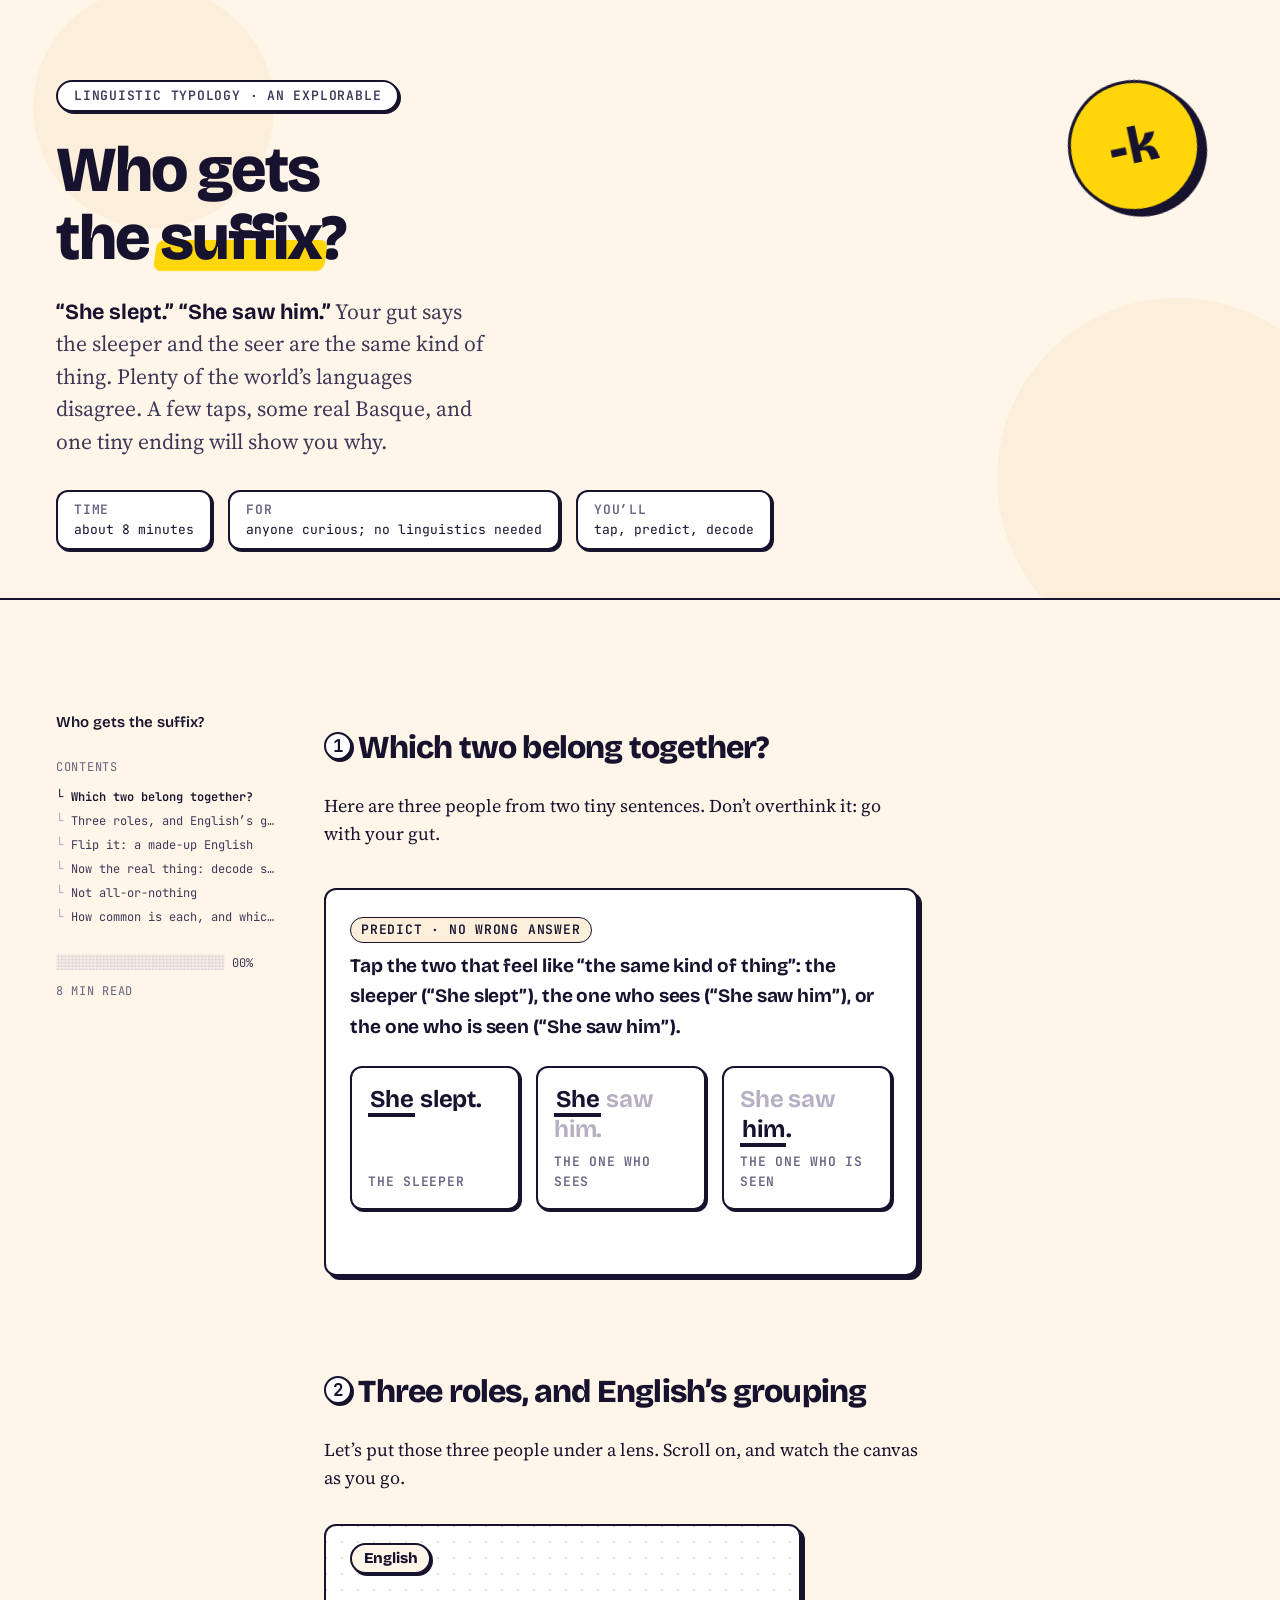
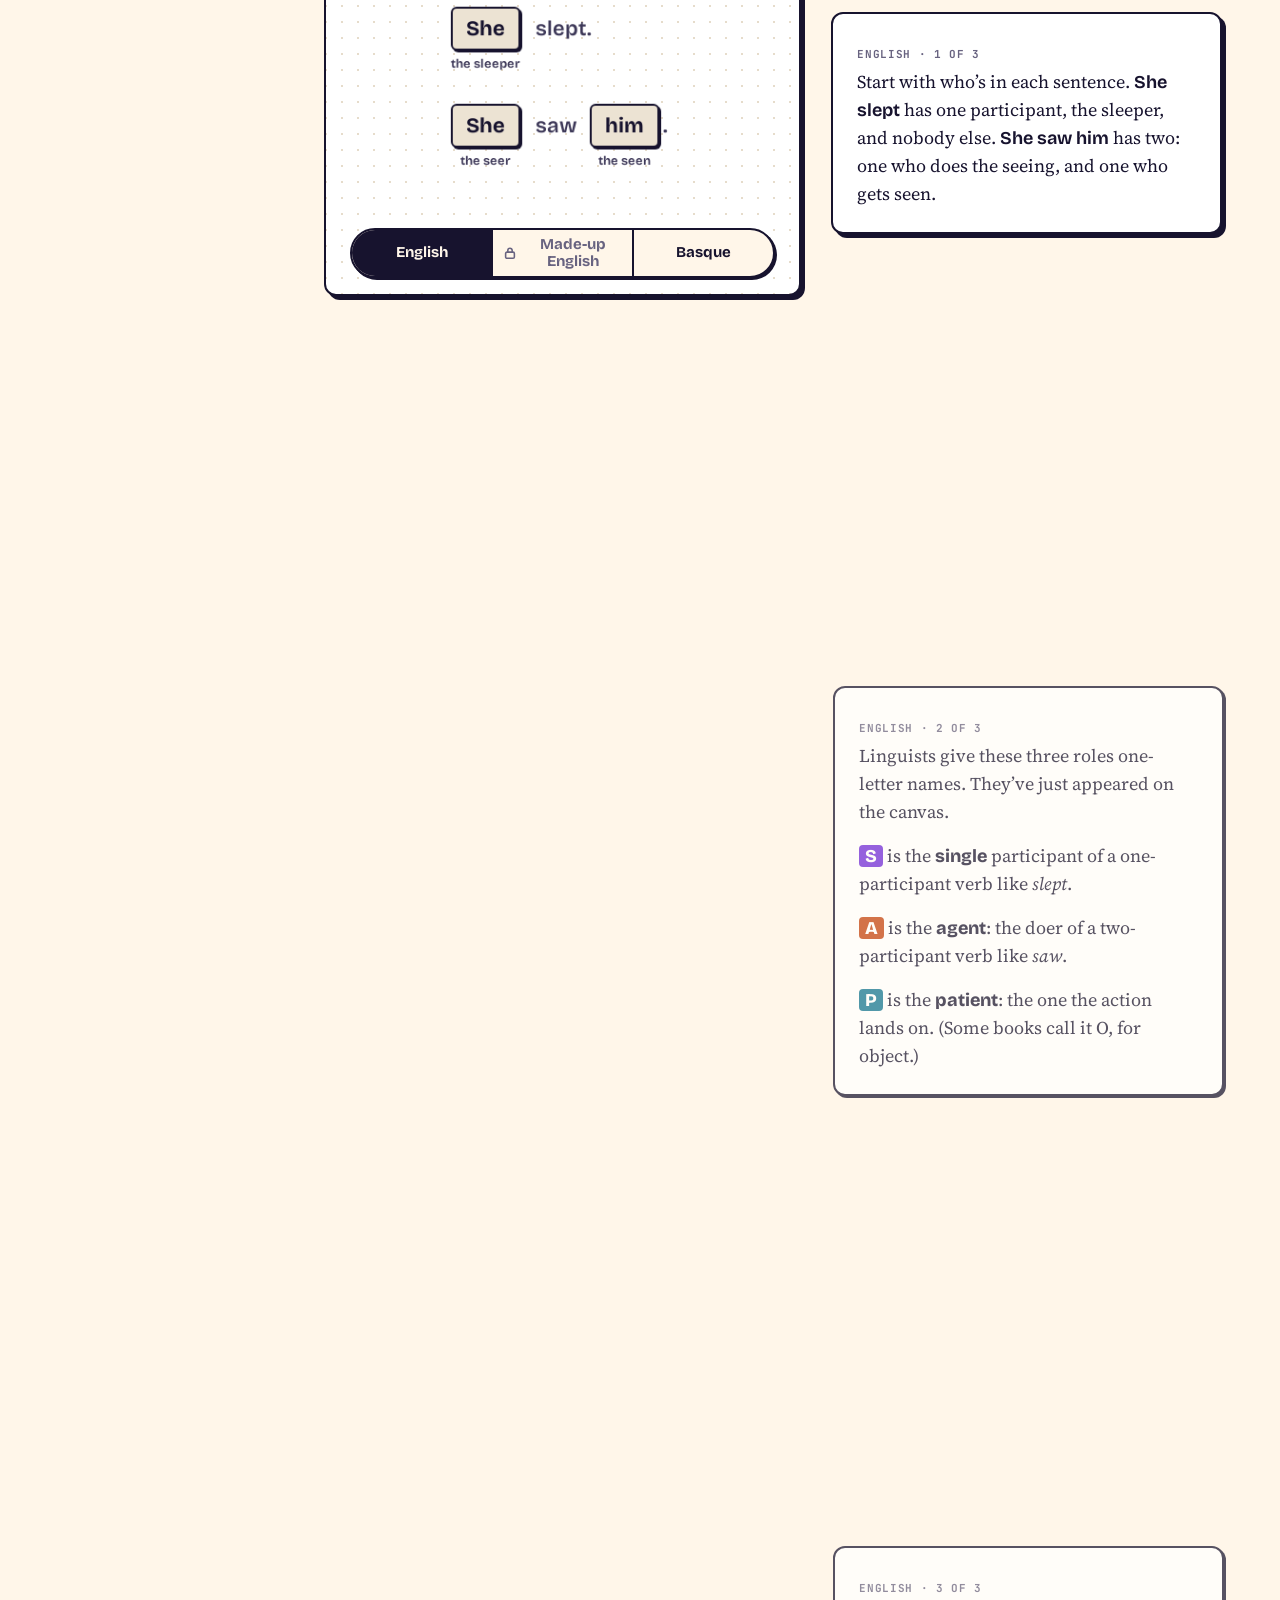
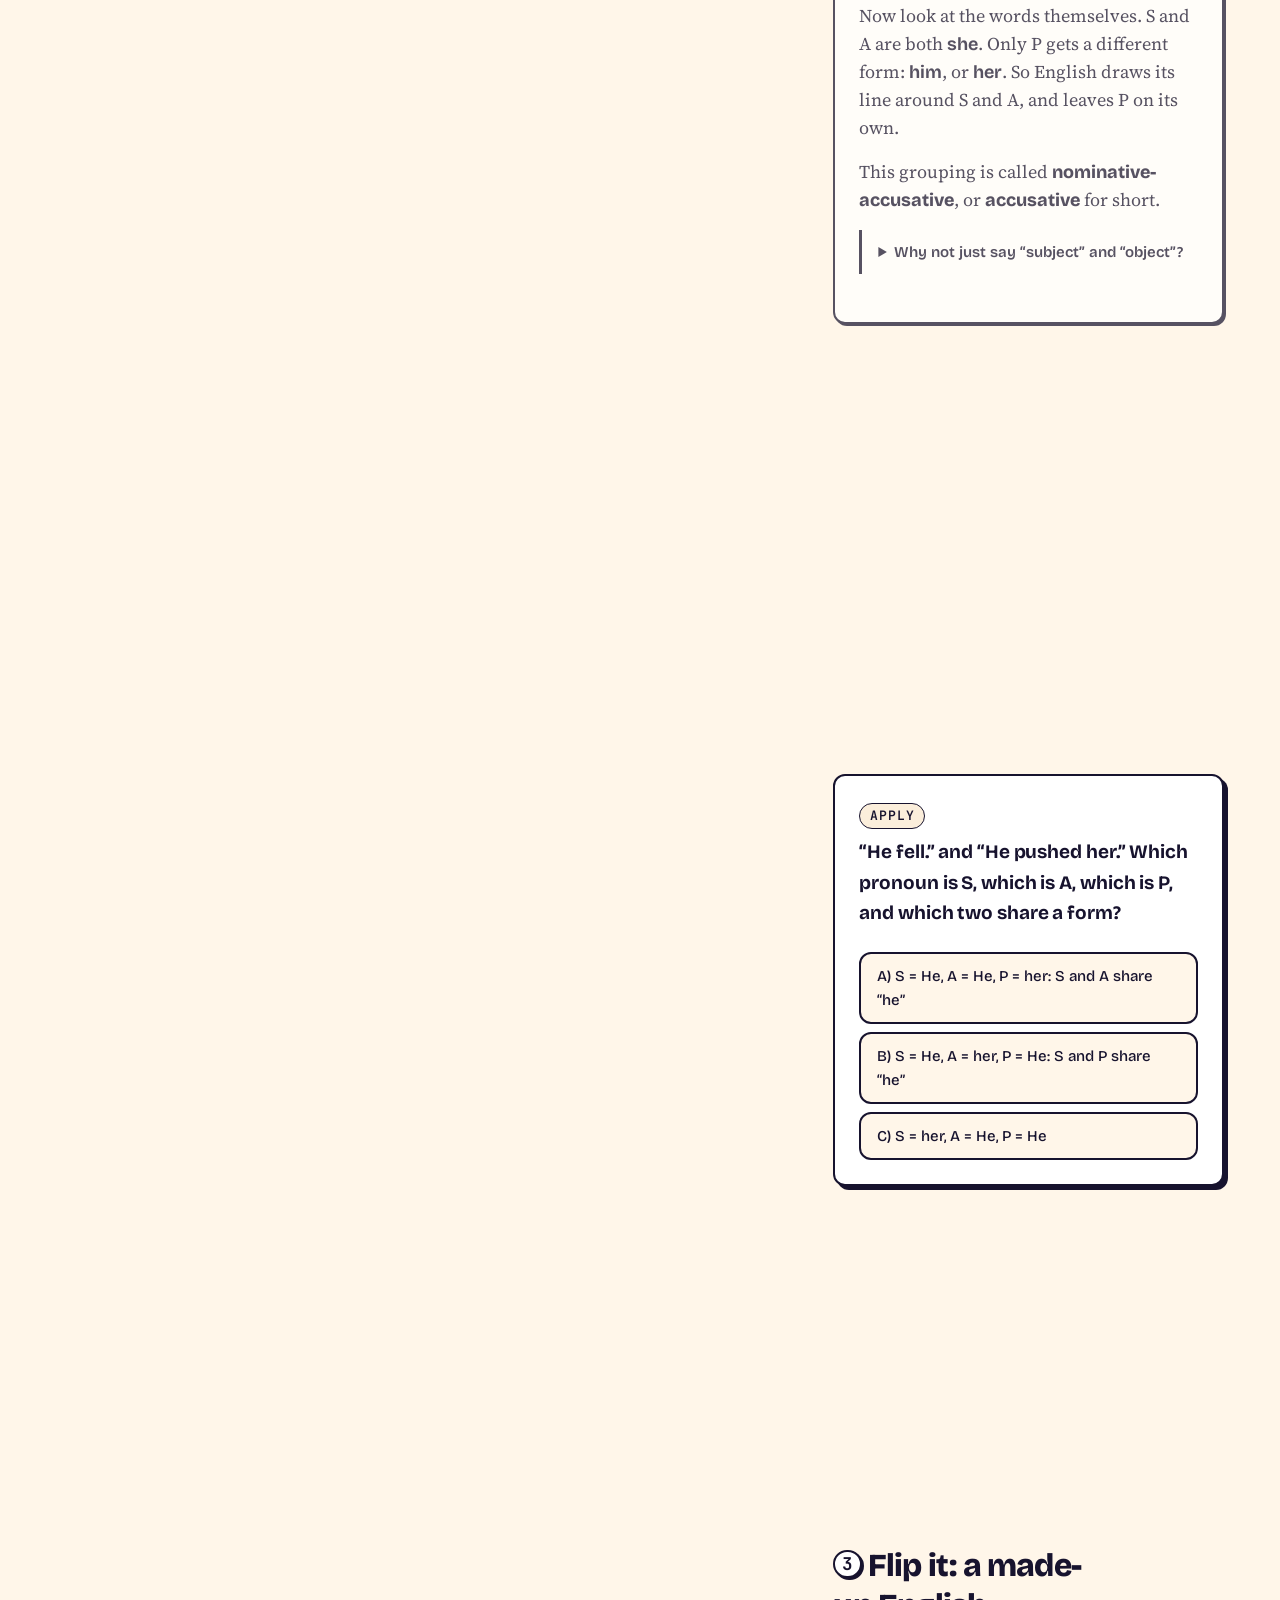
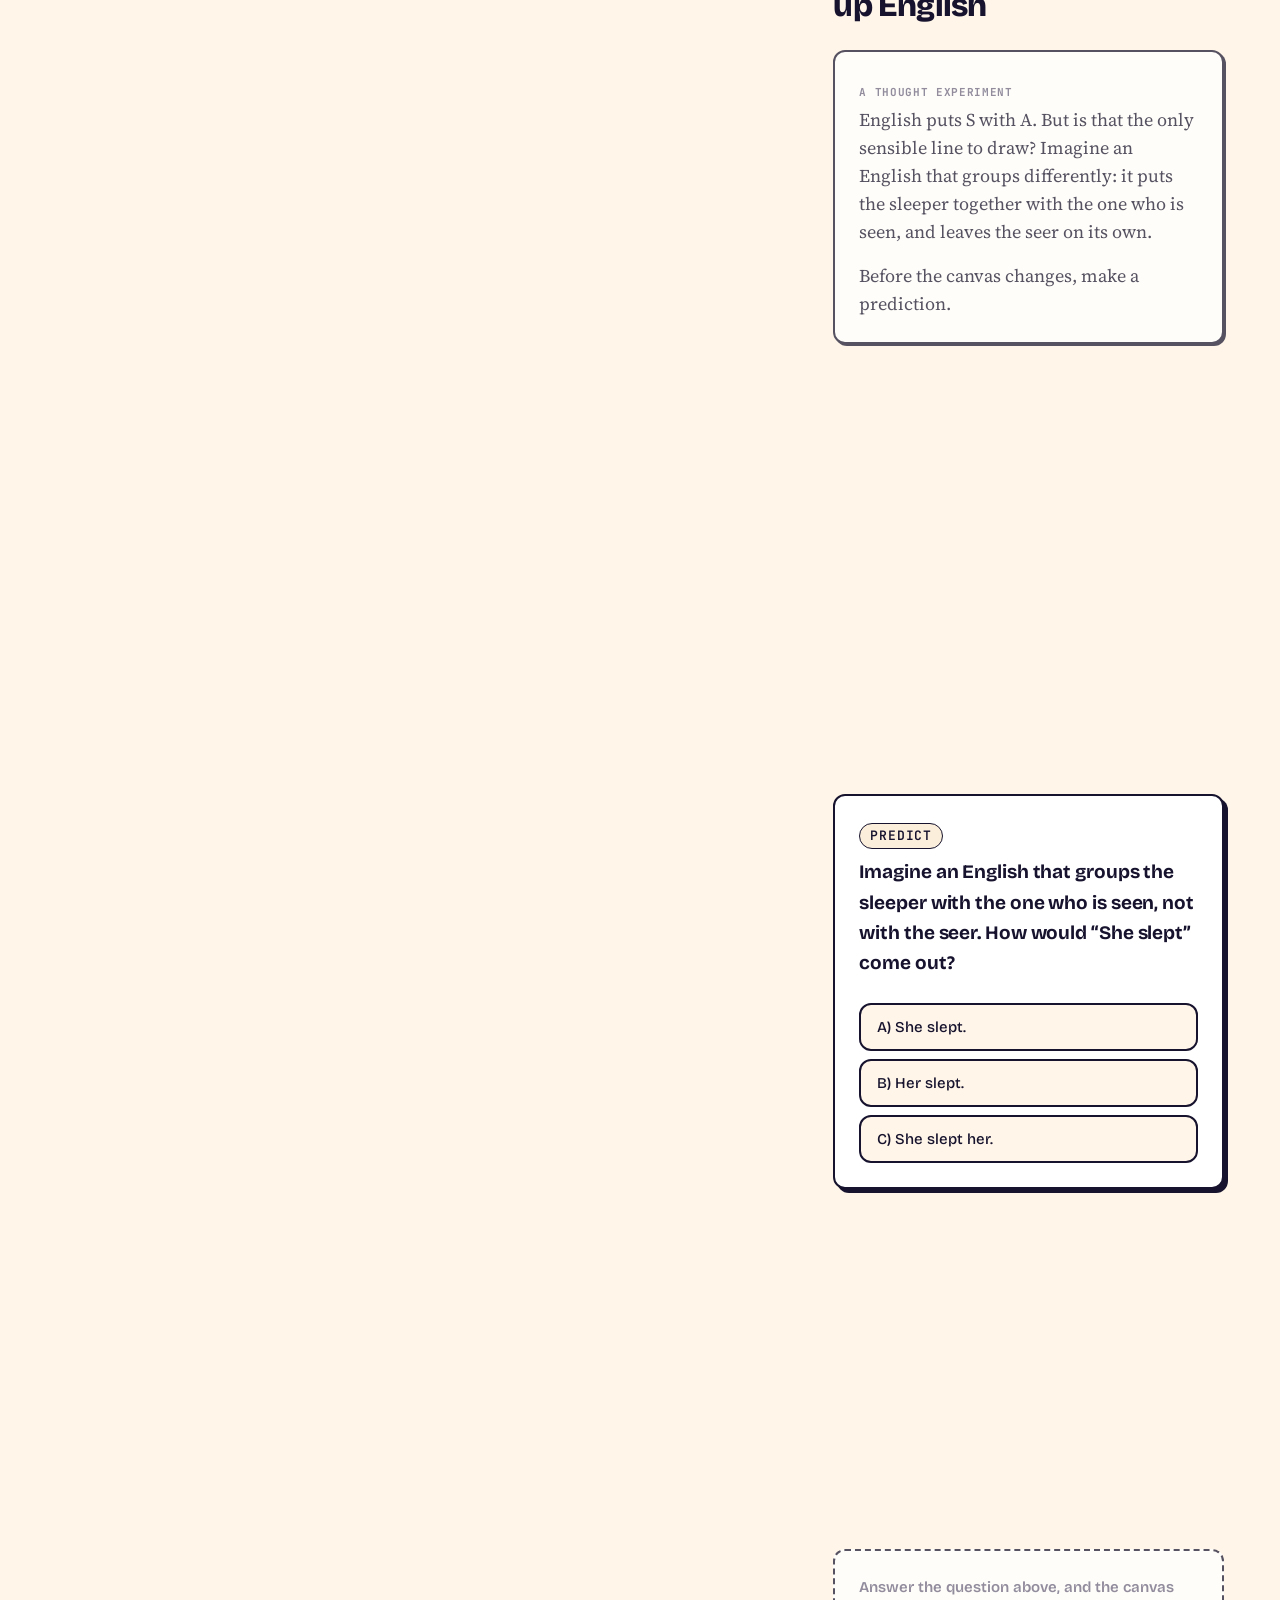
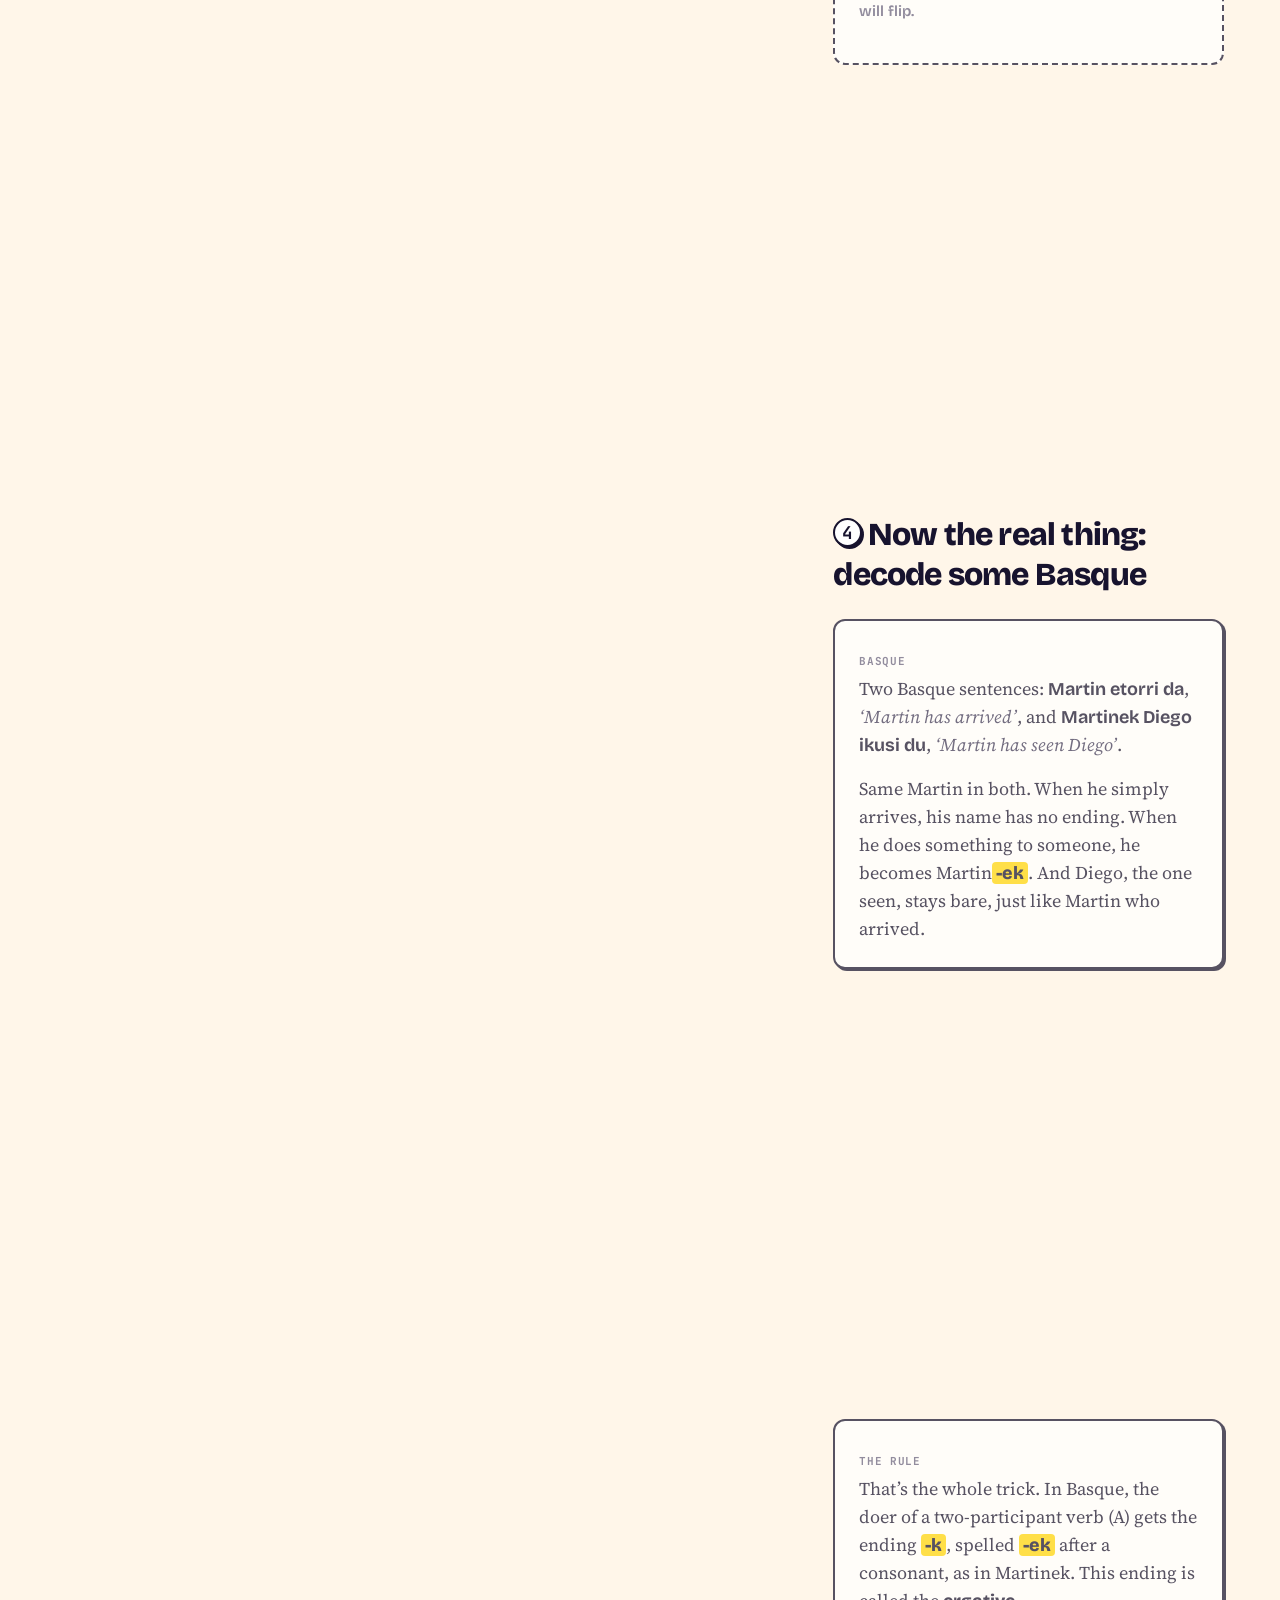
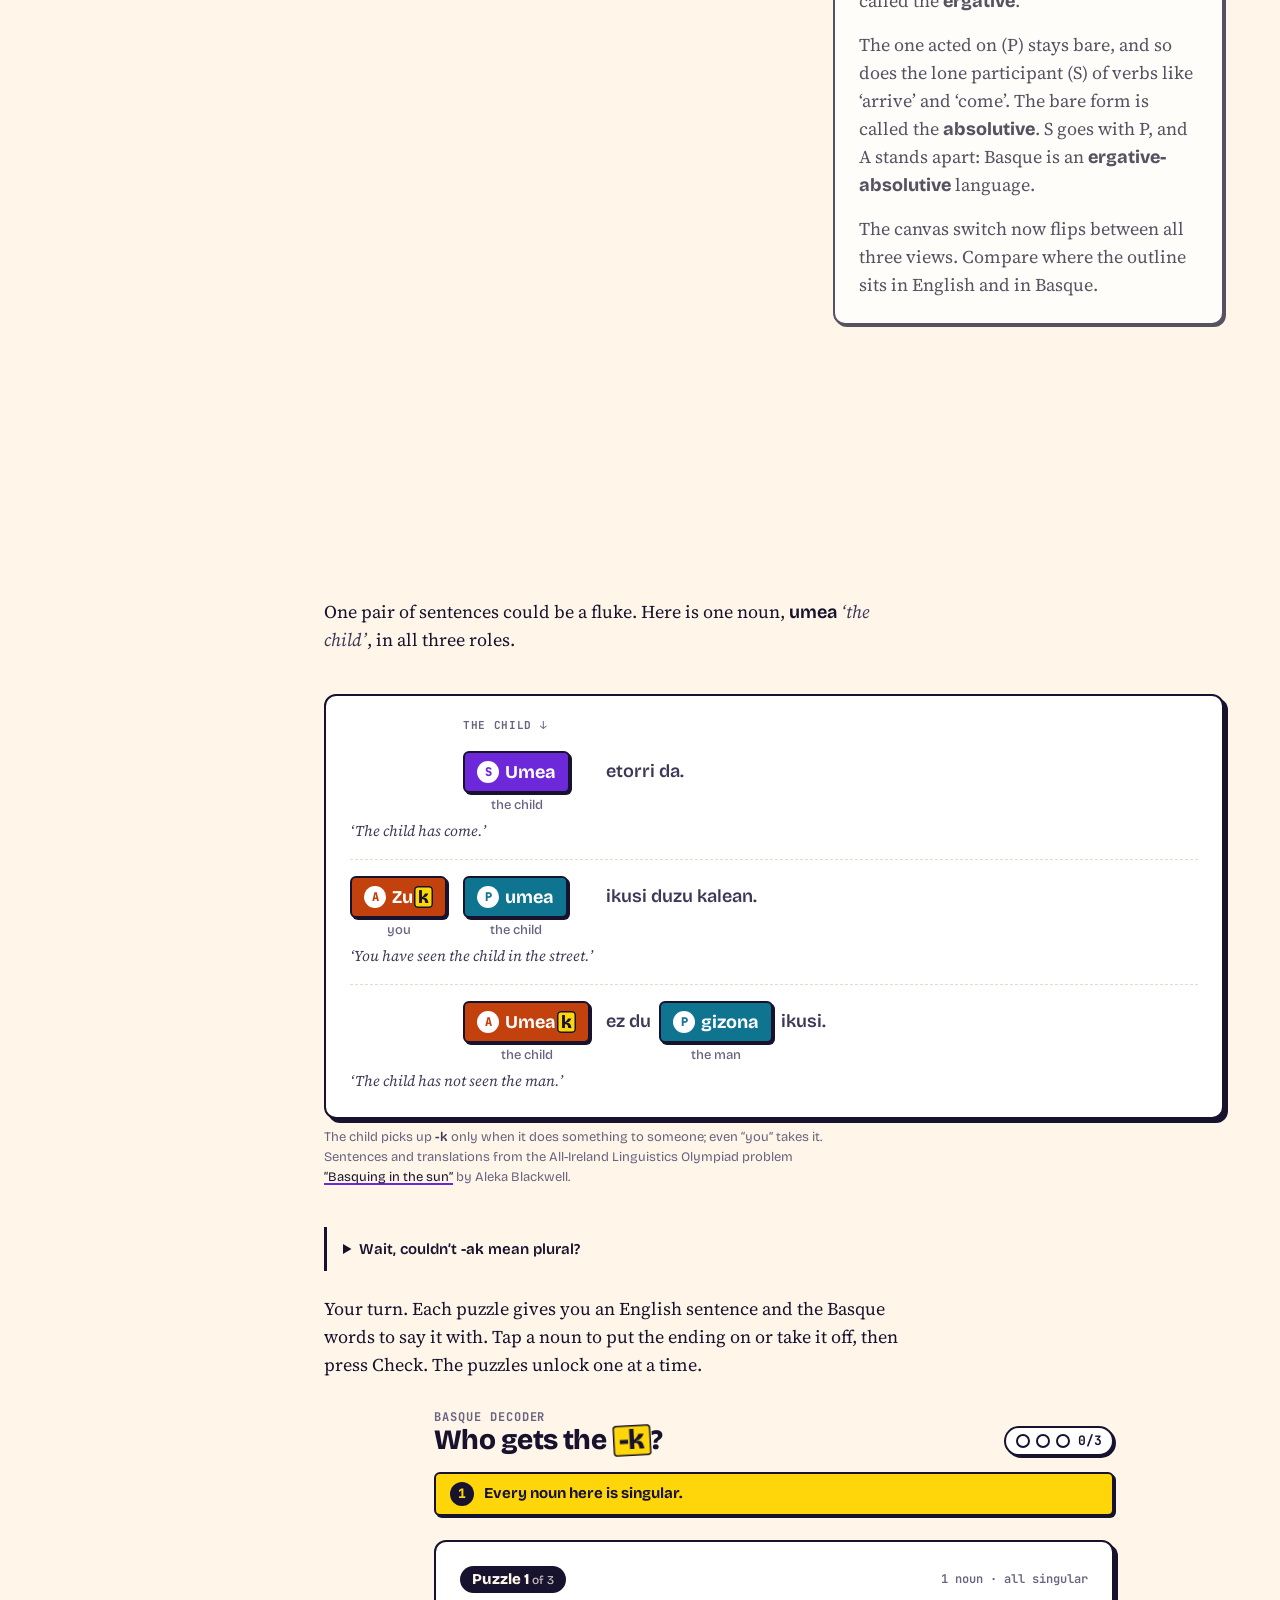
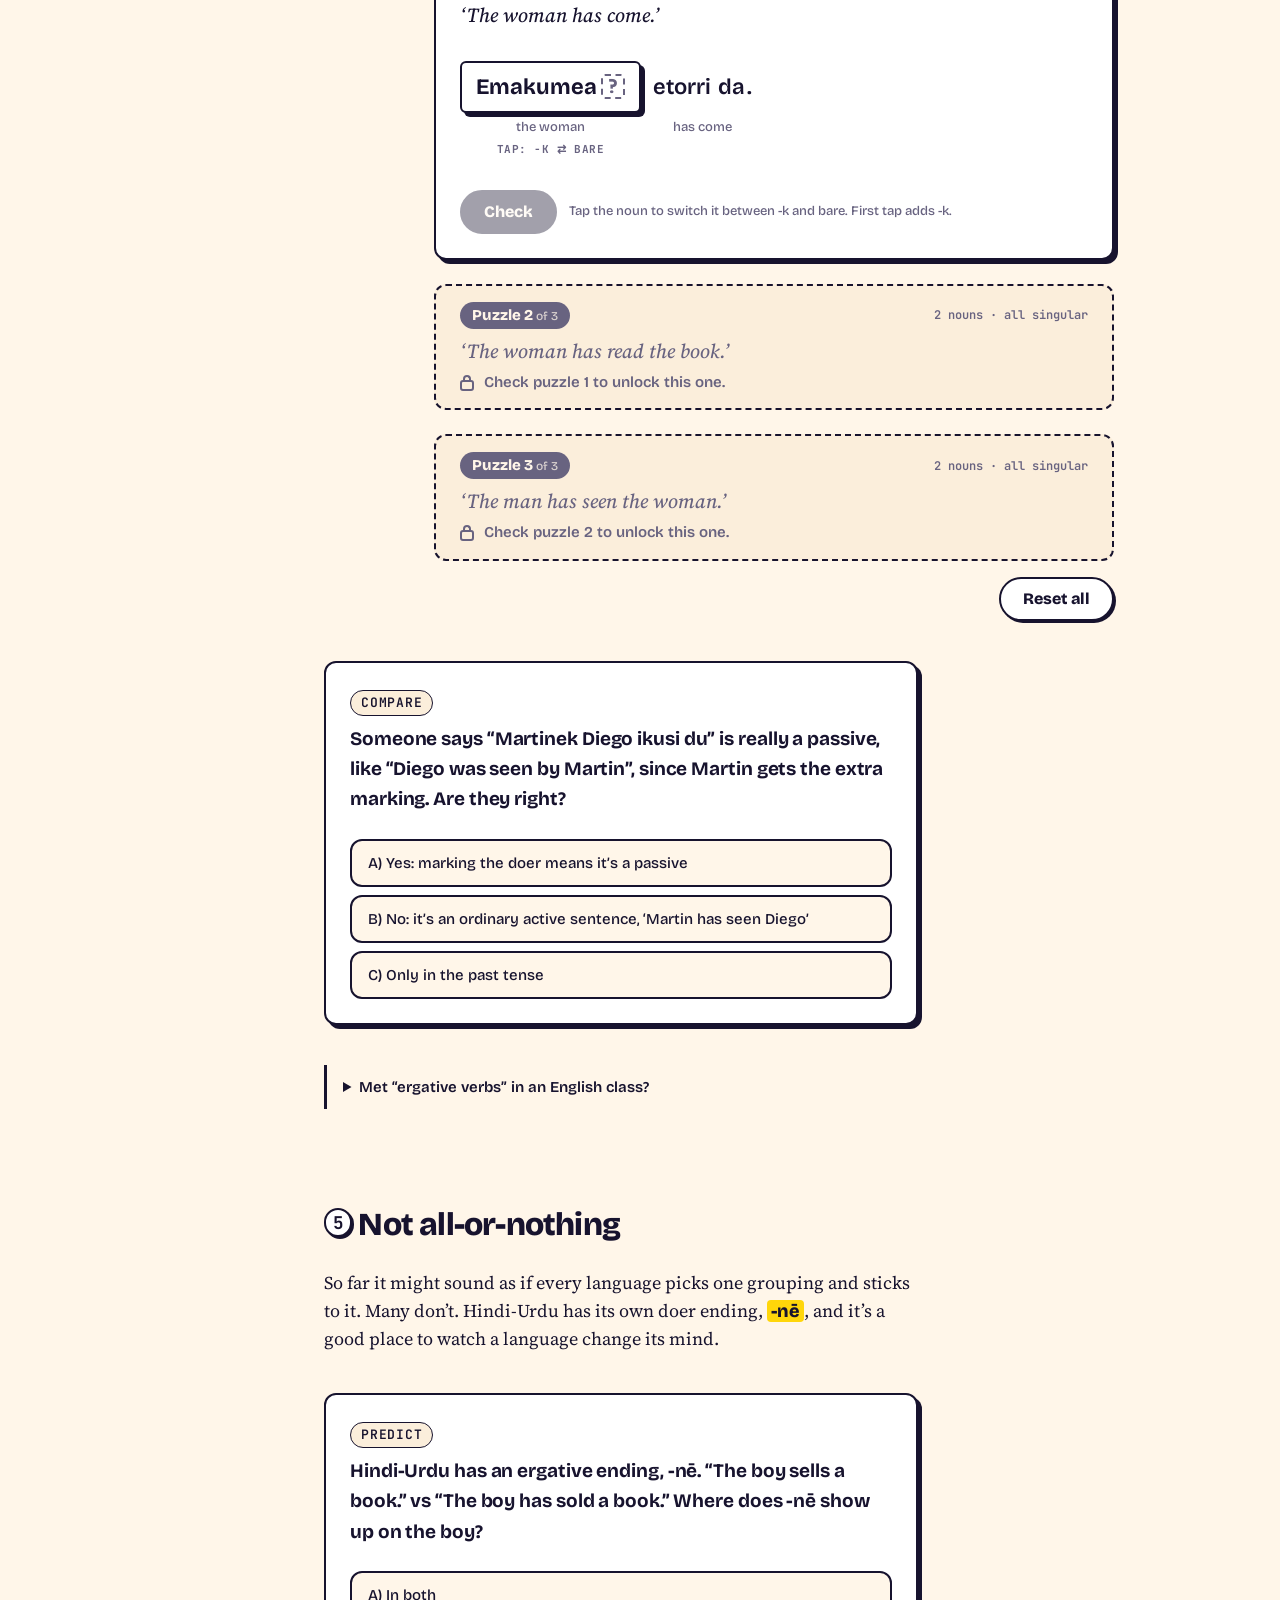
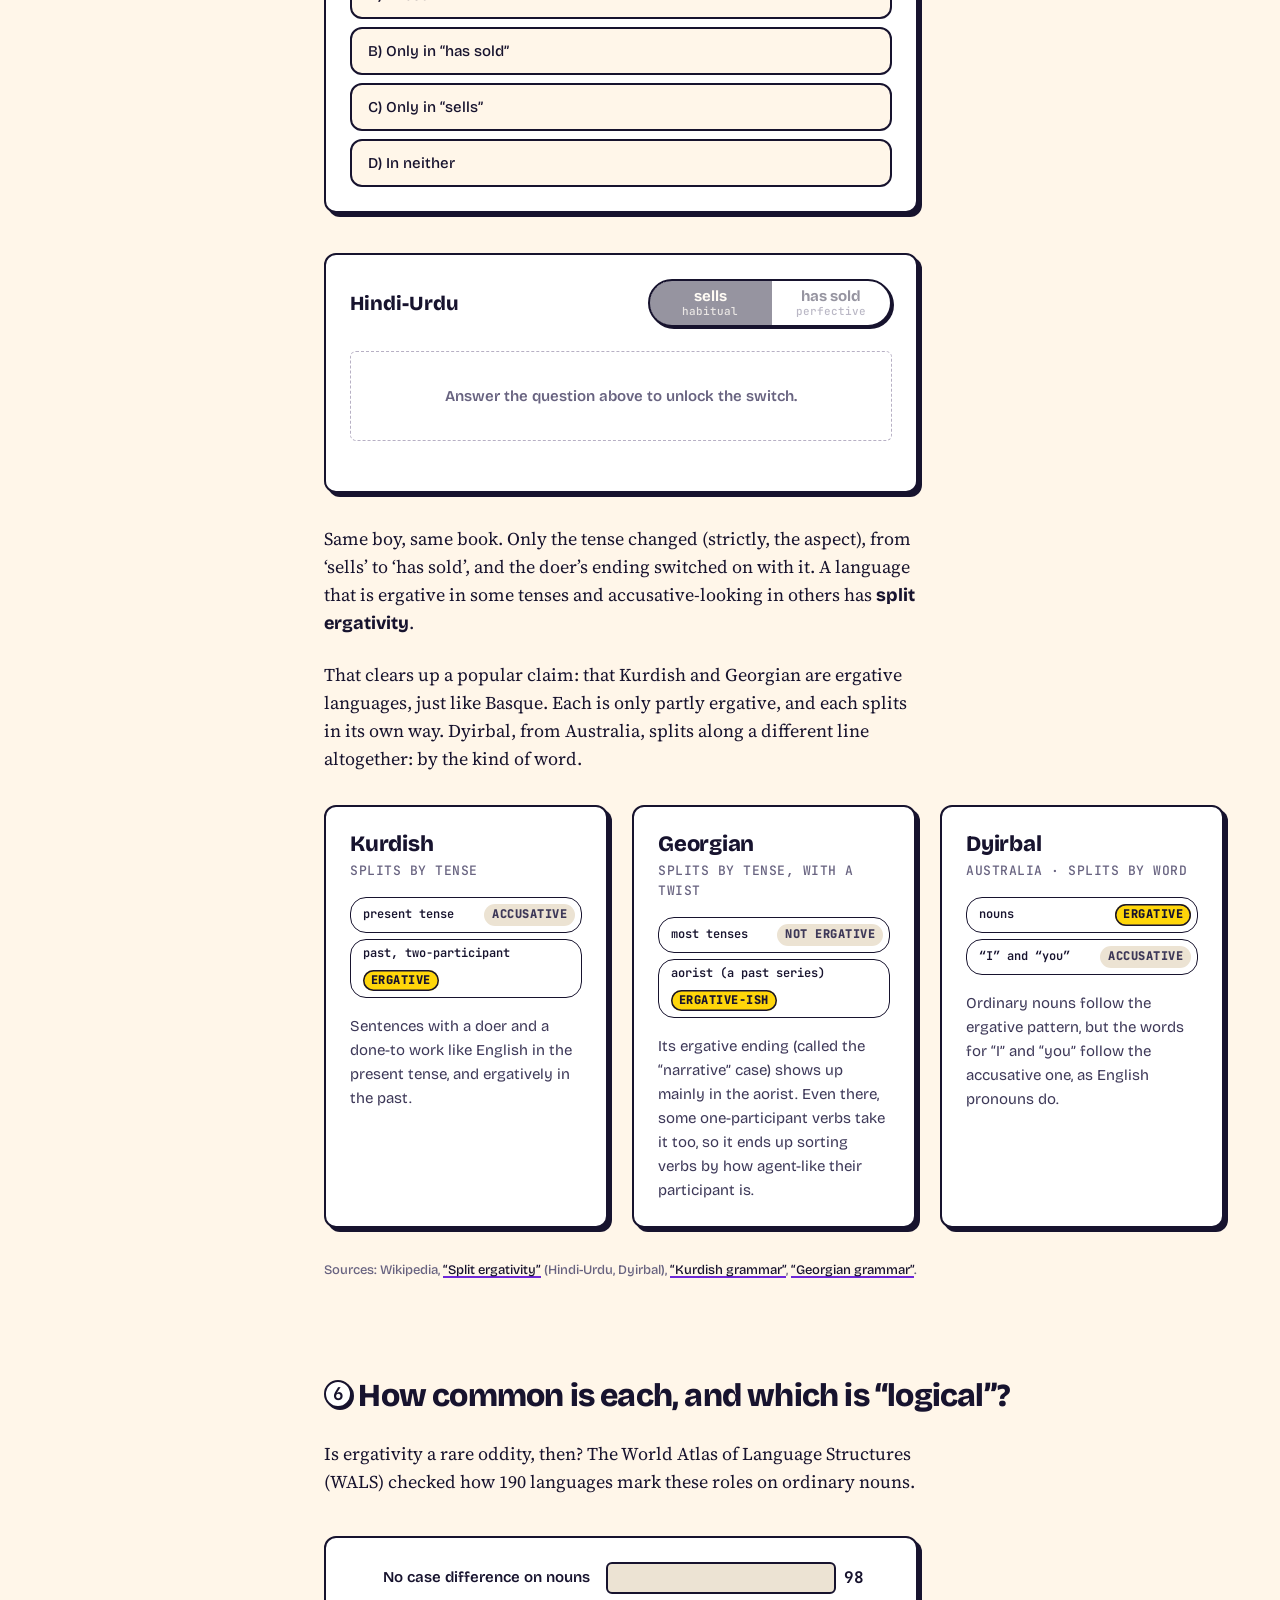
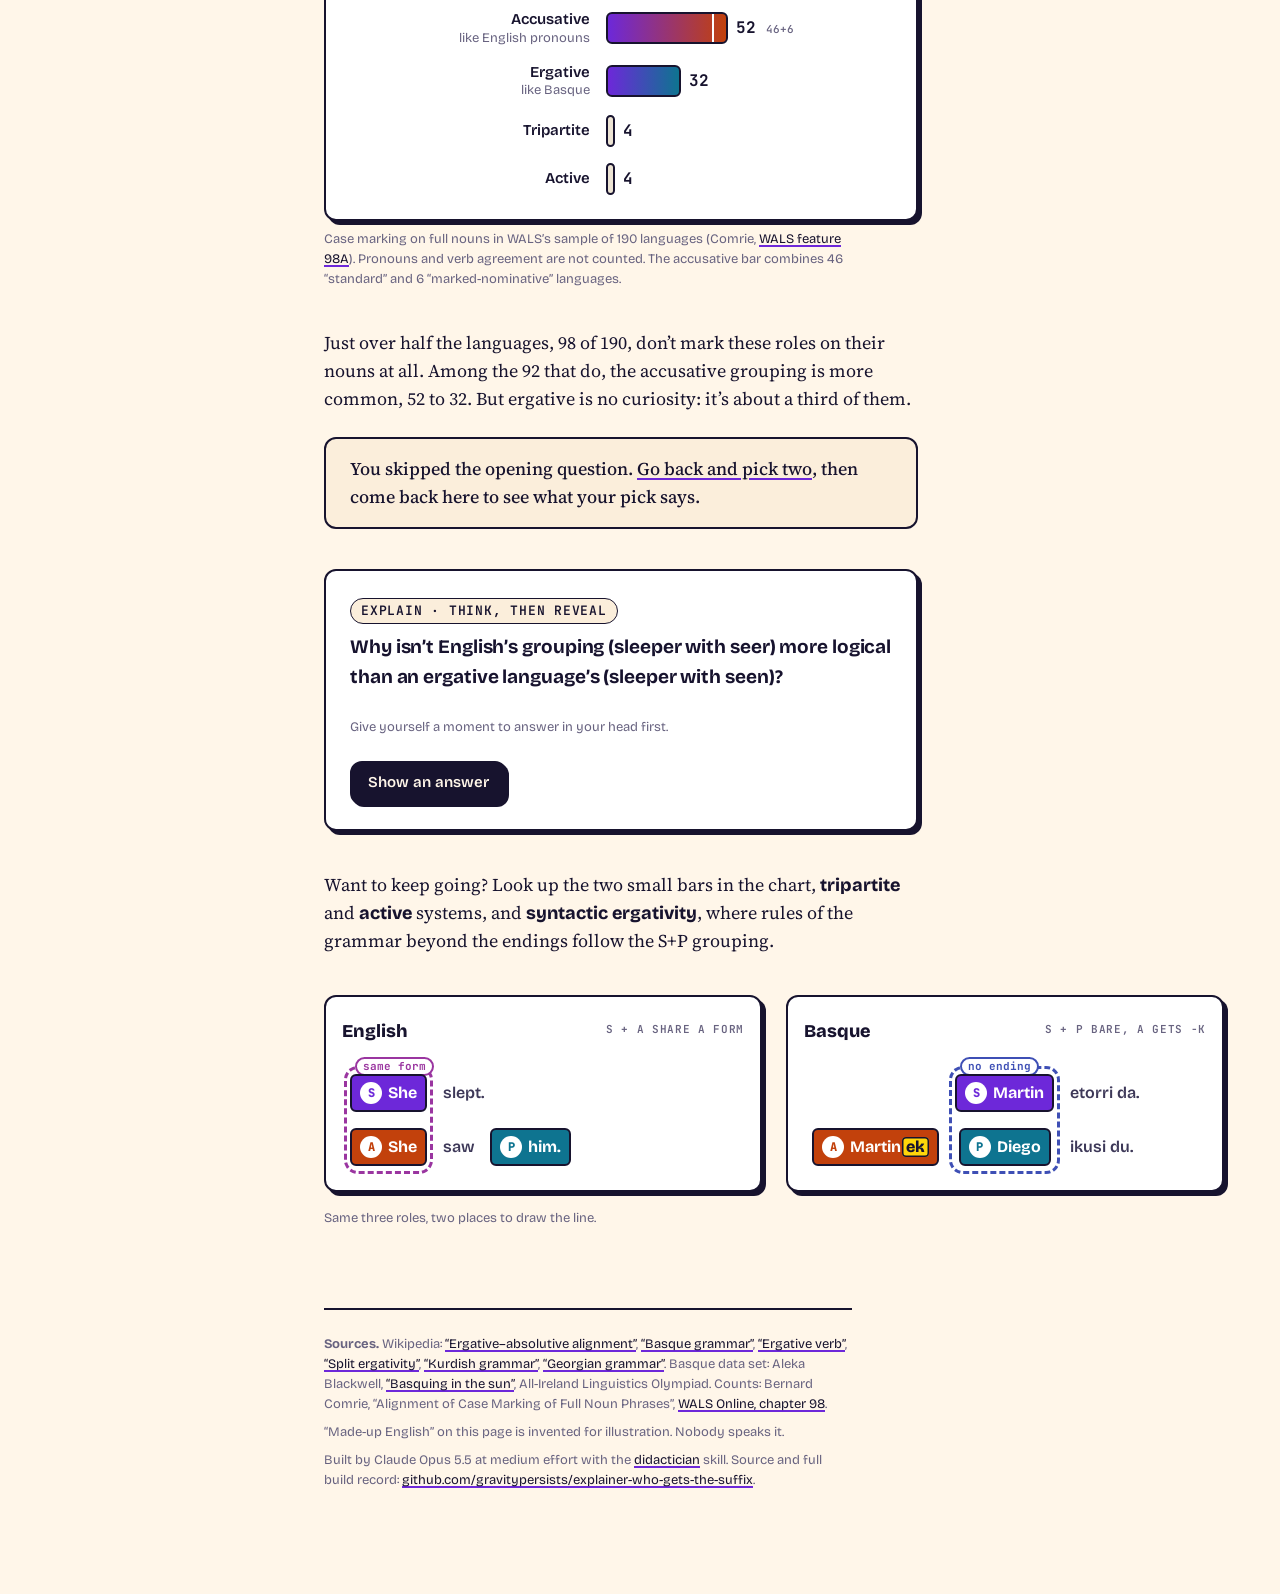
<file: site/index.html>
<!doctype html>
<html lang="en">
<head>
<meta charset="utf-8">
<meta name="viewport" content="width=device-width, initial-scale=1">
<title>Who Gets the Suffix?</title>
<meta name="description" content="An eight-minute explorable about how languages group the people in a sentence: why English treats the sleeper like the seer, and why many languages, Basque among them, group the lone participant with the one who is seen instead.">
<meta name="color-scheme" content="light dark">
<link rel="preconnect" href="https://fonts.googleapis.com">
<link rel="preconnect" href="https://fonts.gstatic.com" crossorigin>
<link rel="stylesheet" href="https://fonts.googleapis.com/css2?family=Bricolage+Grotesque:opsz,wght@12..96,400..800&family=JetBrains+Mono:wght@400;600;700;800&family=Source+Serif+4:ital,opsz,wght@0,8..60,400..700;1,8..60,400..700&display=swap">
<link rel="stylesheet" href="assets/tokens.css">
<link rel="stylesheet" href="assets/components.css">
<link rel="stylesheet" href="assets/page.css">
<link rel="stylesheet" href="widgets/w-alignment-lens/index.css">
<link rel="stylesheet" href="widgets/w-basque-decoder/index.css">
<link rel="stylesheet" href="widgets/w-split-switch/index.css">
</head>
<body class="d-body">

<header class="hero">
  <div class="hero-inner">
    <span class="d-kicker">Linguistic typology · an explorable</span>
    <h1>Who gets the <span class="hl" data-anim="flair" data-anim-autoplay="visible">suffix</span>?</h1>
    <p class="d-standfirst"><em>“She slept.”</em> <em>“She saw him.”</em> Your gut says the sleeper and the seer are the same kind of thing. Plenty of the world’s languages disagree. A few taps, some real Basque, and one tiny ending will show you why.</p>
    <div class="d-meta">
      <div><b>Time</b>about 8 minutes</div>
      <div><b>For</b>anyone curious; no linguistics needed</div>
      <div><b>You’ll</b>tap, predict, decode</div>
    </div>
    <div class="sticker" aria-hidden="true" data-anim="flair" data-anim-autoplay="visible">-k</div>
  </div>
</header>

<div class="d-page">
  <aside class="d-rail" data-toc data-minutes="8"></aside>
  <main class="d-main" id="main">
    <details class="d-toc-mobile" data-toc-mobile></details>

    <!-- s-01 ============================================================================ -->
    <section id="s-01" data-seg="s-01">
      <h2 id="which-two" data-num="1">Which two belong together?</h2>
      <p>Here are three people from two tiny sentences. Don’t overthink it: go with your gut.</p>

      <div class="d-check" data-check="k-01" data-kind="pair">
        <div class="d-check-kind">Predict · no wrong answer</div>
        <p class="d-check-prompt" id="k01-prompt">Tap the two that feel like “the same kind of thing”: the sleeper (“She slept”), the one who sees (“She saw him”), or the one who is seen (“She saw him”).</p>
        <div class="tiles-wrap">
          <svg class="lasso" aria-hidden="true"><path pathLength="1" d=""/><text></text></svg>
          <div class="tiles" role="group" aria-labelledby="k01-prompt">
            <button type="button" class="tile" data-pick="sleeper" aria-pressed="false">
              <span class="tile-sent"><mark>She</mark> slept.</span>
              <span class="tile-label">the sleeper</span>
              <span class="tile-pick">picked</span>
            </button>
            <button type="button" class="tile" data-pick="seer" aria-pressed="false">
              <span class="tile-sent"><mark>She</mark> <span class="tile-dim">saw him.</span></span>
              <span class="tile-label">the one who sees</span>
              <span class="tile-pick">picked</span>
            </button>
            <button type="button" class="tile" data-pick="seen" aria-pressed="false">
              <span class="tile-sent"><span class="tile-dim">She saw</span> <mark>him</mark>.</span>
              <span class="tile-label">the one who is seen</span>
              <span class="tile-pick">picked</span>
            </button>
          </div>
        </div>
        <div class="d-feedback" role="status" hidden>
          <span class="lead" id="k01-lead"></span>
          <p>No wrong answer here. Hold on to your pick. Many English speakers pick the sleeper and the seer, because English uses “she” for both. By the end you’ll meet languages whose grammar draws the line the other way, grouping the lone participant with the one who is seen.</p>
          <p class="k01-actions"><button type="button" class="linkbtn" data-k01-reset>Change my pick</button></p>
        </div>
      </div>
    </section>

    <!-- s-02 .. s-04 (entry): one sticky lens canvas, steps scroll beside / below it ========= -->
    <section id="s-02" data-seg="s-02">
      <h2 id="three-roles" data-num="2">Three roles, and English’s grouping</h2>
      <p>Let’s put those three people under a lens. Scroll on, and watch the canvas as you go.</p>
    </section>

    <div class="d-scrolly lens-scrolly d-wide" data-seg="s-02 s-03 s-04">
      <div class="d-scrolly-canvas lens-canvas">
        <div data-widget="w-alignment-lens" id="lens" data-state="english" data-step="1" data-unlocked="english"
             role="region" aria-label="Alignment lens: which roles share a form"></div>
      </div>

      <div class="d-scrolly-steps">
        <div class="d-step" data-lens-state="english" data-lens-step="1">
          <span class="step-tag">English · 1 of 3</span>
          <p>Start with who’s in each sentence. <span class="ex">She slept</span> has one participant, the sleeper, and nobody else. <span class="ex">She saw him</span> has two: one who does the seeing, and one who gets seen.</p>
        </div>

        <div class="d-step" data-lens-state="english" data-lens-step="2">
          <span class="step-tag">English · 2 of 3</span>
          <p>Linguists give these three roles one-letter names. They’ve just appeared on the canvas.</p>
          <p><span class="role-key s">S</span> is the <strong>single</strong> participant of a one-participant verb like <em>slept</em>.</p>
          <p><span class="role-key a">A</span> is the <strong>agent</strong>: the doer of a two-participant verb like <em>saw</em>.</p>
          <p><span class="role-key p">P</span> is the <strong>patient</strong>: the one the action lands on. (Some books call it O, for object.)</p>
        </div>

        <div class="d-step" data-lens-state="english" data-lens-step="3">
          <span class="step-tag">English · 3 of 3</span>
          <p>Now look at the words themselves. S and A are both <span class="ex">she</span>. Only P gets a different form: <span class="ex">him</span>, or <span class="ex">her</span>. So English draws its line around S and A, and leaves P on its own.</p>
          <p>This grouping is called <strong>nominative-accusative</strong>, or <strong>accusative</strong> for short.</p>
          <details class="d-more">
            <summary>Why not just say “subject” and “object”?</summary>
            <div>
              <p>Because “subject” already bundles S and A together, and that bundle is exactly what this page puts on trial. Three separate letters let us ask which two a language groups.</p>
              <p>Also, English shows the grouping in its word forms only on pronouns. A noun like <span class="ex">the man</span> looks the same whether he sleeps, sees, or is seen.</p>
            </div>
          </details>
        </div>

        <div class="d-check" data-check="k-02" data-kind="mc">
          <div class="d-check-kind">Apply</div>
          <p class="d-check-prompt">“He fell.” and “He pushed her.” Which pronoun is S, which is A, which is P, and which two share a form?</p>
          <div class="d-options" role="group" aria-label="Answer options">
            <button type="button" class="d-option" data-correct data-lead="Yes: A.">A) S = He, A = He, P = her: S and A share “he”<span class="tick"></span></button>
            <button type="button" class="d-option" data-lead="Not quite. It’s A.">B) S = He, A = her, P = He: S and P share “he”<span class="tick"></span></button>
            <button type="button" class="d-option" data-lead="Not quite. It’s A, and “her” isn’t even in the falling sentence.">C) S = her, A = He, P = He<span class="tick"></span></button>
          </div>
          <div class="d-feedback" role="status" hidden></div>
          <template class="fb"><p>“Fell” has one participant, so “He” is S. In “pushed”, the pusher “He” is A and the pushed “her” is P. English gives S and A the same form (“he”) and P a different one (“her”). That is accusative alignment. B swaps the doer and the one acted on: the role comes from who does what, not from word order or position alone.</p></template>
        </div>

        <h2 id="s-03" data-num="3">Flip it: a made-up English</h2>

        <div class="d-step" data-lens-state="english" data-lens-step="3">
          <span class="step-tag">A thought experiment</span>
          <p>English puts S with A. But is that the only sensible line to draw? Imagine an English that groups differently: it puts the sleeper together with the one who is seen, and leaves the seer on its own.</p>
          <p>Before the canvas changes, make a prediction.</p>
        </div>

        <div class="d-check" data-check="k-03" data-kind="mc" data-unlocks="ergative-english">
          <div class="d-check-kind">Predict</div>
          <p class="d-check-prompt">Imagine an English that groups the sleeper with the one who is seen, not with the seer. How would “She slept” come out?</p>
          <div class="d-options" role="group" aria-label="Answer options">
            <button type="button" class="d-option" data-lead="That’s real English, not the flipped one. The answer is B.">A) She slept.<span class="tick"></span></button>
            <button type="button" class="d-option" data-correct data-lead="Yes: B.">B) Her slept.<span class="tick"></span></button>
            <button type="button" class="d-option" data-lead="Not quite. The answer is B.">C) She slept her.<span class="tick"></span></button>
          </div>
          <div class="d-feedback" role="status" hidden></div>
          <template class="fb"><p>If the sleeper is grouped with the one who is seen, the sleeper takes the seen one’s form: “her”. A is real English, which groups the sleeper with the seer. C adds a second participant, so it is no longer the lone-sleeper sentence. Real ergative languages usually don’t swap pronouns like this. They mark the doer with an extra ending, as the next section shows.</p></template>
        </div>

        <div class="d-step" data-lens-state="ergative-english" data-lens-step="3" data-lens-gate="k-03">
          <p class="step-locked">Answer the question above, and the canvas will flip.</p>
          <div class="step-body">
            <span class="step-tag">Made-up English</span>
            <p>The outline jumped. In this English the sleeper takes the object form, the one P gets: <span class="ex">Her slept</span>. Now S and P share a form, and A, the seer, is the odd one out.</p>
            <p>Use the switch on the canvas to flip between the two Englishes. Same three roles; only the grouping moved.</p>
            <p>Nobody speaks this English. Real languages that group S with P don’t usually reshuffle pronouns like this. They leave S and P bare, and give the doer an extra ending. Here’s one.</p>
          </div>
        </div>

        <h2 id="s-04" data-num="4">Now the real thing: decode some Basque</h2>

        <div class="d-step" data-lens-state="basque" data-lens-step="3">
          <span class="step-tag">Basque</span>
          <p>Two Basque sentences: <span class="ex">Martin etorri da</span>, <span class="tr">‘Martin has arrived’</span>, and <span class="ex">Martinek Diego ikusi du</span>, <span class="tr">‘Martin has seen Diego’</span>.</p>
          <p>Same Martin in both. When he simply arrives, his name has no ending. When he does something to someone, he becomes Martin<span class="erg-inline">-ek</span>. And Diego, the one seen, stays bare, just like Martin who arrived.</p>
        </div>

        <div class="d-step" data-lens-state="basque" data-lens-step="3">
          <span class="step-tag">The rule</span>
          <p>That’s the whole trick. In Basque, the doer of a two-participant verb (A) gets the ending <span class="erg-inline">-k</span>, spelled <span class="erg-inline">-ek</span> after a consonant, as in Martinek. This ending is called the <strong>ergative</strong>.</p>
          <p>The one acted on (P) stays bare, and so does the lone participant (S) of verbs like ‘arrive’ and ‘come’. The bare form is called the <strong>absolutive</strong>. S goes with P, and A stands apart: Basque is an <strong>ergative-absolutive</strong> language.</p>
          <p>The canvas switch now flips between all three views. Compare where the outline sits in English and in Basque.</p>
        </div>
      </div>
    </div>

    <div data-seg="s-04">
      <p>One pair of sentences could be a fluke. Here is one noun, <span class="ex">umea</span> <span class="tr">‘the child’</span>, in all three roles.</p>

      <figure class="d-figure d-wide" id="f-umea">
        <div class="card umea" role="img" aria-label="Three Basque sentences. Umea etorri da, the child has come: umea is S, no ending. Zuk umea ikusi duzu kalean, you have seen the child in the street: zuk is A with -k, umea is P, no ending. Umeak ez du gizona ikusi, the child has not seen the man: umeak is A with -k, gizona is P, no ending.">
          <div class="umea-row">
            <div class="umea-col-head"></div><div class="umea-col-head">the child ↓</div><div class="umea-col-head"></div>
          </div>
          <div class="umea-row">
            <div class="c"></div>
            <div class="c"><span class="chip chip--s"><span class="chip-word"><span class="chip-role">S</span>Umea</span><span class="chip-gloss">the child</span></span></div>
            <div class="c c-rest"><span class="word">etorri da.</span></div>
            <div class="umea-tr">‘The child has come.’</div>
          </div>
          <div class="umea-row">
            <div class="c"><span class="chip chip--a"><span class="chip-word"><span class="chip-role">A</span><span>Zu<span class="erg">k</span></span></span><span class="chip-gloss">you</span></span></div>
            <div class="c"><span class="chip chip--p"><span class="chip-word"><span class="chip-role">P</span>umea</span><span class="chip-gloss">the child</span></span></div>
            <div class="c c-rest"><span class="word">ikusi duzu kalean.</span></div>
            <div class="umea-tr">‘You have seen the child in the street.’</div>
          </div>
          <div class="umea-row">
            <div class="c"></div>
            <div class="c"><span class="chip chip--a"><span class="chip-word"><span class="chip-role">A</span><span>Umea<span class="erg">k</span></span></span><span class="chip-gloss">the child</span></span></div>
            <div class="c c-rest"><span class="word">ez du</span><span class="chip chip--p"><span class="chip-word"><span class="chip-role">P</span>gizona</span><span class="chip-gloss">the man</span></span><span class="word">ikusi.</span></div>
            <div class="umea-tr">‘The child has not seen the man.’</div>
          </div>
        </div>
        <figcaption>The child picks up <b>-k</b> only when it does something to someone; even “you” takes it. Sentences and translations from the All-Ireland Linguistics Olympiad problem <a href="https://ailo.adaptcentre.ie/wp-content/uploads/2020/04/Basqing-in-the-Sun.pdf">“Basquing in the sun”</a> by Aleka Blackwell.</figcaption>
      </figure>

      <details class="d-more">
        <summary>Wait, couldn’t <span class="ex">-ak</span> mean plural?</summary>
        <div>
          <p>Good catch, and it’s a real trap. The <span class="ex">-a</span> on these nouns works like “the”. Add the doer’s <span class="ex">-k</span> and you get <span class="ex">gizonak</span>, ‘the man’ as a doer. But <span class="ex">gizonak</span> is also how Basque says ‘the men’ in the plain, unmarked form. Only the rest of the sentence tells you which one you’re looking at.</p>
          <p>That’s why the puzzles below promise that every noun is singular.</p>
        </div>
      </details>

      <p>Your turn. Each puzzle gives you an English sentence and the Basque words to say it with. Tap a noun to put the ending on or take it off, then press Check. The puzzles unlock one at a time.</p>

      <div data-widget="w-basque-decoder" id="decoder" class="d-wide" role="region" aria-label="Basque decoder: choose which nouns take -k"></div>

      <div class="d-check" data-check="k-06" data-kind="mc">
        <div class="d-check-kind">Compare</div>
        <p class="d-check-prompt">Someone says “Martinek Diego ikusi du” is really a passive, like “Diego was seen by Martin”, since Martin gets the extra marking. Are they right?</p>
        <div class="d-options" role="group" aria-label="Answer options">
          <button type="button" class="d-option" data-lead="Tempting, but no. The answer is B.">A) Yes: marking the doer means it’s a passive<span class="tick"></span></button>
          <button type="button" class="d-option" data-correct data-lead="Right: B.">B) No: it’s an ordinary active sentence, ‘Martin has seen Diego’<span class="tick"></span></button>
          <button type="button" class="d-option" data-lead="Not quite. The answer is B.">C) Only in the past tense<span class="tick"></span></button>
        </div>
        <div class="d-feedback" role="status" hidden></div>
        <template class="fb"><p>It’s the normal way to say “Martin has seen Diego”. In an English passive the doer is optional and demoted (“Diego was seen”). In Basque, -k is simply what every transitive doer wears. Linguists do note a resemblance between ergative patterns and passives, which is why A is tempting, but the Basque sentence is active. C mixes in split ergativity, which is coming up next and isn’t how Basque works.</p></template>
      </div>

      <details class="d-more">
        <summary>Met “ergative verbs” in an English class?</summary>
        <div>
          <p>Some English grammar books call verbs like <em>break</em> “ergative verbs”, because they work both ways: <span class="ex">it broke the window</span> and <span class="ex">the window broke</span>. That’s a different use of the same word, and linguists haven’t settled on one name for those verbs.</p>
          <p>Having verbs like <em>break</em> doesn’t make English ergative. On this page, “ergative” means an ending that the doer of a two-participant verb wears, as in Basque.</p>
        </div>
      </details>
    </div>

    <!-- s-05 ============================================================================ -->
    <section id="s-05" data-seg="s-05">
      <h2 id="not-all-or-nothing" data-num="5">Not all-or-nothing</h2>
      <p>So far it might sound as if every language picks one grouping and sticks to it. Many don’t. Hindi-Urdu has its own doer ending, <span class="erg-inline">-nē</span>, and it’s a good place to watch a language change its mind.</p>

      <div class="d-check" data-check="k-07" data-kind="mc" data-unlocks="split-switch">
        <div class="d-check-kind">Predict</div>
        <p class="d-check-prompt">Hindi-Urdu has an ergative ending, -nē. “The boy sells a book.” vs “The boy has sold a book.” Where does -nē show up on the boy?</p>
        <div class="d-options" role="group" aria-label="Answer options">
          <button type="button" class="d-option" data-lead="Not quite. The answer is B.">A) In both<span class="tick"></span></button>
          <button type="button" class="d-option" data-correct data-lead="Yes: B.">B) Only in “has sold”<span class="tick"></span></button>
          <button type="button" class="d-option" data-lead="Not quite. The answer is B.">C) Only in “sells”<span class="tick"></span></button>
          <button type="button" class="d-option" data-lead="Not quite. The answer is B.">D) In neither<span class="tick"></span></button>
        </div>
        <div class="d-feedback" role="status" hidden></div>
        <template class="fb"><p>Hindi-Urdu marks the agent with -nē only in the perfective (“has sold”). In “sells” the boy is unmarked, as in an accusative language. One language, two alignments, switched by tense/aspect: split ergativity. If you chose A, you assumed a language is either ergative or not. Many are ergative only part of the time.</p><p>Now try the switch below.</p></template>
      </div>

      <div data-widget="w-split-switch" id="split-switch" class="card" role="region" aria-label="Hindi-Urdu tense switch"></div>

      <p>Same boy, same book. Only the tense changed (strictly, the aspect), from ‘sells’ to ‘has sold’, and the doer’s ending switched on with it. A language that is ergative in some tenses and accusative-looking in others has <strong>split ergativity</strong>.</p>
      <p>That clears up a popular claim: that Kurdish and Georgian are ergative languages, just like Basque. Each is only partly ergative, and each splits in its own way. Dyirbal, from Australia, splits along a different line altogether: by the kind of word.</p>

      <div class="lang-cards d-wide">
        <article class="card lang-card">
          <h3 data-toc-label="Kurdish">Kurdish<small>splits by tense</small></h3>
          <div class="badges">
            <div class="badge off"><span>present tense</span><span class="st">accusative</span></div>
            <div class="badge on"><span>past, two-participant</span><span class="st">ergative</span></div>
          </div>
          <p>Sentences with a doer and a done-to work like English in the present tense, and ergatively in the past.</p>
        </article>
        <article class="card lang-card">
          <h3 data-toc-label="Georgian">Georgian<small>splits by tense, with a twist</small></h3>
          <div class="badges">
            <div class="badge off"><span>most tenses</span><span class="st">not ergative</span></div>
            <div class="badge on"><span>aorist (a past series)</span><span class="st">ergative-ish</span></div>
          </div>
          <p>Its ergative ending (called the “narrative” case) shows up mainly in the aorist. Even there, some one-participant verbs take it too, so it ends up sorting verbs by how agent-like their participant is.</p>
        </article>
        <article class="card lang-card">
          <h3 data-toc-label="Dyirbal">Dyirbal<small>Australia · splits by word</small></h3>
          <div class="badges">
            <div class="badge on"><span>nouns</span><span class="st">ergative</span></div>
            <div class="badge off"><span>“I” and “you”</span><span class="st">accusative</span></div>
          </div>
          <p>Ordinary nouns follow the ergative pattern, but the words for “I” and “you” follow the accusative one, as English pronouns do.</p>
        </article>
      </div>
      <p class="src">Sources: Wikipedia, <a href="https://en.wikipedia.org/wiki/Split_ergativity">“Split ergativity”</a> (Hindi-Urdu, Dyirbal), <a href="https://en.wikipedia.org/wiki/Kurdish_grammar">“Kurdish grammar”</a>, <a href="https://en.wikipedia.org/wiki/Georgian_grammar">“Georgian grammar”</a>.</p>
    </section>

    <!-- s-06 ============================================================================ -->
    <section id="s-06" data-seg="s-06">
      <h2 id="how-common" data-num="6">How common is each, and which is “logical”?</h2>
      <p>Is ergativity a rare oddity, then? The World Atlas of Language Structures (WALS) checked how 190 languages mark these roles on ordinary nouns.</p>

      <figure class="d-figure" id="f-wals" data-anim-scope>
        <div class="card wals" data-anim="flair" data-anim-autoplay="visible" role="img"
             aria-label="Bar chart. No case difference on nouns: 98 languages. Accusative: 52 (46 standard plus 6 marked-nominative). Ergative: 32. Tripartite: 4. Active: 4. Total 190.">
          <div class="wals-row">
            <div class="wals-label">No case difference on nouns</div>
            <div class="wals-track"><div class="wals-bar" style="--w: calc(98 / 98 * (100% - 3.5rem))"></div><span class="wals-val">98</span></div>
          </div>
          <div class="wals-row">
            <div class="wals-label">Accusative<small>like English pronouns</small></div>
            <div class="wals-track"><div class="wals-bar sa" style="--w: calc(52 / 98 * (100% - 3.5rem))"><span class="div" style="left: calc(46 / 52 * 100%)"></span></div><span class="wals-val">52 <small>46+6</small></span></div>
          </div>
          <div class="wals-row">
            <div class="wals-label">Ergative<small>like Basque</small></div>
            <div class="wals-track"><div class="wals-bar sp" style="--w: calc(32 / 98 * (100% - 3.5rem))"></div><span class="wals-val">32</span></div>
          </div>
          <div class="wals-row">
            <div class="wals-label">Tripartite</div>
            <div class="wals-track"><div class="wals-bar" style="--w: calc(4 / 98 * (100% - 3.5rem))"></div><span class="wals-val">4</span></div>
          </div>
          <div class="wals-row">
            <div class="wals-label">Active</div>
            <div class="wals-track"><div class="wals-bar" style="--w: calc(4 / 98 * (100% - 3.5rem))"></div><span class="wals-val">4</span></div>
          </div>
        </div>
        <figcaption>Case marking on full nouns in WALS’s sample of 190 languages (Comrie, <a href="https://wals.info/chapter/98">WALS feature 98A</a>). Pronouns and verb agreement are not counted. The accusative bar combines 46 “standard” and 6 “marked-nominative” languages.</figcaption>
      </figure>

      <p>Just over half the languages, 98 of 190, don’t mark these roles on their nouns at all. Among the 92 that do, the accusative grouping is more common, 52 to 32. But ergative is no curiosity: it’s about a third of them.</p>

      <p class="echo" id="echo" aria-live="polite"></p>

      <div class="d-check" data-check="k-08" data-kind="reveal">
        <div class="d-check-kind">Explain · think, then reveal</div>
        <p class="d-check-prompt">Why isn’t English’s grouping (sleeper with seer) more logical than an ergative language’s (sleeper with seen)?</p>
        <p class="d-caption">Give yourself a moment to answer in your head first.</p>
        <button type="button" class="d-btn primary" data-reveal>Show an answer</button>
        <div class="d-feedback model" role="status" hidden>
          <p>Each grouping picks out something real. English groups by “who the sentence is about, who starts things”: the sleeper and the seer are both the main participant. An ergative language groups by “who the event happens to”: the lone participant and the one acted on are both simply undergoing or being in the event, and the marking goes mainly to the agent of a two-participant verb. In Basque, that’s why the one who arrives and the one who is seen both stay bare, while the one who sees gets -k.</p>
          <p>Both use the same three roles. They draw the line in different places, and both are common in the world’s languages: 52 accusative and 32 ergative in the WALS sample, while just over half mark neither on nouns. Your instinct from the start of the page is your language’s architecture, not universal logic.</p>
          <p class="k08-echo"></p>
        </div>
      </div>

      <p class="next">Want to keep going? Look up the two small bars in the chart, <strong>tripartite</strong> and <strong>active</strong> systems, and <strong>syntactic ergativity</strong>, where rules of the grammar beyond the endings follow the S+P grouping.</p>

      <figure class="d-figure d-wide" id="f-recap" aria-label="Recap: English groups S with A; Basque groups S with P and marks A with -k">
        <div class="recap">
          <div class="card mini mini--acc">
            <h3>English <small>S + A share a form</small></h3>
            <div class="mini-grid">
              <div class="mini-out" style="grid-column: 1; grid-row: 1 / 3;"><span class="mini-out-label">same form</span></div>
              <span class="chip chip--s" style="grid-column: 1; grid-row: 1;"><span class="chip-word"><span class="chip-role">S</span>She</span></span>
              <span class="word" style="grid-column: 2 / 4; grid-row: 1;">slept.</span>
              <span class="chip chip--a" style="grid-column: 1; grid-row: 2;"><span class="chip-word"><span class="chip-role">A</span>She</span></span>
              <span class="word" style="grid-column: 2; grid-row: 2;">saw</span>
              <span class="chip chip--p" style="grid-column: 3; grid-row: 2;"><span class="chip-word"><span class="chip-role">P</span>him.</span></span>
            </div>
          </div>
          <div class="card mini mini--erg">
            <h3>Basque <small>S + P bare, A gets -k</small></h3>
            <div class="mini-grid">
              <div class="mini-out" style="grid-column: 2; grid-row: 1 / 3;"><span class="mini-out-label">no ending</span></div>
              <span class="chip chip--s" style="grid-column: 2; grid-row: 1;"><span class="chip-word"><span class="chip-role">S</span>Martin</span></span>
              <span class="word" style="grid-column: 3; grid-row: 1;">etorri da.</span>
              <span class="chip chip--a" style="grid-column: 1; grid-row: 2;"><span class="chip-word"><span class="chip-role">A</span><span>Martin<span class="erg">ek</span></span></span></span>
              <span class="chip chip--p" style="grid-column: 2; grid-row: 2;"><span class="chip-word"><span class="chip-role">P</span>Diego</span></span>
              <span class="word" style="grid-column: 3; grid-row: 2;">ikusi du.</span>
            </div>
          </div>
        </div>
        <figcaption>Same three roles, two places to draw the line.</figcaption>
      </figure>

      <footer class="colophon">
        <p><b>Sources.</b> Wikipedia: <a href="https://en.wikipedia.org/wiki/Ergative–absolutive_alignment">“Ergative–absolutive alignment”</a>, <a href="https://en.wikipedia.org/wiki/Basque_grammar">“Basque grammar”</a>, <a href="https://en.wikipedia.org/wiki/Ergative_verb">“Ergative verb”</a>, <a href="https://en.wikipedia.org/wiki/Split_ergativity">“Split ergativity”</a>, <a href="https://en.wikipedia.org/wiki/Kurdish_grammar">“Kurdish grammar”</a>, <a href="https://en.wikipedia.org/wiki/Georgian_grammar">“Georgian grammar”</a>. Basque data set: Aleka Blackwell, <a href="https://ailo.adaptcentre.ie/wp-content/uploads/2020/04/Basqing-in-the-Sun.pdf">“Basquing in the sun”</a>, All-Ireland Linguistics Olympiad. Counts: Bernard Comrie, “Alignment of Case Marking of Full Noun Phrases”, <a href="https://wals.info/chapter/98">WALS Online, chapter 98</a>.</p>
        <p>“Made-up English” on this page is invented for illustration. Nobody speaks it.</p>
        <p>Built by Claude Opus 5.5 at medium effort with the <a href="https://github.com/gravitypersists/didactician">didactician</a> skill. Source and full build record: <a href="https://github.com/gravitypersists/explainer-who-gets-the-suffix">github.com/gravitypersists/explainer-who-gets-the-suffix</a>.</p>
      </footer>
    </section>
  </main>
</div>

<script src="assets/widget.js"></script>
<script src="assets/replay.js"></script>
<script src="assets/toc.js"></script>
<script src="assets/page.js"></script>
<script src="widgets/w-alignment-lens/index.js"></script>
<script src="widgets/w-basque-decoder/index.js"></script>
<script src="widgets/w-split-switch/index.js"></script>
</body>
</html>
</file>
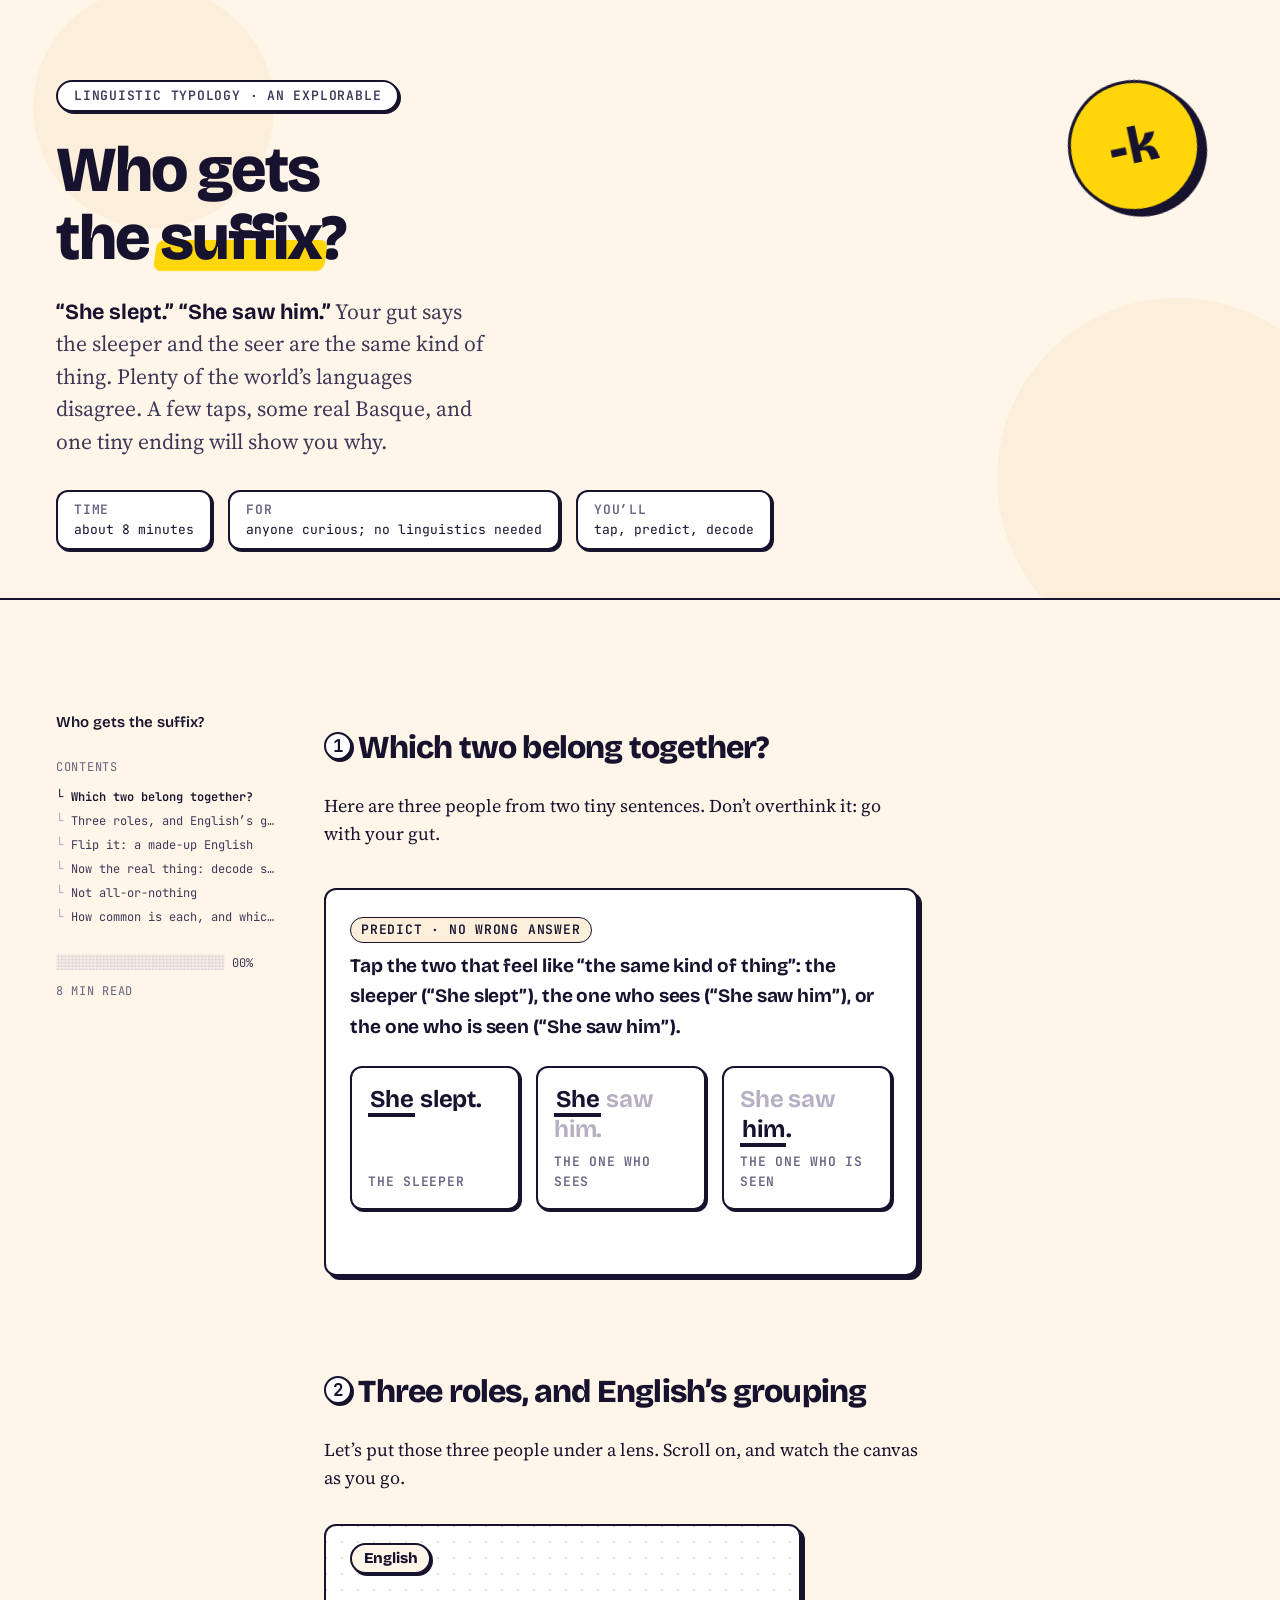
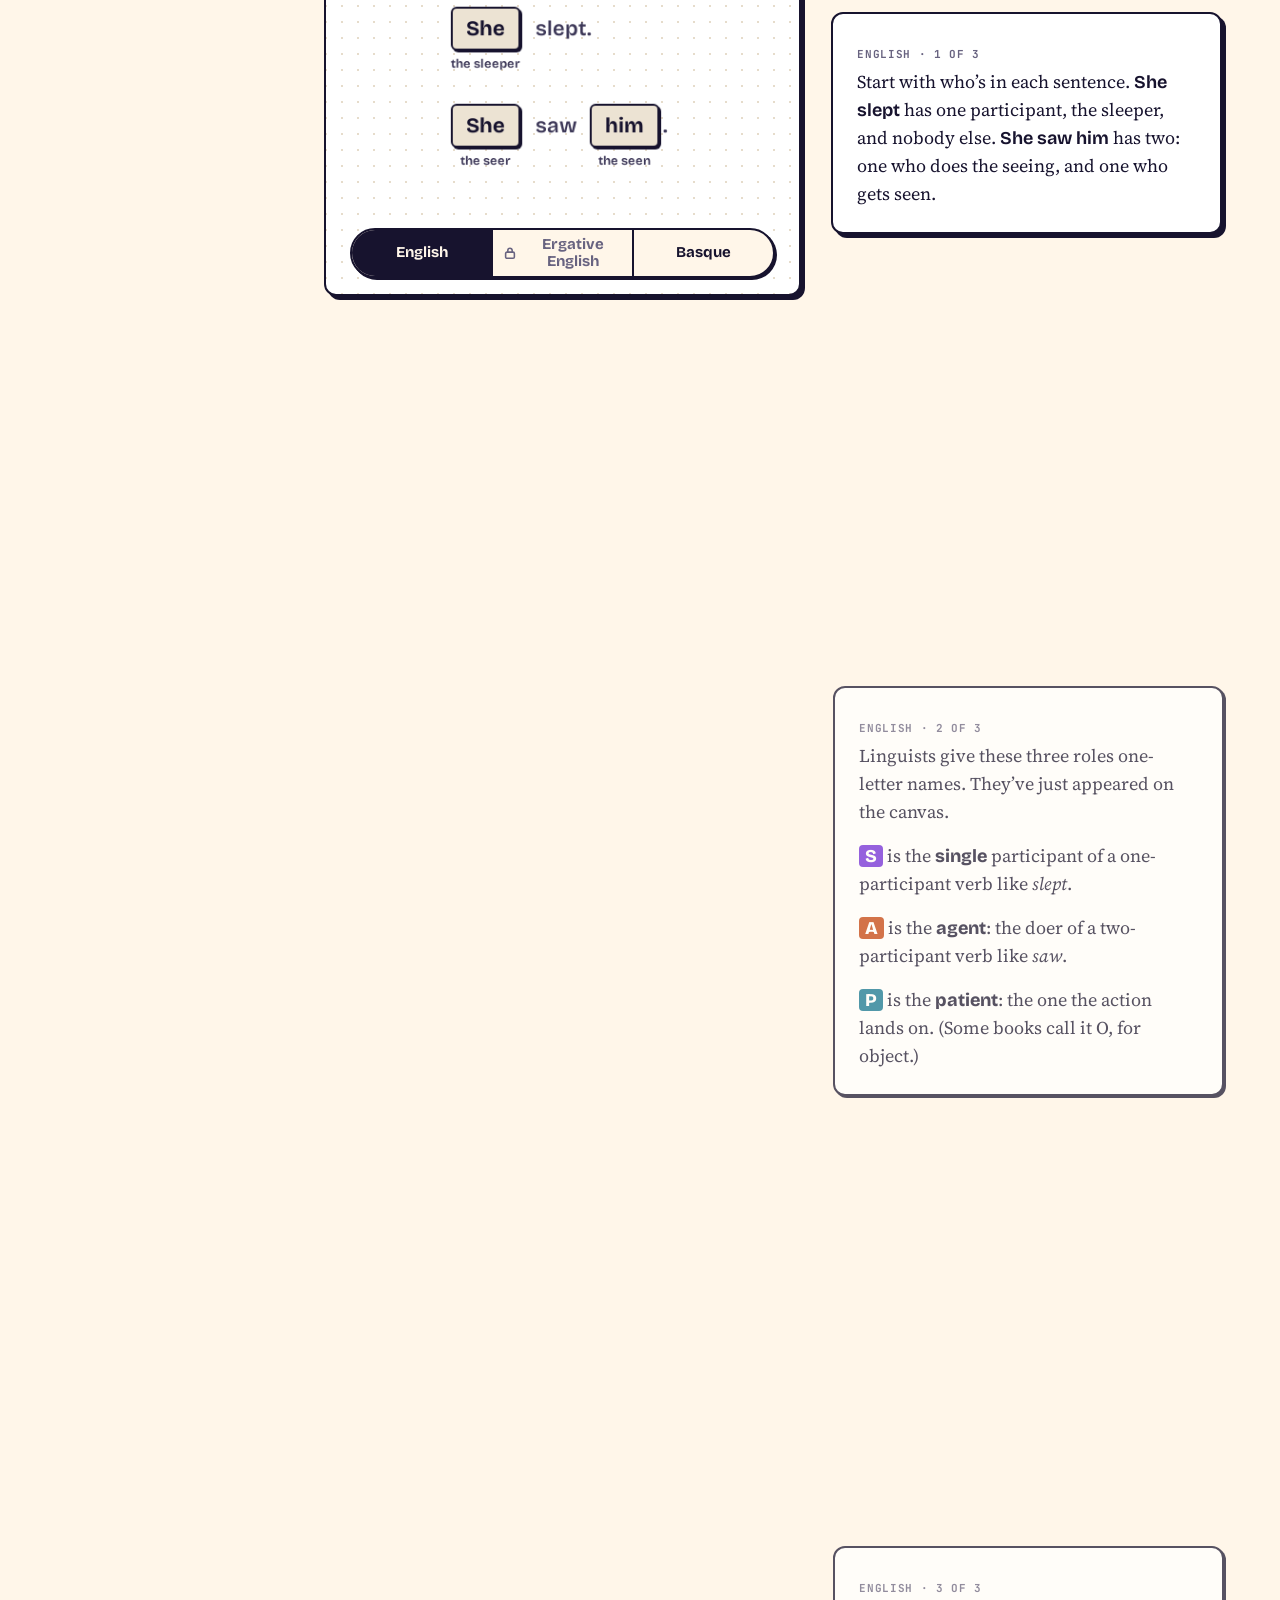
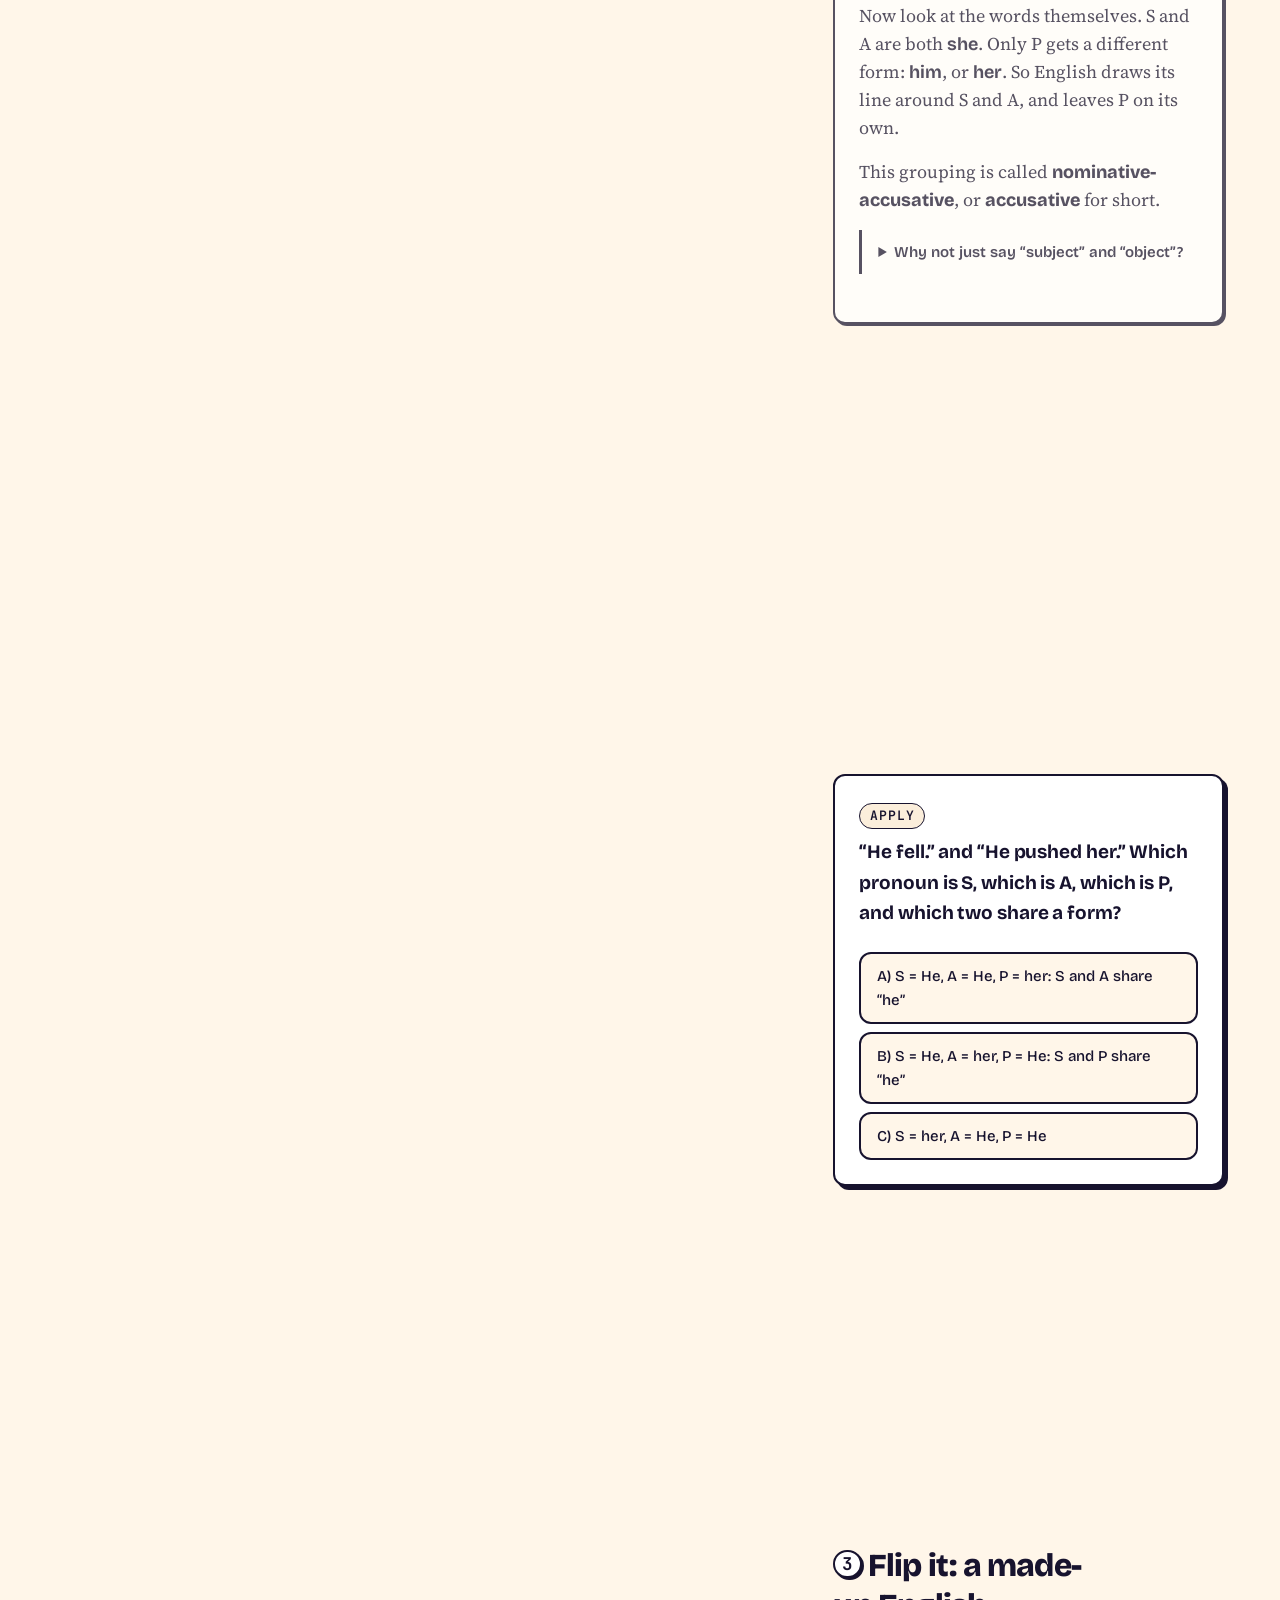
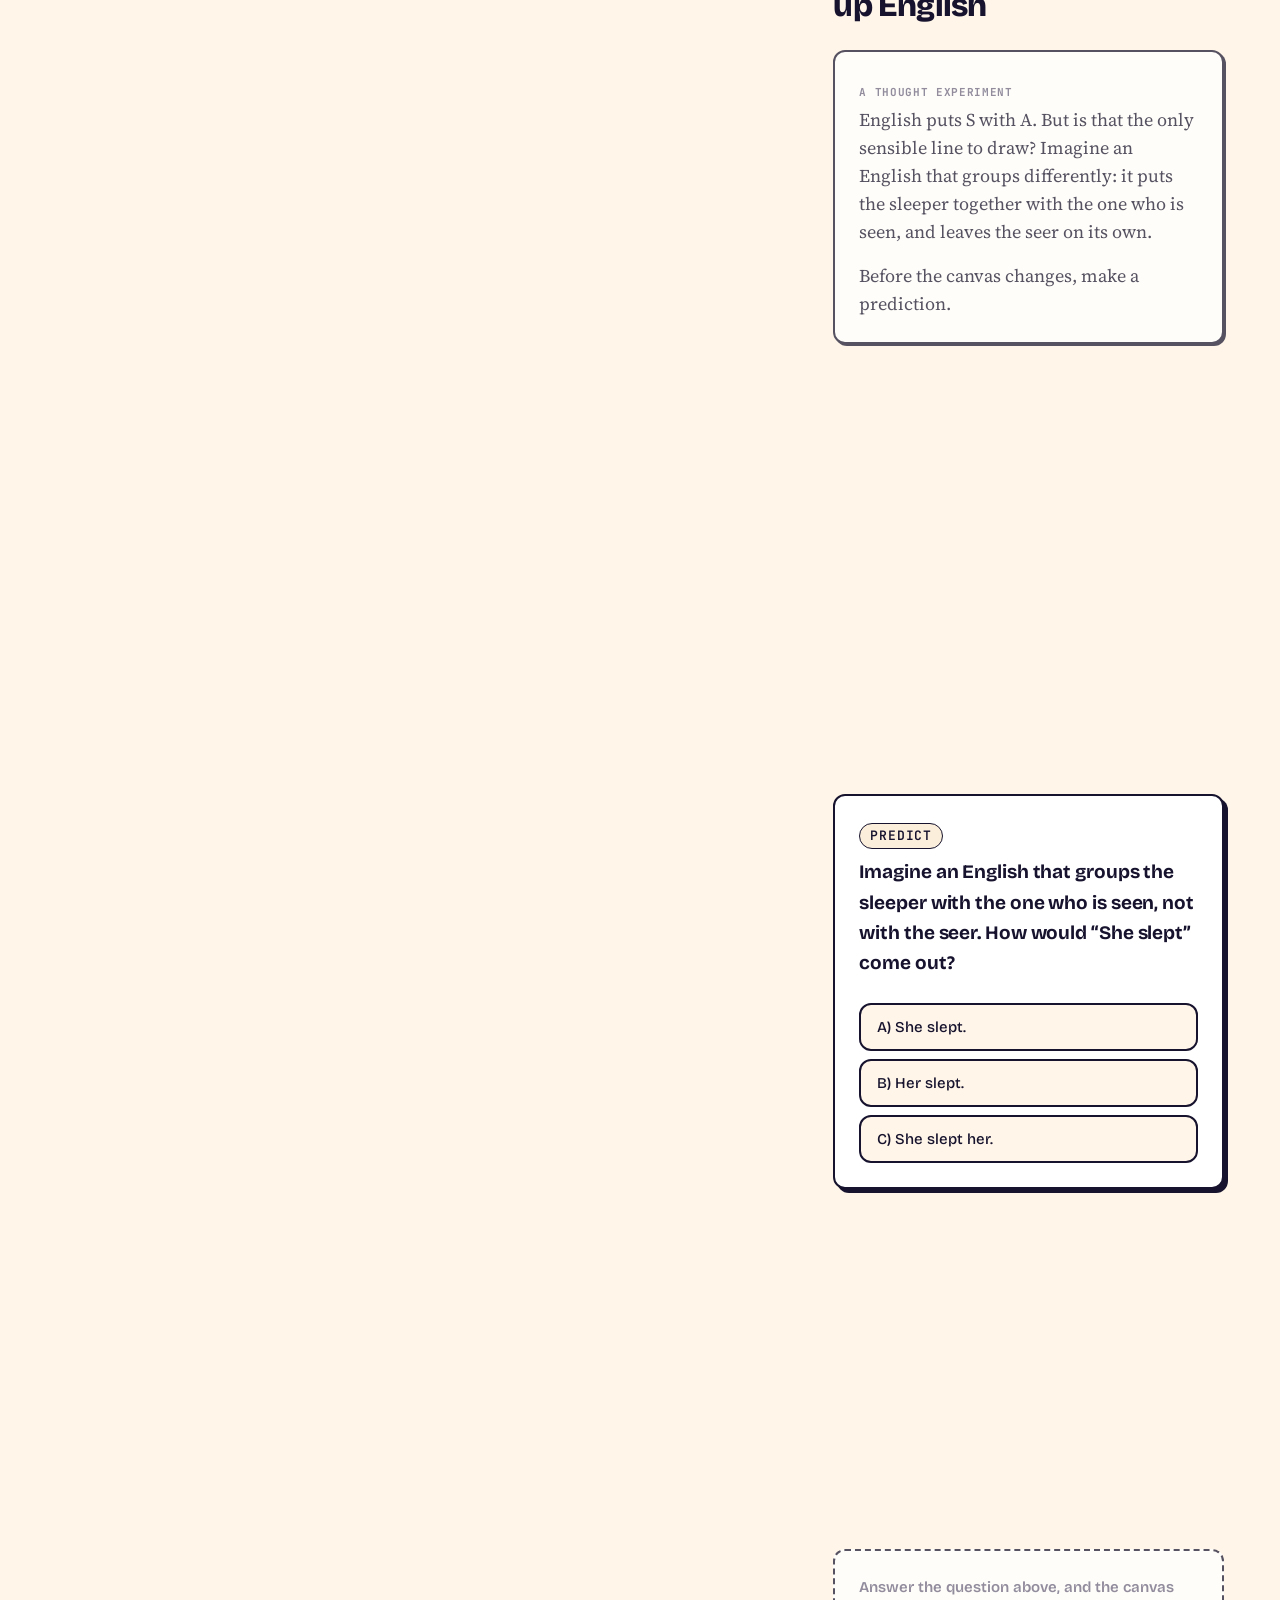
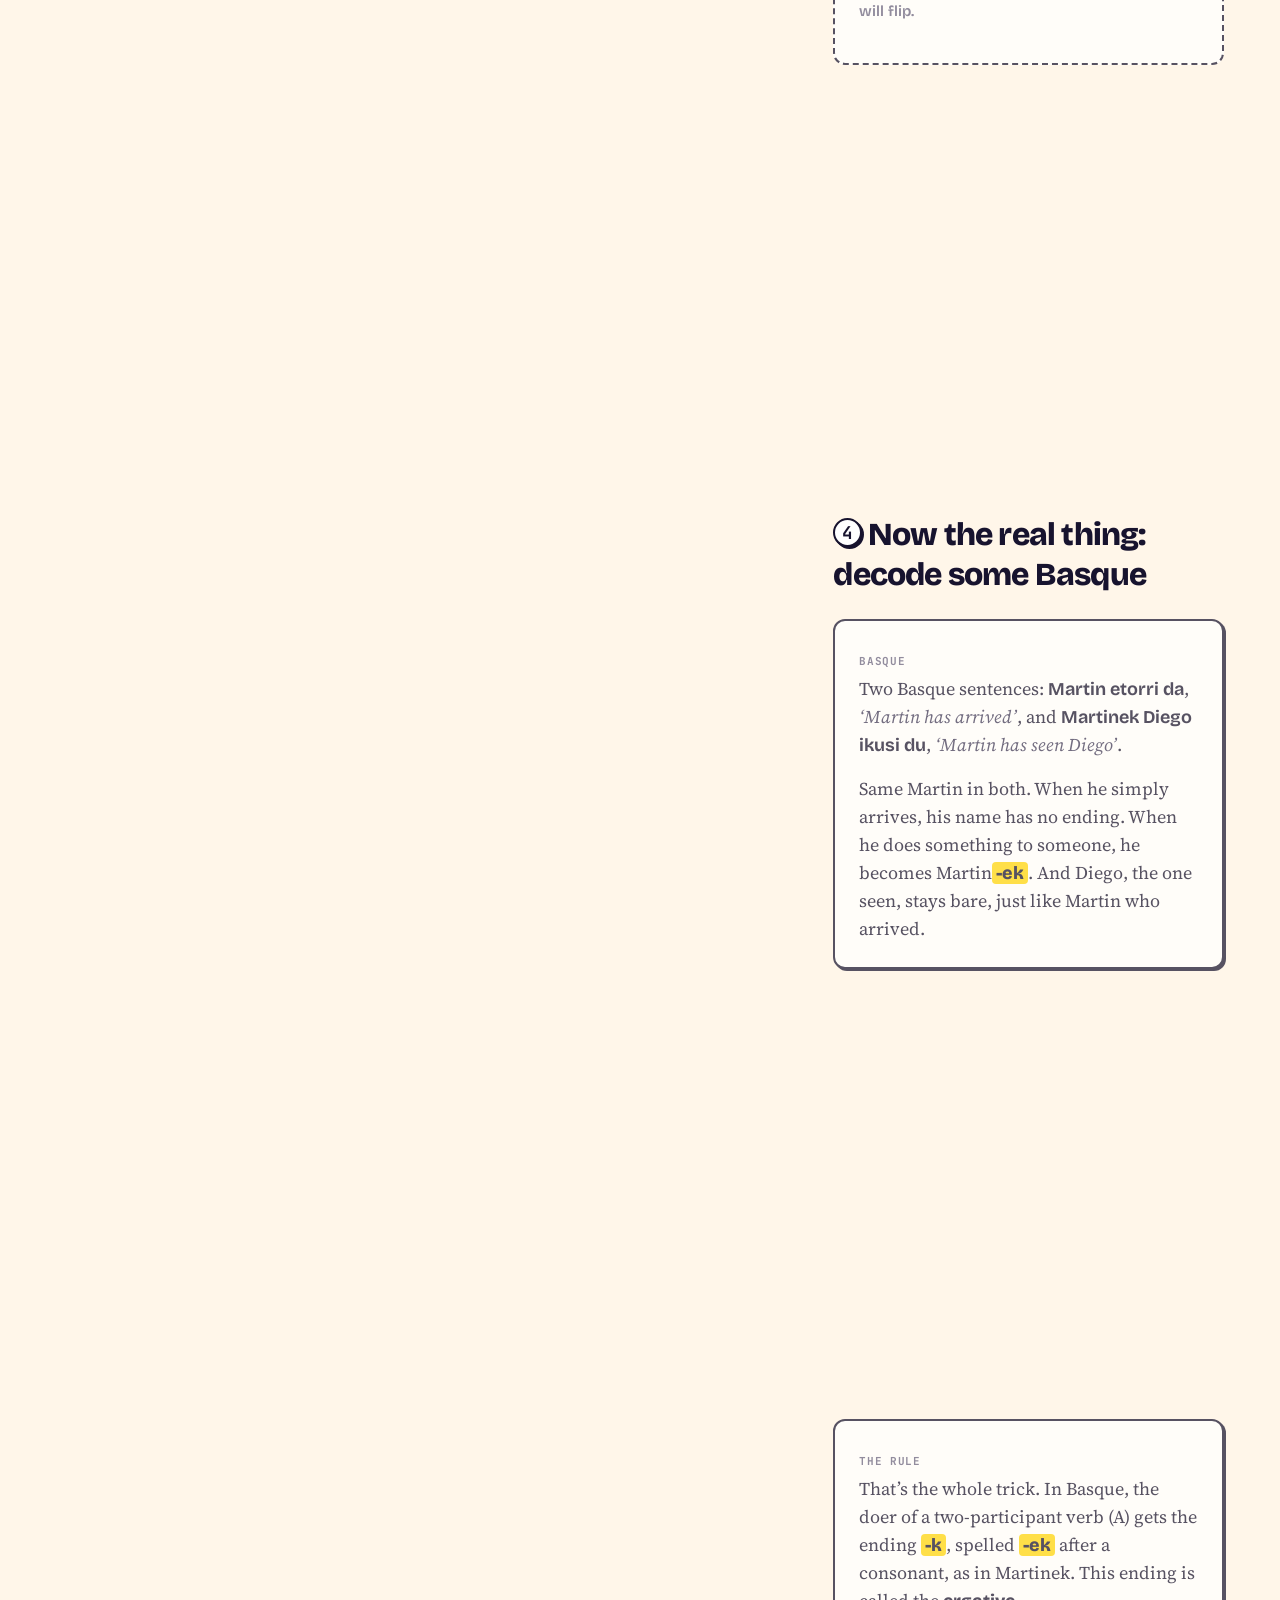
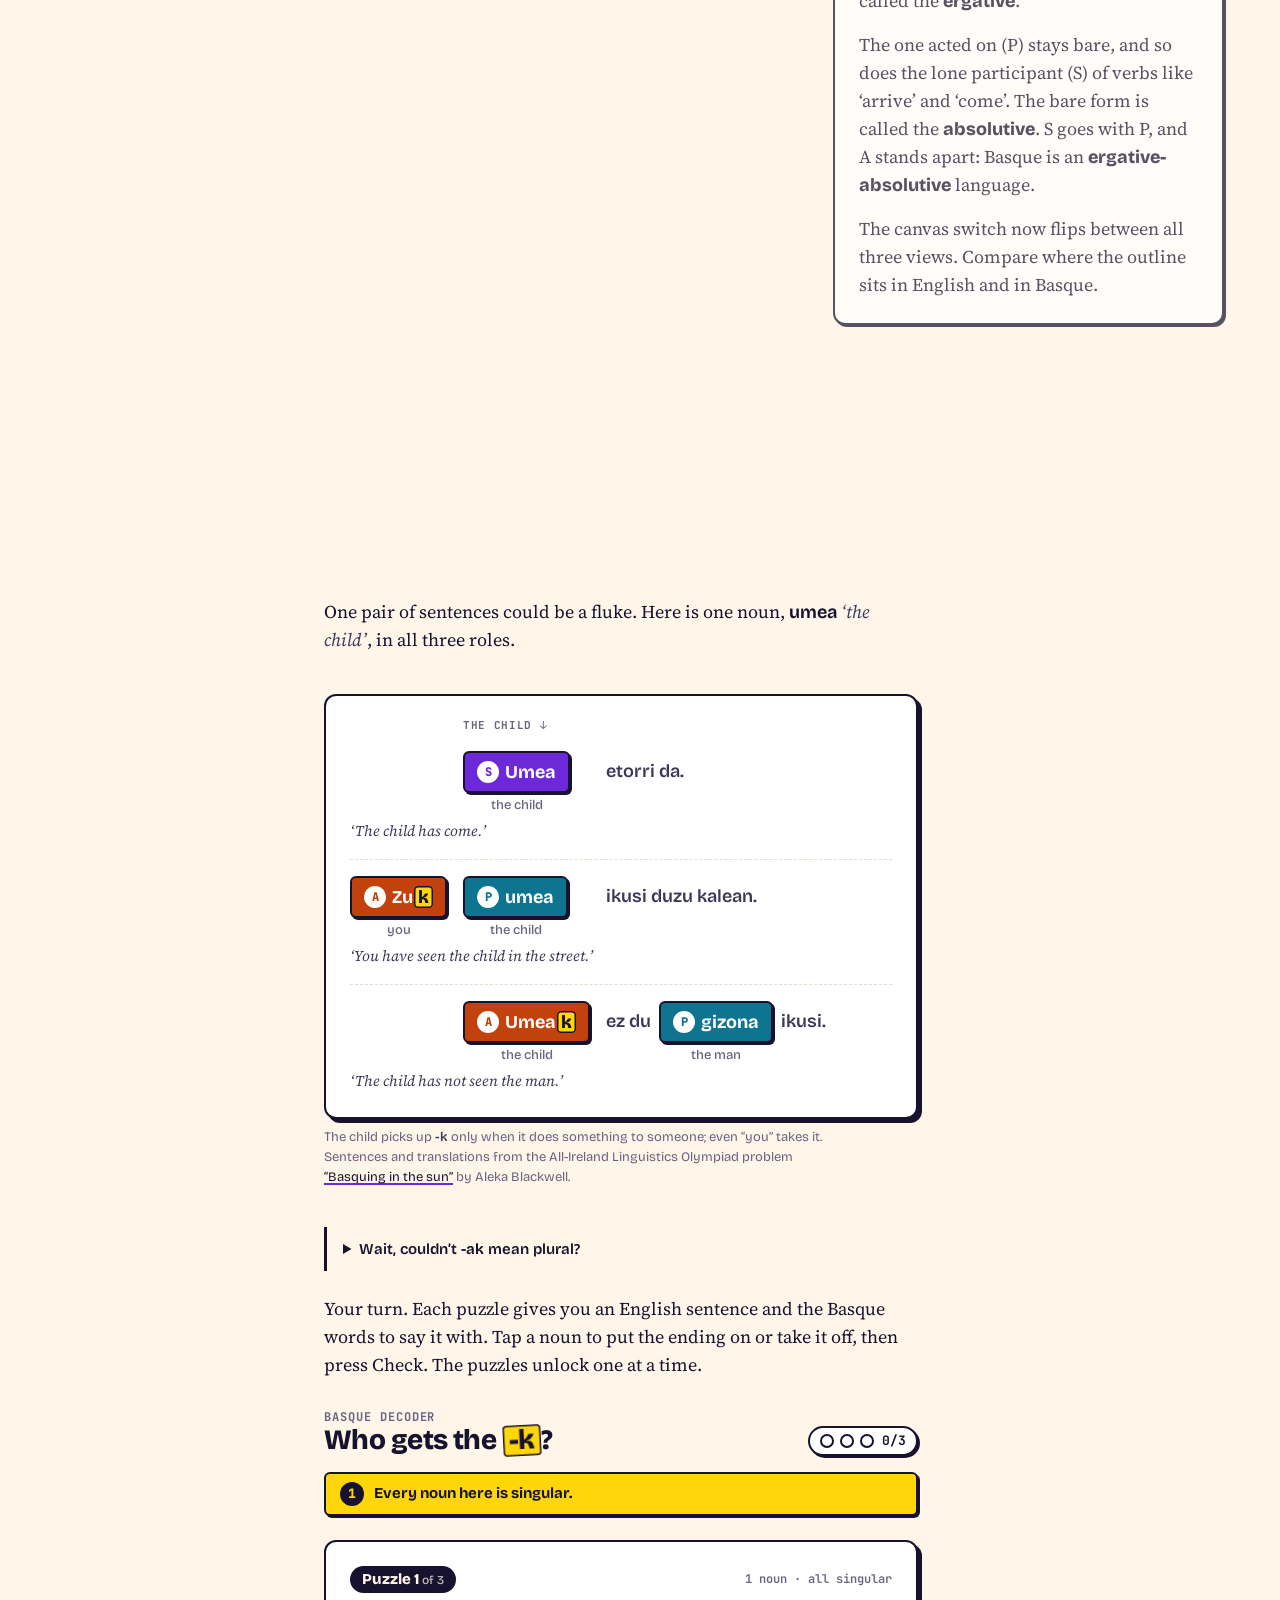
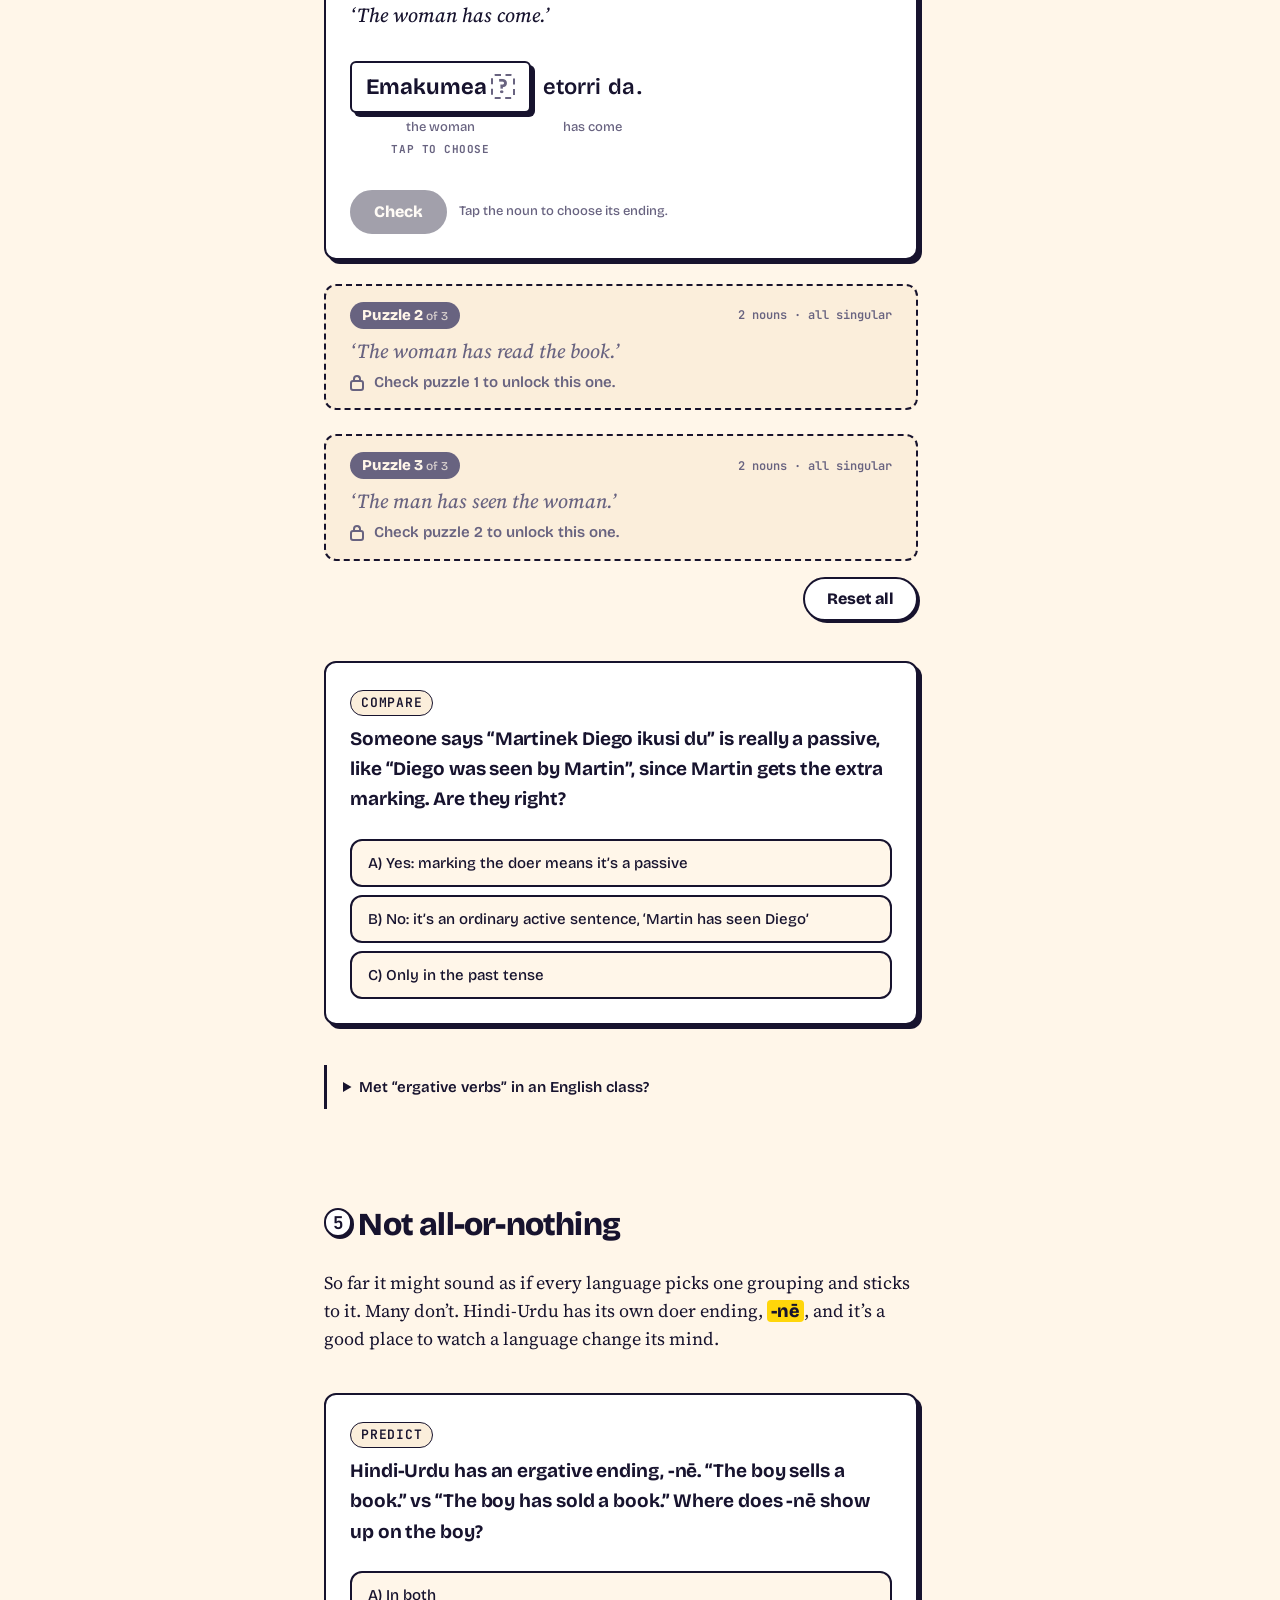
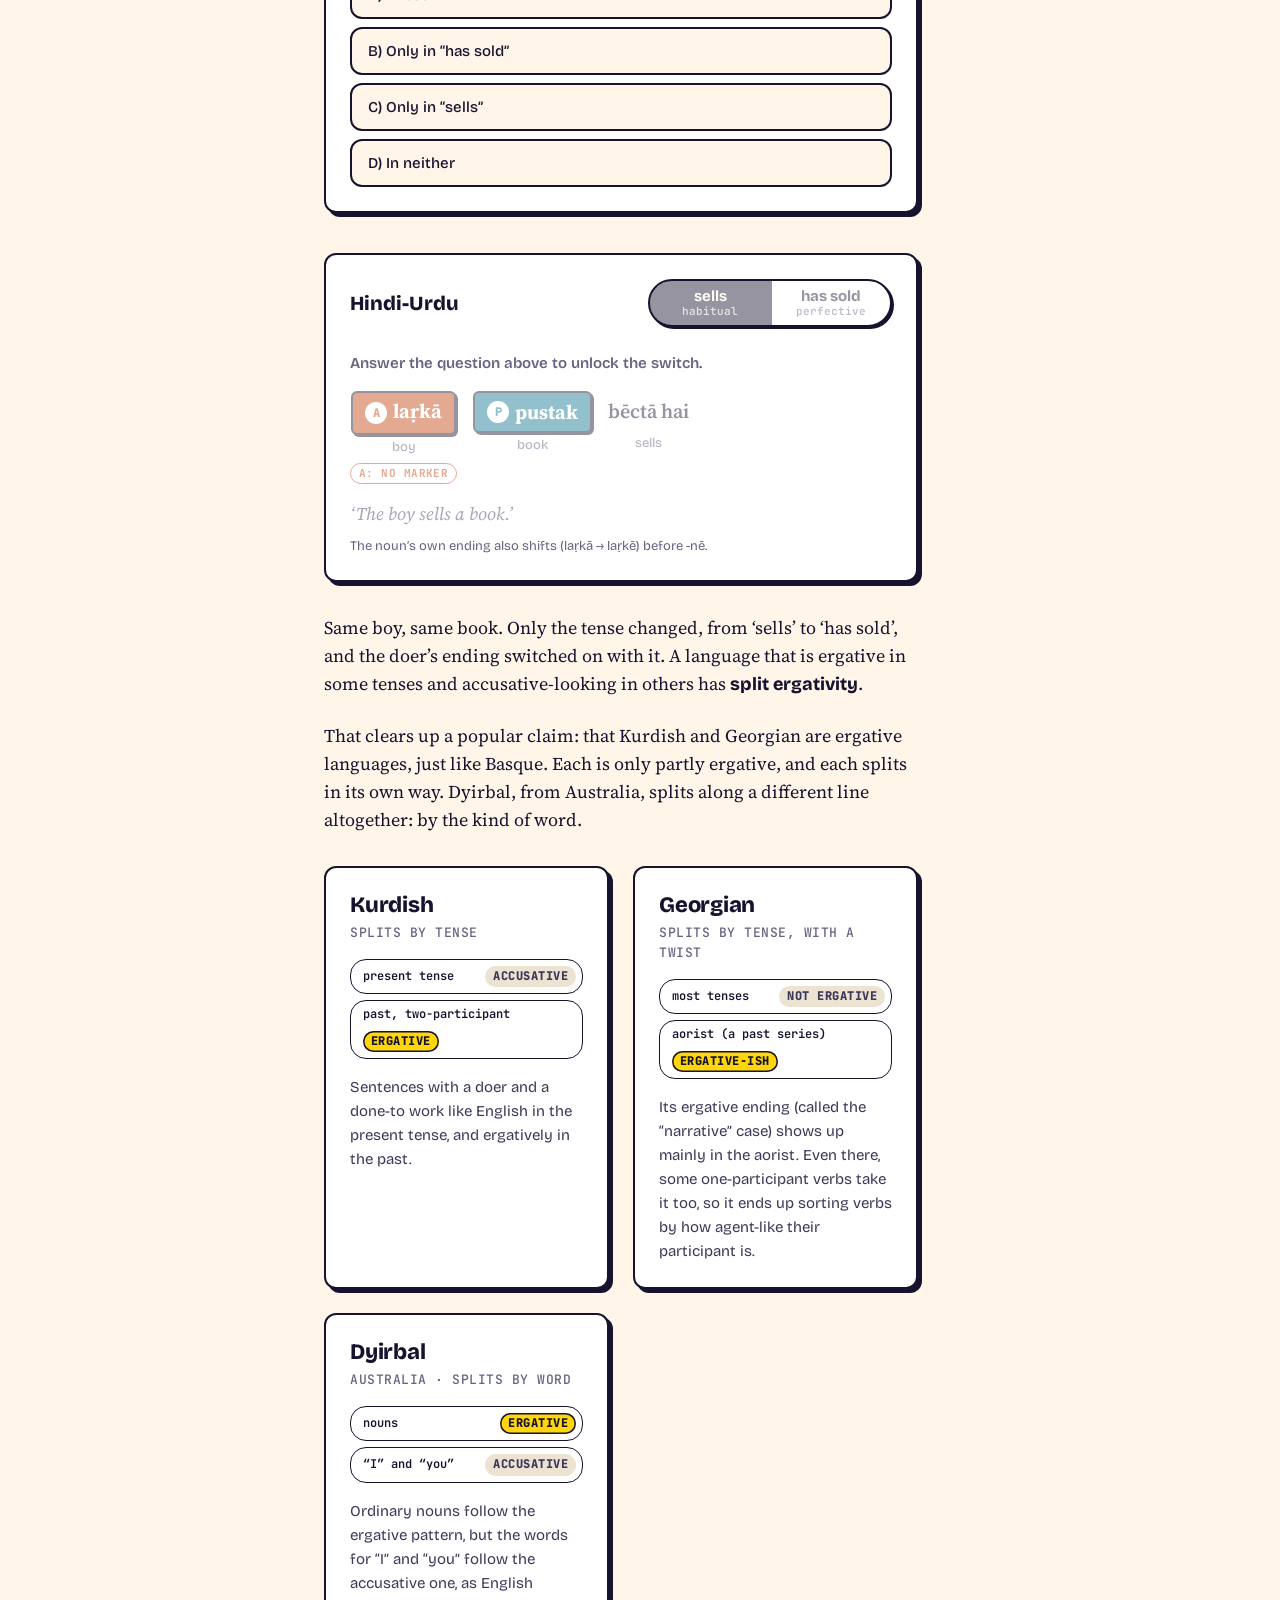
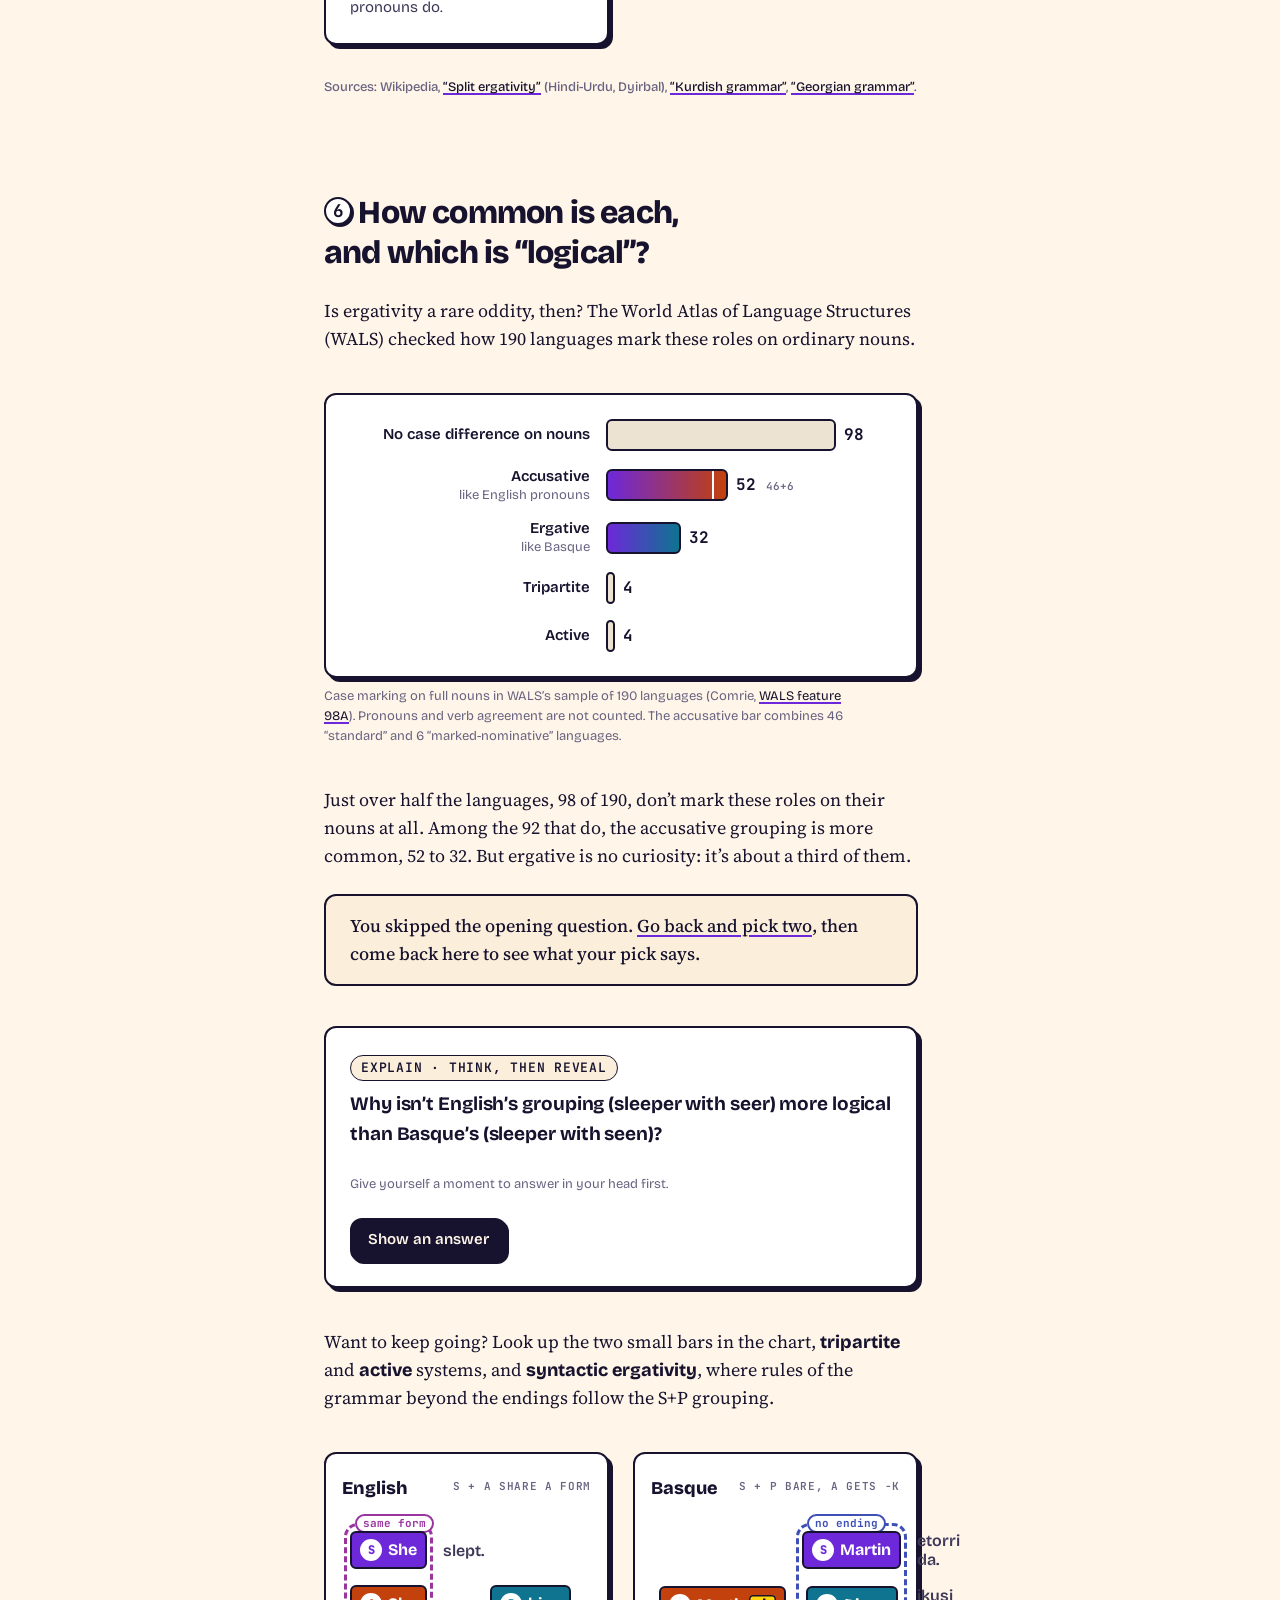
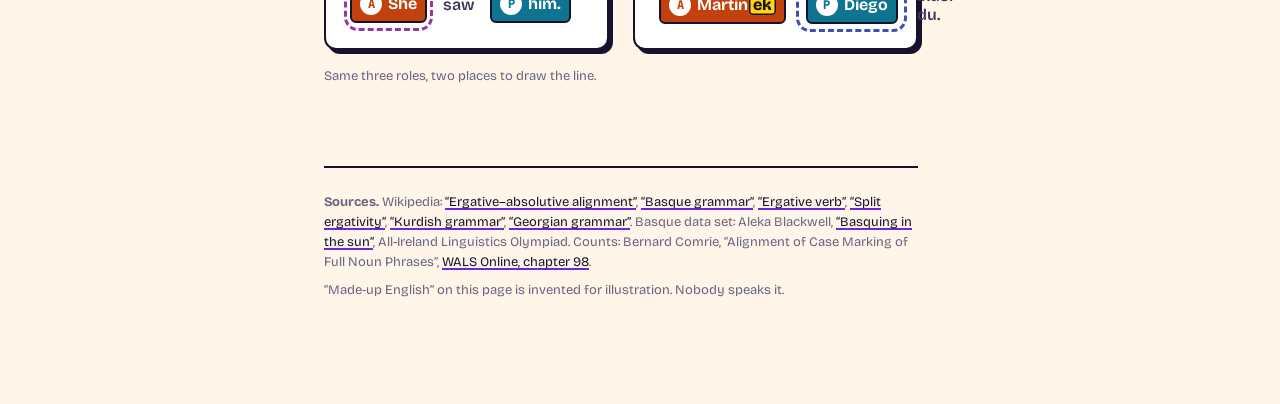
<file: run/history/11-page-builder/site/index.html>
<!doctype html>
<html lang="en">
<head>
<meta charset="utf-8">
<meta name="viewport" content="width=device-width, initial-scale=1">
<title>Who Gets the Suffix?</title>
<meta name="description" content="An eight-minute explorable about how languages group the people in a sentence: why English treats the sleeper like the seer, and Basque treats the sleeper like the seen.">
<meta name="color-scheme" content="light dark">
<link rel="preconnect" href="https://fonts.googleapis.com">
<link rel="preconnect" href="https://fonts.gstatic.com" crossorigin>
<link rel="stylesheet" href="https://fonts.googleapis.com/css2?family=Bricolage+Grotesque:opsz,wght@12..96,400..800&family=JetBrains+Mono:wght@400;600;700;800&family=Source+Serif+4:ital,opsz,wght@0,8..60,400..700;1,8..60,400..700&display=swap">
<link rel="stylesheet" href="assets/tokens.css">
<link rel="stylesheet" href="assets/components.css">
<link rel="stylesheet" href="assets/page.css">
<link rel="stylesheet" href="widgets/w-alignment-lens/index.css">
<link rel="stylesheet" href="widgets/w-basque-decoder/index.css">
<link rel="stylesheet" href="widgets/w-split-switch/index.css">
</head>
<body class="d-body">

<header class="hero">
  <div class="hero-inner">
    <span class="d-kicker">Linguistic typology · an explorable</span>
    <h1>Who gets the <span class="hl" data-anim="flair" data-anim-autoplay="visible">suffix</span>?</h1>
    <p class="d-standfirst"><em>“She slept.”</em> <em>“She saw him.”</em> Your gut says the sleeper and the seer are the same kind of thing. Plenty of the world’s languages disagree. A few taps, some real Basque, and one tiny ending will show you why.</p>
    <div class="d-meta">
      <div><b>Time</b>about 8 minutes</div>
      <div><b>For</b>anyone curious; no linguistics needed</div>
      <div><b>You’ll</b>tap, predict, decode</div>
    </div>
    <div class="sticker" aria-hidden="true" data-anim="flair" data-anim-autoplay="visible">-k</div>
  </div>
</header>

<div class="d-page">
  <aside class="d-rail" data-toc data-minutes="8"></aside>
  <main class="d-main" id="main">
    <details class="d-toc-mobile" data-toc-mobile></details>

    <!-- s-01 ============================================================================ -->
    <section id="s-01" data-seg="s-01">
      <h2 id="which-two" data-num="1">Which two belong together?</h2>
      <p>Here are three people from two tiny sentences. Don’t overthink it: go with your gut.</p>

      <div class="d-check" data-check="k-01" data-kind="pair">
        <div class="d-check-kind">Predict · no wrong answer</div>
        <p class="d-check-prompt" id="k01-prompt">Tap the two that feel like “the same kind of thing”: the sleeper (“She slept”), the one who sees (“She saw him”), or the one who is seen (“She saw him”).</p>
        <div class="tiles-wrap">
          <svg class="lasso" aria-hidden="true"><path pathLength="1" d=""/><text></text></svg>
          <div class="tiles" role="group" aria-labelledby="k01-prompt">
            <button type="button" class="tile" data-pick="sleeper" aria-pressed="false">
              <span class="tile-sent"><mark>She</mark> slept.</span>
              <span class="tile-label">the sleeper</span>
              <span class="tile-pick">picked</span>
            </button>
            <button type="button" class="tile" data-pick="seer" aria-pressed="false">
              <span class="tile-sent"><mark>She</mark> <span class="tile-dim">saw him.</span></span>
              <span class="tile-label">the one who sees</span>
              <span class="tile-pick">picked</span>
            </button>
            <button type="button" class="tile" data-pick="seen" aria-pressed="false">
              <span class="tile-sent"><span class="tile-dim">She saw</span> <mark>him</mark>.</span>
              <span class="tile-label">the one who is seen</span>
              <span class="tile-pick">picked</span>
            </button>
          </div>
        </div>
        <div class="d-feedback" role="status" hidden>
          <span class="lead" id="k01-lead"></span>
          <p>No wrong answer here. Hold on to your pick. Many English speakers pick the sleeper and the seer, because English uses “she” for both. By the end you’ll meet languages whose grammar picks the sleeper and the seen.</p>
          <p class="k01-actions"><button type="button" class="linkbtn" data-k01-reset>Change my pick</button></p>
        </div>
      </div>
    </section>

    <!-- s-02 .. s-04 (entry): one sticky lens canvas, steps scroll beside / below it ========= -->
    <section id="s-02" data-seg="s-02">
      <h2 id="three-roles" data-num="2">Three roles, and English’s grouping</h2>
      <p>Let’s put those three people under a lens. Scroll on, and watch the canvas as you go.</p>
    </section>

    <div class="d-scrolly lens-scrolly d-wide" data-seg="s-02 s-03 s-04">
      <div class="d-scrolly-canvas lens-canvas">
        <div data-widget="w-alignment-lens" id="lens" data-state="english" data-step="1" data-unlocked="english"
             role="region" aria-label="Alignment lens: which roles share a form"></div>
      </div>

      <div class="d-scrolly-steps">
        <div class="d-step" data-lens-state="english" data-lens-step="1">
          <span class="step-tag">English · 1 of 3</span>
          <p>Start with who’s in each sentence. <span class="ex">She slept</span> has one participant, the sleeper, and nobody else. <span class="ex">She saw him</span> has two: one who does the seeing, and one who gets seen.</p>
        </div>

        <div class="d-step" data-lens-state="english" data-lens-step="2">
          <span class="step-tag">English · 2 of 3</span>
          <p>Linguists give these three roles one-letter names. They’ve just appeared on the canvas.</p>
          <p><span class="role-key s">S</span> is the <strong>single</strong> participant of a one-participant verb like <em>slept</em>.</p>
          <p><span class="role-key a">A</span> is the <strong>agent</strong>: the doer of a two-participant verb like <em>saw</em>.</p>
          <p><span class="role-key p">P</span> is the <strong>patient</strong>: the one the action lands on. (Some books call it O, for object.)</p>
        </div>

        <div class="d-step" data-lens-state="english" data-lens-step="3">
          <span class="step-tag">English · 3 of 3</span>
          <p>Now look at the words themselves. S and A are both <span class="ex">she</span>. Only P gets a different form: <span class="ex">him</span>, or <span class="ex">her</span>. So English draws its line around S and A, and leaves P on its own.</p>
          <p>This grouping is called <strong>nominative-accusative</strong>, or <strong>accusative</strong> for short.</p>
          <details class="d-more">
            <summary>Why not just say “subject” and “object”?</summary>
            <div>
              <p>Because “subject” already bundles S and A together, and that bundle is exactly what this page puts on trial. Three separate letters let us ask which two a language groups.</p>
              <p>Also, English shows the grouping only on pronouns. A noun like <span class="ex">the man</span> looks the same whether he sleeps, sees, or is seen.</p>
            </div>
          </details>
        </div>

        <div class="d-check" data-check="k-02" data-kind="mc">
          <div class="d-check-kind">Apply</div>
          <p class="d-check-prompt">“He fell.” and “He pushed her.” Which pronoun is S, which is A, which is P, and which two share a form?</p>
          <div class="d-options" role="group" aria-label="Answer options">
            <button type="button" class="d-option" data-correct data-lead="Yes: A.">A) S = He, A = He, P = her: S and A share “he”<span class="tick"></span></button>
            <button type="button" class="d-option" data-lead="Not quite. It’s A.">B) S = He, A = her, P = He: S and P share “he”<span class="tick"></span></button>
            <button type="button" class="d-option" data-lead="Not quite. It’s A, and “her” isn’t even in the falling sentence.">C) S = her, A = He, P = He<span class="tick"></span></button>
          </div>
          <div class="d-feedback" role="status" hidden></div>
          <template class="fb"><p>“Fell” has one participant, so “He” is S. In “pushed”, the pusher “He” is A and the pushed “her” is P. English gives S and A the same form (“he”) and P a different one (“her”). That is accusative alignment. B swaps the doer and the one acted on: the role comes from who does what, not from word order or position alone.</p></template>
        </div>

        <h2 id="s-03" data-num="3">Flip it: a made-up English</h2>

        <div class="d-step" data-lens-state="english" data-lens-step="3">
          <span class="step-tag">A thought experiment</span>
          <p>English puts S with A. But is that the only sensible line to draw? Imagine an English that groups differently: it puts the sleeper together with the one who is seen, and leaves the seer on its own.</p>
          <p>Before the canvas changes, make a prediction.</p>
        </div>

        <div class="d-check" data-check="k-03" data-kind="mc" data-unlocks="ergative-english">
          <div class="d-check-kind">Predict</div>
          <p class="d-check-prompt">Imagine an English that groups the sleeper with the one who is seen, not with the seer. How would “She slept” come out?</p>
          <div class="d-options" role="group" aria-label="Answer options">
            <button type="button" class="d-option" data-lead="That’s real English, not the flipped one. The answer is B.">A) She slept.<span class="tick"></span></button>
            <button type="button" class="d-option" data-correct data-lead="Yes: B.">B) Her slept.<span class="tick"></span></button>
            <button type="button" class="d-option" data-lead="Not quite. The answer is B.">C) She slept her.<span class="tick"></span></button>
          </div>
          <div class="d-feedback" role="status" hidden></div>
          <template class="fb"><p>If the sleeper is grouped with the one who is seen, the sleeper takes the seen one’s form: “her”. A is real English, which groups the sleeper with the seer. C adds a second participant, so it is no longer the lone-sleeper sentence. Real ergative languages usually don’t swap pronouns like this. They mark the doer with an extra ending, as the next section shows.</p></template>
        </div>

        <div class="d-step" data-lens-state="ergative-english" data-lens-step="3" data-lens-gate="k-03">
          <p class="step-locked">Answer the question above, and the canvas will flip.</p>
          <div class="step-body">
            <span class="step-tag">Made-up English</span>
            <p>The outline jumped. In this English the sleeper takes the object form, the one P gets: <span class="ex">Her slept</span>. Now S and P share a form, and A, the seer, is the odd one out.</p>
            <p>Use the switch on the canvas to flip between the two Englishes. Same three roles; only the grouping moved.</p>
            <p>Nobody speaks this English. Real languages that group S with P don’t usually reshuffle pronouns like this. They leave S and P bare, and give the doer an extra ending. Here’s one.</p>
          </div>
        </div>

        <h2 id="s-04" data-num="4">Now the real thing: decode some Basque</h2>

        <div class="d-step" data-lens-state="basque" data-lens-step="3">
          <span class="step-tag">Basque</span>
          <p>Two Basque sentences: <span class="ex">Martin etorri da</span>, <span class="tr">‘Martin has arrived’</span>, and <span class="ex">Martinek Diego ikusi du</span>, <span class="tr">‘Martin has seen Diego’</span>.</p>
          <p>Same Martin in both. When he simply arrives, his name has no ending. When he does something to someone, he becomes Martin<span class="erg-inline">-ek</span>. And Diego, the one seen, stays bare, just like Martin who arrived.</p>
        </div>

        <div class="d-step" data-lens-state="basque" data-lens-step="3">
          <span class="step-tag">The rule</span>
          <p>That’s the whole trick. In Basque, the doer of a two-participant verb (A) gets the ending <span class="erg-inline">-k</span>, spelled <span class="erg-inline">-ek</span> after a consonant, as in Martinek. This ending is called the <strong>ergative</strong>.</p>
          <p>The one acted on (P) stays bare, and so does the lone participant (S) of verbs like ‘arrive’ and ‘come’. The bare form is called the <strong>absolutive</strong>. S goes with P, and A stands apart: Basque is an <strong>ergative-absolutive</strong> language.</p>
          <p>The canvas switch now flips between all three views. Compare where the outline sits in English and in Basque.</p>
        </div>
      </div>
    </div>

    <div data-seg="s-04">
      <p>One pair of sentences could be a fluke. Here is one noun, <span class="ex">umea</span> <span class="tr">‘the child’</span>, in all three roles.</p>

      <figure class="d-figure d-wide" id="f-umea">
        <div class="card umea" role="img" aria-label="Three Basque sentences. Umea etorri da, the child has come: umea is S, no ending. Zuk umea ikusi duzu kalean, you have seen the child in the street: zuk is A with -k, umea is P, no ending. Umeak ez du gizona ikusi, the child has not seen the man: umeak is A with -k, gizona is P, no ending.">
          <div class="umea-row">
            <div class="umea-col-head"></div><div class="umea-col-head">the child ↓</div><div class="umea-col-head"></div>
          </div>
          <div class="umea-row">
            <div class="c"></div>
            <div class="c"><span class="chip chip--s"><span class="chip-word"><span class="chip-role">S</span>Umea</span><span class="chip-gloss">the child</span></span></div>
            <div class="c c-rest"><span class="word">etorri da.</span></div>
            <div class="umea-tr">‘The child has come.’</div>
          </div>
          <div class="umea-row">
            <div class="c"><span class="chip chip--a"><span class="chip-word"><span class="chip-role">A</span><span>Zu<span class="erg">k</span></span></span><span class="chip-gloss">you</span></span></div>
            <div class="c"><span class="chip chip--p"><span class="chip-word"><span class="chip-role">P</span>umea</span><span class="chip-gloss">the child</span></span></div>
            <div class="c c-rest"><span class="word">ikusi duzu kalean.</span></div>
            <div class="umea-tr">‘You have seen the child in the street.’</div>
          </div>
          <div class="umea-row">
            <div class="c"></div>
            <div class="c"><span class="chip chip--a"><span class="chip-word"><span class="chip-role">A</span><span>Umea<span class="erg">k</span></span></span><span class="chip-gloss">the child</span></span></div>
            <div class="c c-rest"><span class="word">ez du</span><span class="chip chip--p"><span class="chip-word"><span class="chip-role">P</span>gizona</span><span class="chip-gloss">the man</span></span><span class="word">ikusi.</span></div>
            <div class="umea-tr">‘The child has not seen the man.’</div>
          </div>
        </div>
        <figcaption>The child picks up <b>-k</b> only when it does something to someone; even “you” takes it. Sentences and translations from the All-Ireland Linguistics Olympiad problem <a href="https://ailo.adaptcentre.ie/wp-content/uploads/2020/04/Basqing-in-the-Sun.pdf">“Basquing in the sun”</a> by Aleka Blackwell.</figcaption>
      </figure>

      <details class="d-more">
        <summary>Wait, couldn’t <span class="ex">-ak</span> mean plural?</summary>
        <div>
          <p>Good catch, and it’s a real trap. The <span class="ex">-a</span> on these nouns works like “the”. Add the doer’s <span class="ex">-k</span> and you get <span class="ex">gizonak</span>, ‘the man’ as a doer. But <span class="ex">gizonak</span> is also how Basque says ‘the men’ in the plain, unmarked form. Only the rest of the sentence tells you which one you’re looking at.</p>
          <p>That’s why the puzzles below promise that every noun is singular.</p>
        </div>
      </details>

      <p>Your turn. Each puzzle gives you an English sentence and the Basque words to say it with. Tap a noun to put the ending on or take it off, then press Check. The puzzles unlock one at a time.</p>

      <div data-widget="w-basque-decoder" id="decoder" class="d-wide" role="region" aria-label="Basque decoder: choose which nouns take -k"></div>

      <div class="d-check" data-check="k-06" data-kind="mc">
        <div class="d-check-kind">Compare</div>
        <p class="d-check-prompt">Someone says “Martinek Diego ikusi du” is really a passive, like “Diego was seen by Martin”, since Martin gets the extra marking. Are they right?</p>
        <div class="d-options" role="group" aria-label="Answer options">
          <button type="button" class="d-option" data-lead="Tempting, but no. The answer is B.">A) Yes: marking the doer means it’s a passive<span class="tick"></span></button>
          <button type="button" class="d-option" data-correct data-lead="Right: B.">B) No: it’s an ordinary active sentence, ‘Martin has seen Diego’<span class="tick"></span></button>
          <button type="button" class="d-option" data-lead="Not quite. The answer is B.">C) Only in the past tense<span class="tick"></span></button>
        </div>
        <div class="d-feedback" role="status" hidden></div>
        <template class="fb"><p>It’s the normal way to say “Martin has seen Diego”. In an English passive the doer is optional and demoted (“Diego was seen”). In Basque, -k is simply what every transitive doer wears. Linguists do note a resemblance between ergative patterns and passives, which is why A is tempting, but the Basque sentence is active. C mixes in split ergativity, which is coming up next and isn’t how Basque works.</p></template>
      </div>

      <details class="d-more">
        <summary>Met “ergative verbs” in an English class?</summary>
        <div>
          <p>Some English grammar books call verbs like <em>break</em> “ergative verbs”, because they work both ways: <span class="ex">it broke the window</span> and <span class="ex">the window broke</span>. That’s a different use of the same word, and linguists haven’t settled on one name for those verbs.</p>
          <p>Having verbs like <em>break</em> doesn’t make English ergative. On this page, “ergative” means an ending that the doer of a two-participant verb wears, as in Basque.</p>
        </div>
      </details>
    </div>

    <!-- s-05 ============================================================================ -->
    <section id="s-05" data-seg="s-05">
      <h2 id="not-all-or-nothing" data-num="5">Not all-or-nothing</h2>
      <p>So far it might sound as if every language picks one grouping and sticks to it. Many don’t. Hindi-Urdu has its own doer ending, <span class="erg-inline">-nē</span>, and it’s a good place to watch a language change its mind.</p>

      <div class="d-check" data-check="k-07" data-kind="mc" data-unlocks="split-switch">
        <div class="d-check-kind">Predict</div>
        <p class="d-check-prompt">Hindi-Urdu has an ergative ending, -nē. “The boy sells a book.” vs “The boy has sold a book.” Where does -nē show up on the boy?</p>
        <div class="d-options" role="group" aria-label="Answer options">
          <button type="button" class="d-option" data-lead="Not quite. The answer is B.">A) In both<span class="tick"></span></button>
          <button type="button" class="d-option" data-correct data-lead="Yes: B.">B) Only in “has sold”<span class="tick"></span></button>
          <button type="button" class="d-option" data-lead="Not quite. The answer is B.">C) Only in “sells”<span class="tick"></span></button>
          <button type="button" class="d-option" data-lead="Not quite. The answer is B.">D) In neither<span class="tick"></span></button>
        </div>
        <div class="d-feedback" role="status" hidden></div>
        <template class="fb"><p>Hindi-Urdu marks the agent with -nē only in the perfective (“has sold”). In “sells” the boy is unmarked, as in an accusative language. One language, two alignments, switched by tense/aspect: split ergativity. If you chose A, you assumed a language is either ergative or not. Many are ergative only part of the time.</p><p>Now try the switch below.</p></template>
      </div>

      <div data-widget="w-split-switch" id="split-switch" class="card" role="region" aria-label="Hindi-Urdu tense switch"></div>

      <p>Same boy, same book. Only the tense changed, from ‘sells’ to ‘has sold’, and the doer’s ending switched on with it. A language that is ergative in some tenses and accusative-looking in others has <strong>split ergativity</strong>.</p>
      <p>That clears up a popular claim: that Kurdish and Georgian are ergative languages, just like Basque. Each is only partly ergative, and each splits in its own way. Dyirbal, from Australia, splits along a different line altogether: by the kind of word.</p>

      <div class="lang-cards d-wide">
        <article class="card lang-card">
          <h3>Kurdish<small>splits by tense</small></h3>
          <div class="badges">
            <div class="badge off"><span>present tense</span><span class="st">accusative</span></div>
            <div class="badge on"><span>past, two-participant</span><span class="st">ergative</span></div>
          </div>
          <p>Sentences with a doer and a done-to work like English in the present tense, and ergatively in the past.</p>
        </article>
        <article class="card lang-card">
          <h3>Georgian<small>splits by tense, with a twist</small></h3>
          <div class="badges">
            <div class="badge off"><span>most tenses</span><span class="st">not ergative</span></div>
            <div class="badge on"><span>aorist (a past series)</span><span class="st">ergative-ish</span></div>
          </div>
          <p>Its ergative ending (called the “narrative” case) shows up mainly in the aorist. Even there, some one-participant verbs take it too, so it ends up sorting verbs by how agent-like their participant is.</p>
        </article>
        <article class="card lang-card">
          <h3>Dyirbal<small>Australia · splits by word</small></h3>
          <div class="badges">
            <div class="badge on"><span>nouns</span><span class="st">ergative</span></div>
            <div class="badge off"><span>“I” and “you”</span><span class="st">accusative</span></div>
          </div>
          <p>Ordinary nouns follow the ergative pattern, but the words for “I” and “you” follow the accusative one, as English pronouns do.</p>
        </article>
      </div>
      <p class="src">Sources: Wikipedia, <a href="https://en.wikipedia.org/wiki/Split_ergativity">“Split ergativity”</a> (Hindi-Urdu, Dyirbal), <a href="https://en.wikipedia.org/wiki/Kurdish_grammar">“Kurdish grammar”</a>, <a href="https://en.wikipedia.org/wiki/Georgian_grammar">“Georgian grammar”</a>.</p>
    </section>

    <!-- s-06 ============================================================================ -->
    <section id="s-06" data-seg="s-06">
      <h2 id="how-common" data-num="6">How common is each, and which is “logical”?</h2>
      <p>Is ergativity a rare oddity, then? The World Atlas of Language Structures (WALS) checked how 190 languages mark these roles on ordinary nouns.</p>

      <figure class="d-figure" id="f-wals" data-anim-scope>
        <div class="card wals" data-anim="flair" data-anim-autoplay="visible" role="img"
             aria-label="Bar chart. No case difference on nouns: 98 languages. Accusative: 52 (46 standard plus 6 marked-nominative). Ergative: 32. Tripartite: 4. Active: 4. Total 190.">
          <div class="wals-row">
            <div class="wals-label">No case difference on nouns</div>
            <div class="wals-track"><div class="wals-bar" style="--w: calc(98 / 98 * (100% - 3.5rem))"></div><span class="wals-val">98</span></div>
          </div>
          <div class="wals-row">
            <div class="wals-label">Accusative<small>like English pronouns</small></div>
            <div class="wals-track"><div class="wals-bar sa" style="--w: calc(52 / 98 * (100% - 3.5rem))"><span class="div" style="left: calc(46 / 52 * 100%)"></span></div><span class="wals-val">52 <small>46+6</small></span></div>
          </div>
          <div class="wals-row">
            <div class="wals-label">Ergative<small>like Basque</small></div>
            <div class="wals-track"><div class="wals-bar sp" style="--w: calc(32 / 98 * (100% - 3.5rem))"></div><span class="wals-val">32</span></div>
          </div>
          <div class="wals-row">
            <div class="wals-label">Tripartite</div>
            <div class="wals-track"><div class="wals-bar" style="--w: calc(4 / 98 * (100% - 3.5rem))"></div><span class="wals-val">4</span></div>
          </div>
          <div class="wals-row">
            <div class="wals-label">Active</div>
            <div class="wals-track"><div class="wals-bar" style="--w: calc(4 / 98 * (100% - 3.5rem))"></div><span class="wals-val">4</span></div>
          </div>
        </div>
        <figcaption>Case marking on full nouns in WALS’s sample of 190 languages (Comrie, <a href="https://wals.info/chapter/98">WALS feature 98A</a>). Pronouns and verb agreement are not counted. The accusative bar combines 46 “standard” and 6 “marked-nominative” languages.</figcaption>
      </figure>

      <p>Just over half the languages, 98 of 190, don’t mark these roles on their nouns at all. Among the 92 that do, the accusative grouping is more common, 52 to 32. But ergative is no curiosity: it’s about a third of them.</p>

      <p class="echo" id="echo" aria-live="polite"></p>

      <div class="d-check" data-check="k-08" data-kind="reveal">
        <div class="d-check-kind">Explain · think, then reveal</div>
        <p class="d-check-prompt">Why isn’t English’s grouping (sleeper with seer) more logical than Basque’s (sleeper with seen)?</p>
        <p class="d-caption">Give yourself a moment to answer in your head first.</p>
        <button type="button" class="d-btn primary" data-reveal>Show an answer</button>
        <div class="d-feedback model" role="status" hidden>
          <p>Each grouping picks out something real. English groups by “who the sentence is about, who starts things”: the sleeper and the seer are both the main participant. Basque groups by “who the event happens to”: the sleeper and the seen are both simply undergoing or being in the event, and only an agent acting on someone else gets marked.</p>
          <p>Both use the same three roles. They draw the line in different places, and both are common in the world’s languages: 52 accusative and 32 ergative in the WALS sample, while just over half mark neither on nouns. Your instinct from the start of the page is your language’s architecture, not universal logic.</p>
          <p class="k08-echo"></p>
        </div>
      </div>

      <p class="next">Want to keep going? Look up the two small bars in the chart, <strong>tripartite</strong> and <strong>active</strong> systems, and <strong>syntactic ergativity</strong>, where rules of the grammar beyond the endings follow the S+P grouping.</p>

      <figure class="d-figure d-wide" id="f-recap" aria-label="Recap: English groups S with A; Basque groups S with P and marks A with -k">
        <div class="recap d-wide">
          <div class="card mini mini--acc">
            <h3>English <small>S + A share a form</small></h3>
            <div class="mini-grid">
              <div class="mini-out" style="grid-column: 1; grid-row: 1 / 3;"><span class="mini-out-label">same form</span></div>
              <span class="chip chip--s" style="grid-column: 1; grid-row: 1;"><span class="chip-word"><span class="chip-role">S</span>She</span></span>
              <span class="word" style="grid-column: 2 / 4; grid-row: 1;">slept.</span>
              <span class="chip chip--a" style="grid-column: 1; grid-row: 2;"><span class="chip-word"><span class="chip-role">A</span>She</span></span>
              <span class="word" style="grid-column: 2; grid-row: 2;">saw</span>
              <span class="chip chip--p" style="grid-column: 3; grid-row: 2;"><span class="chip-word"><span class="chip-role">P</span>him.</span></span>
            </div>
          </div>
          <div class="card mini mini--erg">
            <h3>Basque <small>S + P bare, A gets -k</small></h3>
            <div class="mini-grid">
              <div class="mini-out" style="grid-column: 2; grid-row: 1 / 3;"><span class="mini-out-label">no ending</span></div>
              <span class="chip chip--s" style="grid-column: 2; grid-row: 1;"><span class="chip-word"><span class="chip-role">S</span>Martin</span></span>
              <span class="word" style="grid-column: 3; grid-row: 1;">etorri da.</span>
              <span class="chip chip--a" style="grid-column: 1; grid-row: 2;"><span class="chip-word"><span class="chip-role">A</span><span>Martin<span class="erg">ek</span></span></span></span>
              <span class="chip chip--p" style="grid-column: 2; grid-row: 2;"><span class="chip-word"><span class="chip-role">P</span>Diego</span></span>
              <span class="word" style="grid-column: 3; grid-row: 2;">ikusi du.</span>
            </div>
          </div>
        </div>
        <figcaption>Same three roles, two places to draw the line.</figcaption>
      </figure>

      <footer class="colophon">
        <p><b>Sources.</b> Wikipedia: <a href="https://en.wikipedia.org/wiki/Ergative–absolutive_alignment">“Ergative–absolutive alignment”</a>, <a href="https://en.wikipedia.org/wiki/Basque_grammar">“Basque grammar”</a>, <a href="https://en.wikipedia.org/wiki/Ergative_verb">“Ergative verb”</a>, <a href="https://en.wikipedia.org/wiki/Split_ergativity">“Split ergativity”</a>, <a href="https://en.wikipedia.org/wiki/Kurdish_grammar">“Kurdish grammar”</a>, <a href="https://en.wikipedia.org/wiki/Georgian_grammar">“Georgian grammar”</a>. Basque data set: Aleka Blackwell, <a href="https://ailo.adaptcentre.ie/wp-content/uploads/2020/04/Basqing-in-the-Sun.pdf">“Basquing in the sun”</a>, All-Ireland Linguistics Olympiad. Counts: Bernard Comrie, “Alignment of Case Marking of Full Noun Phrases”, <a href="https://wals.info/chapter/98">WALS Online, chapter 98</a>.</p>
        <p>“Made-up English” on this page is invented for illustration. Nobody speaks it.</p>
      </footer>
    </section>
  </main>
</div>

<script src="assets/widget.js"></script>
<script src="assets/replay.js"></script>
<script src="assets/toc.js"></script>
<script src="assets/page.js"></script>
<script src="widgets/w-alignment-lens/index.js"></script>
<script src="widgets/w-basque-decoder/index.js"></script>
<script src="widgets/w-split-switch/index.js"></script>
</body>
</html>
</file>
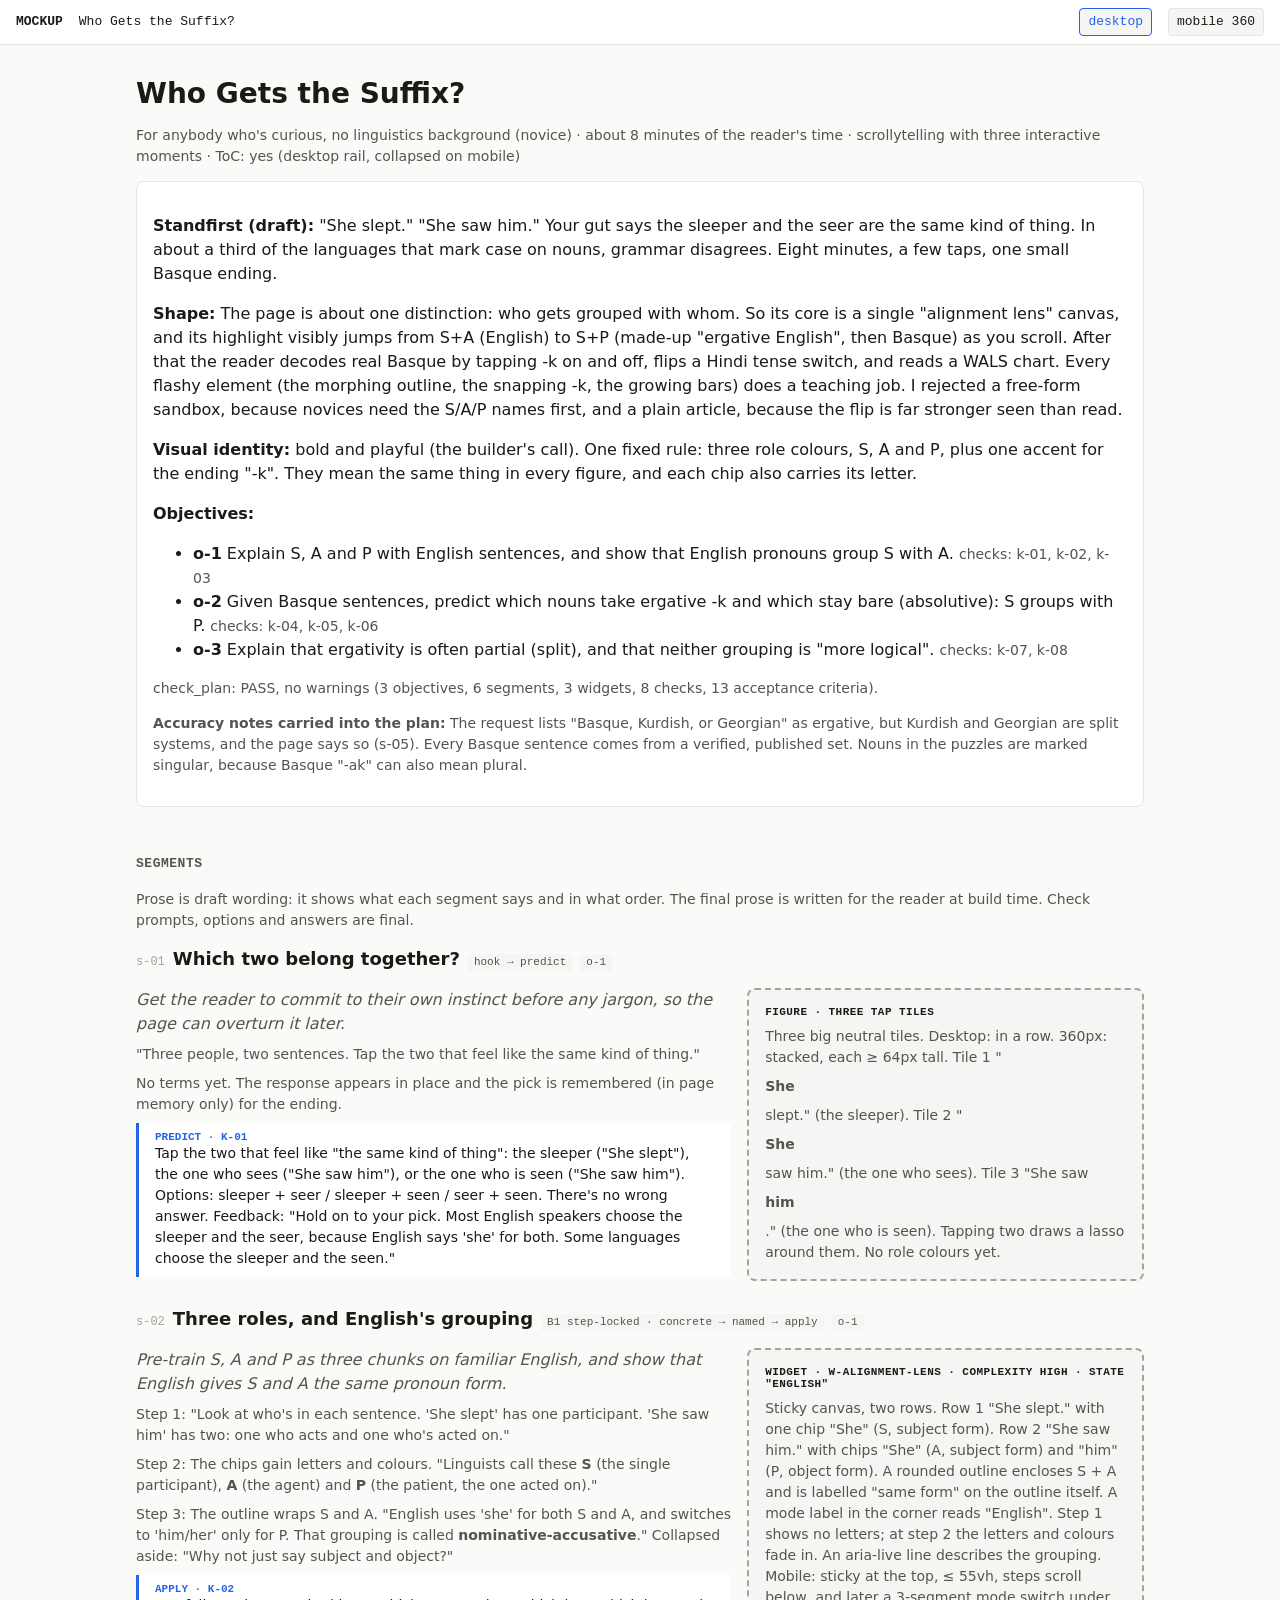
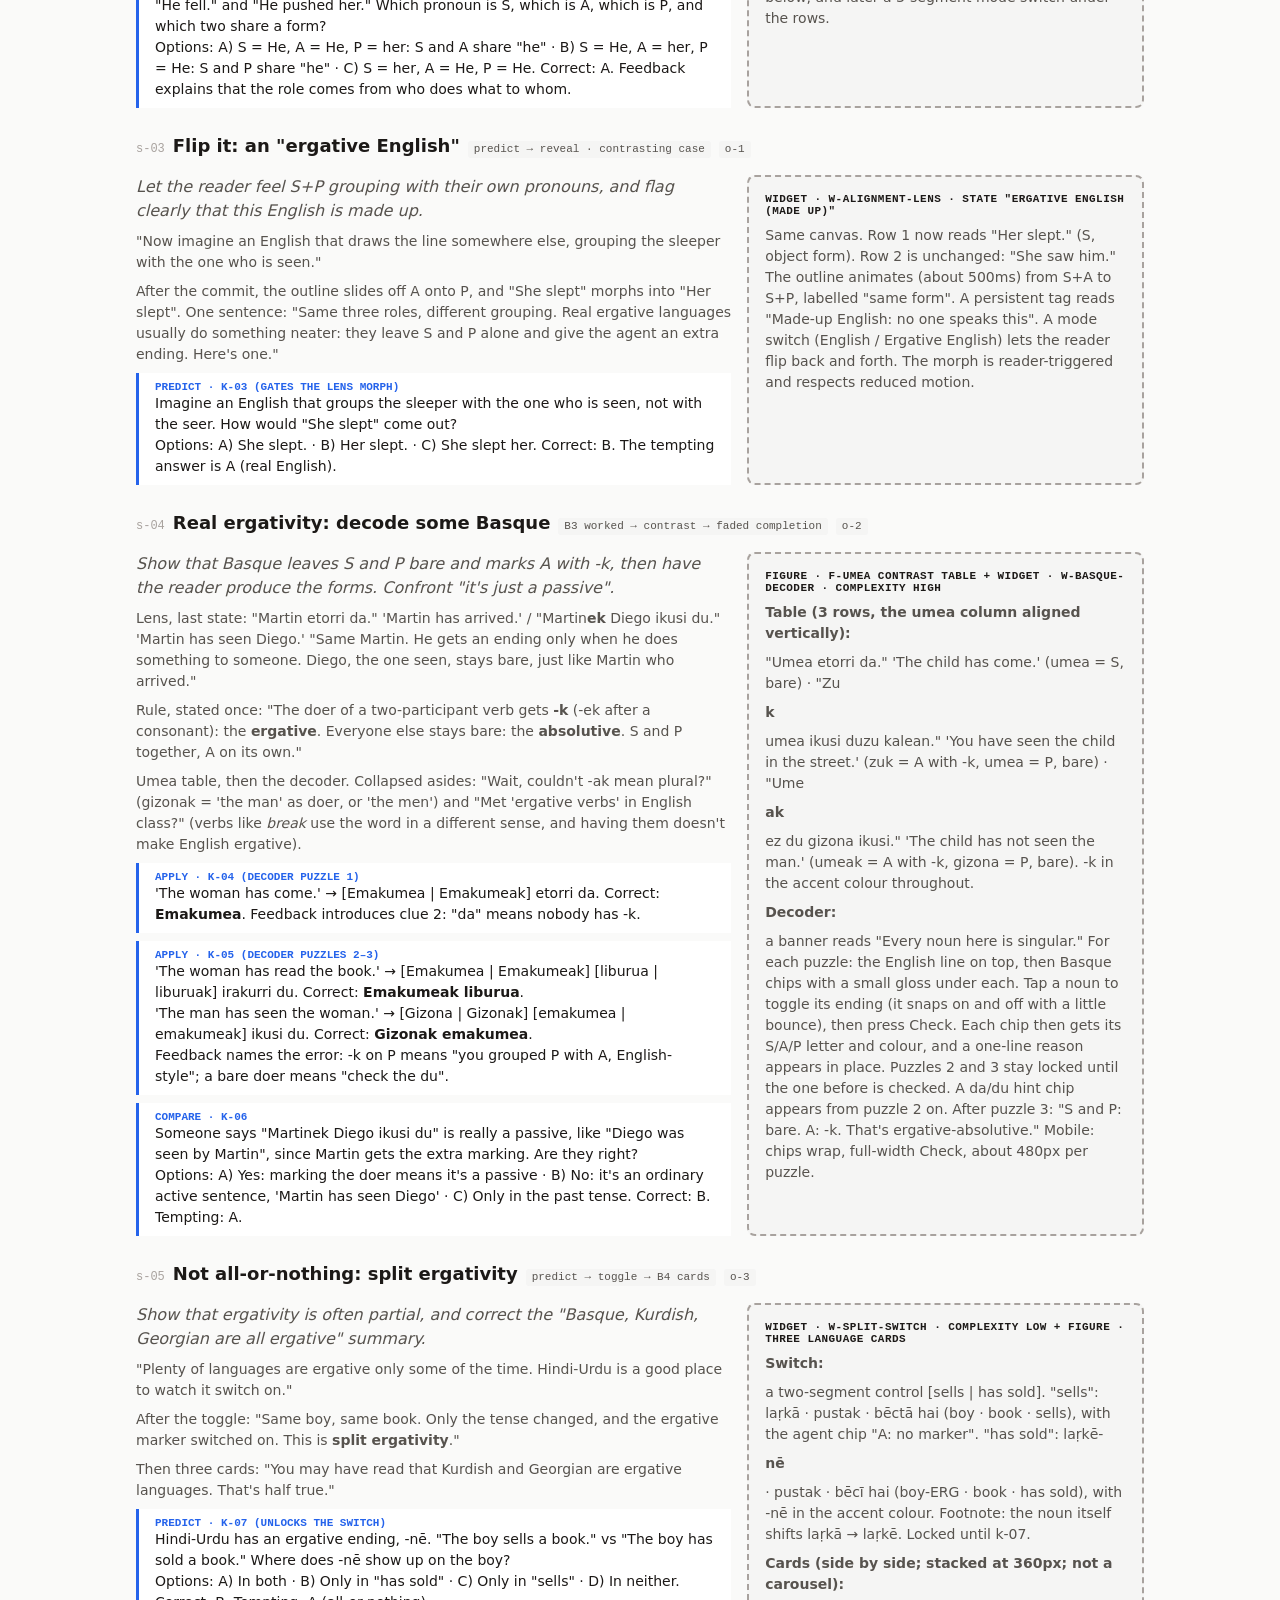
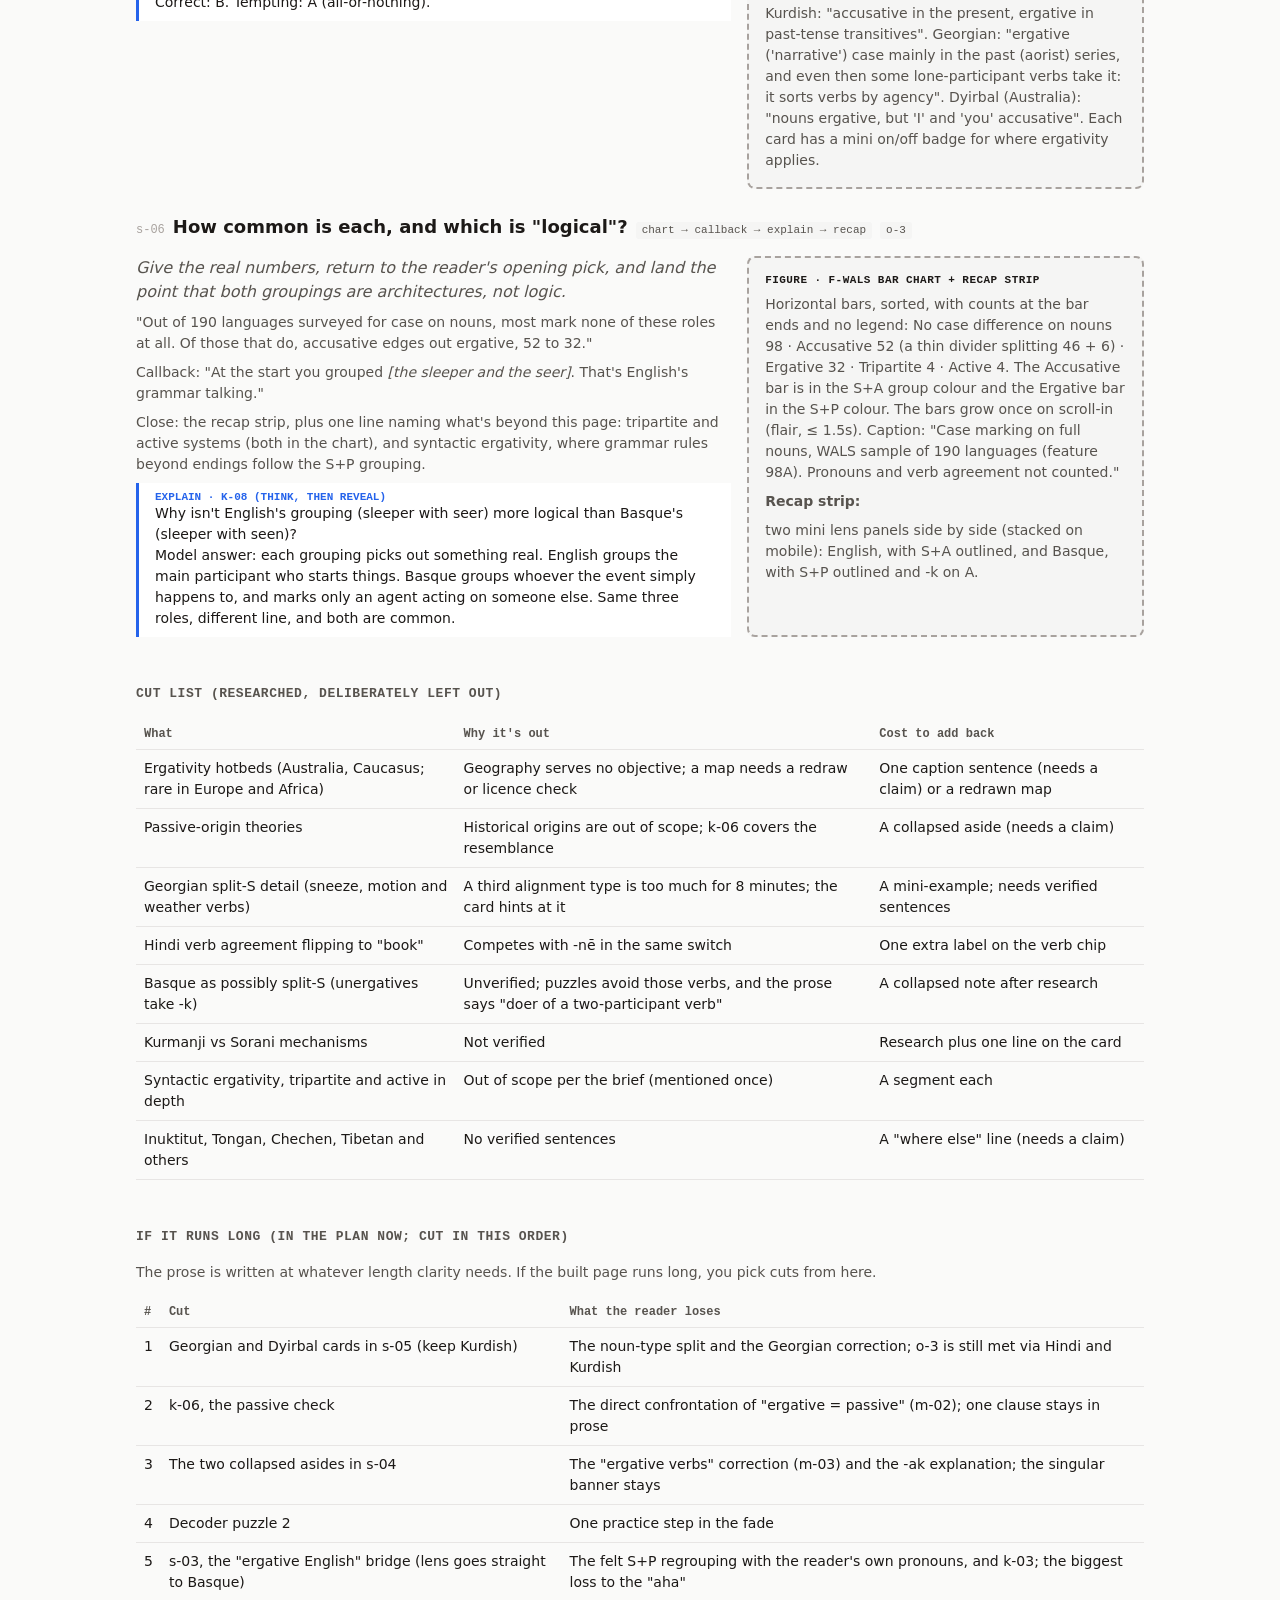
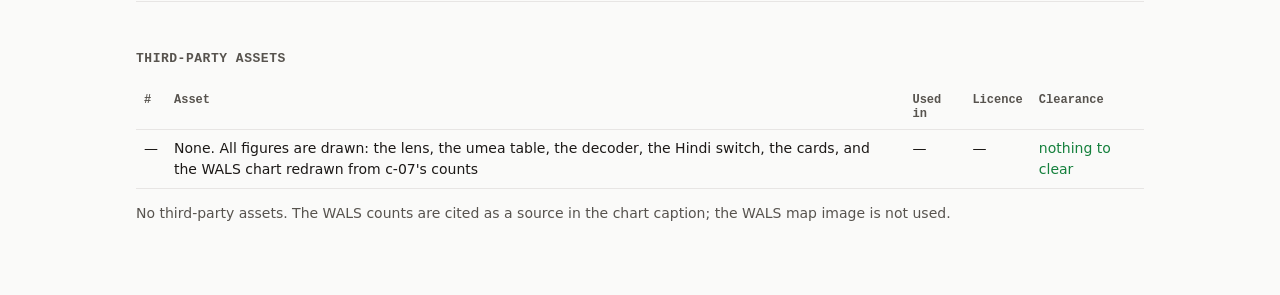
<file: run/plan/mockup.html>
<!doctype html>
<html lang="en">
<head>
<meta charset="utf-8">
<meta name="viewport" content="width=device-width, initial-scale=1">
<title>Mockup: Who Gets the Suffix?</title>
<style>
  :root {
    --bg: #fafaf9; --panel: #fff; --ink: #1c1917; --ink-2: #57534e; --ink-3: #a8a29e;
    --line: #e7e5e4; --fill: #f5f5f4; --accent: #2563eb; --warn: #b45309; --ok: #15803d;
    --s1: 8px; --s2: 16px; --s3: 24px; --s4: 32px; --s6: 48px;
    --mono: ui-monospace, SFMono-Regular, Menlo, monospace;
    --sans: system-ui, -apple-system, "Segoe UI", sans-serif;
  }
  @media (prefers-color-scheme: dark) {
    :root { --bg:#0c0a09; --panel:#1c1917; --ink:#fafaf9; --ink-2:#d6d3d1; --ink-3:#78716c;
            --line:#292524; --fill:#292524; --accent:#60a5fa; --warn:#f59e0b; --ok:#4ade80; }
  }
  * { box-sizing: border-box; }
  body { margin: 0; background: var(--bg); color: var(--ink); font: 16px/1.5 var(--sans); }
  .bar { position: sticky; top: 0; z-index: 2; display: flex; gap: var(--s2); align-items: center;
         flex-wrap: wrap; padding: var(--s1) var(--s2); background: var(--panel); border-bottom: 1px solid var(--line);
         font: 13px/1.4 var(--mono); }
  .bar b { font-weight: 600; }
  .bar .sp { flex: 1; }
  .bar button { font: inherit; padding: 4px 8px; border: 1px solid var(--line); background: var(--fill);
                color: var(--ink); border-radius: 4px; cursor: pointer; }
  .bar button[aria-pressed="true"] { border-color: var(--accent); color: var(--accent); }
  main { max-width: 1040px; margin: 0 auto; padding: var(--s4) var(--s2) var(--s6); }
  body.mobile main { max-width: 360px; padding-left: 0; padding-right: 0; }
  body.mobile .seg { grid-template-columns: 1fr; }
  h1 { font-size: 28px; line-height: 1.2; margin: 0 0 var(--s1); }
  h2 { font: 600 13px/1.4 var(--mono); letter-spacing: .04em; text-transform: uppercase; color: var(--ink-2);
       margin: var(--s6) 0 var(--s2); }
  .meta { color: var(--ink-2); font-size: 14px; }
  .panel { background: var(--panel); border: 1px solid var(--line); border-radius: 8px; padding: var(--s2); }
  .seg { display: grid; grid-template-columns: minmax(0, 3fr) minmax(0, 2fr); gap: var(--s2);
         margin-bottom: var(--s3); }
  .seg header { grid-column: 1 / -1; display: flex; gap: var(--s1); align-items: baseline; flex-wrap: wrap; }
  .seg header .id { font: 12px var(--mono); color: var(--ink-3); }
  .seg header h3 { margin: 0; font-size: 18px; }
  .tag { font: 11px/1 var(--mono); padding: 3px 6px; border-radius: 3px; background: var(--fill); color: var(--ink-2); }
  .intent { font-style: italic; color: var(--ink-2); margin: 0 0 var(--s1); }
  .prose { color: var(--ink-2); font-size: 14px; }
  .prose p { margin: 0 0 var(--s1); }
  .fig { min-height: 160px; border: 2px dashed var(--ink-3); border-radius: 8px; background: var(--fill);
         padding: var(--s2); font-size: 14px; color: var(--ink-2); display: flex; flex-direction: column; gap: var(--s1); }
  .fig .kind { font: 600 11px var(--mono); letter-spacing: .04em; text-transform: uppercase; color: var(--ink); }
  .check { border-left: 3px solid var(--accent); padding: var(--s1) var(--s2); background: var(--panel); margin-top: var(--s1); font-size: 14px; }
  .check .kind { font: 600 11px var(--mono); text-transform: uppercase; color: var(--accent); }
  table { width: 100%; border-collapse: collapse; font-size: 14px; }
  th, td { text-align: left; padding: var(--s1); border-bottom: 1px solid var(--line); vertical-align: top; }
  th { font: 600 12px var(--mono); color: var(--ink-2); }
  .needs-user { color: var(--warn); font-weight: 600; }
  .license { color: var(--ok); }
  .warn { color: var(--warn); }
  @media (max-width: 720px) { .seg { grid-template-columns: 1fr; } }
</style>
</head>
<body>
<div class="bar">
  <b>MOCKUP</b><span>Who Gets the Suffix?</span><span class="sp"></span>
  <button type="button" id="vw-desk" aria-pressed="true">desktop</button>
  <button type="button" id="vw-mob" aria-pressed="false">mobile 360</button>
</div>
<main>
  <section id="overview">
    <h1>Who Gets the Suffix?</h1>
    <p class="meta">For anybody who's curious, no linguistics background (novice) · about 8 minutes of the reader's time · scrollytelling with three interactive moments · ToC: yes (desktop rail, collapsed on mobile)</p>
    <div class="panel">
      <p><b>Standfirst (draft):</b> "She slept." "She saw him." Your gut says the sleeper and the seer are the same kind of thing. In about a third of the languages that mark case on nouns, grammar disagrees. Eight minutes, a few taps, one small Basque ending.</p>
      <p><b>Shape:</b> The page is about one distinction: who gets grouped with whom. So its core is a single "alignment lens" canvas, and its highlight visibly jumps from S+A (English) to S+P (made-up "ergative English", then Basque) as you scroll. After that the reader decodes real Basque by tapping -k on and off, flips a Hindi tense switch, and reads a WALS chart. Every flashy element (the morphing outline, the snapping -k, the growing bars) does a teaching job. I rejected a free-form sandbox, because novices need the S/A/P names first, and a plain article, because the flip is far stronger seen than read.</p>
      <p><b>Visual identity:</b> bold and playful (the builder's call). One fixed rule: three role colours, S, A and P, plus one accent for the ending "-k". They mean the same thing in every figure, and each chip also carries its letter.</p>
      <p><b>Objectives:</b></p>
      <ul>
        <li><b>o-1</b> Explain S, A and P with English sentences, and show that English pronouns group S with A. <span class="meta">checks: k-01, k-02, k-03</span></li>
        <li><b>o-2</b> Given Basque sentences, predict which nouns take ergative -k and which stay bare (absolutive): S groups with P. <span class="meta">checks: k-04, k-05, k-06</span></li>
        <li><b>o-3</b> Explain that ergativity is often partial (split), and that neither grouping is "more logical". <span class="meta">checks: k-07, k-08</span></li>
      </ul>
      <p class="meta">check_plan: PASS, no warnings (3 objectives, 6 segments, 3 widgets, 8 checks, 13 acceptance criteria).</p>
      <p class="meta"><b>Accuracy notes carried into the plan:</b> The request lists "Basque, Kurdish, or Georgian" as ergative, but Kurdish and Georgian are split systems, and the page says so (s-05). Every Basque sentence comes from a verified, published set. Nouns in the puzzles are marked singular, because Basque "-ak" can also mean plural.</p>
    </div>
  </section>

  <section id="segments">
    <h2>Segments</h2>
    <p class="meta">Prose is draft wording: it shows what each segment says and in what order. The final prose is written for the reader at build time. Check prompts, options and answers are final.</p>

    <article class="seg" id="s-01">
      <header>
        <span class="id">s-01</span><h3>Which two belong together?</h3>
        <span class="tag">hook → predict</span><span class="tag">o-1</span>
      </header>
      <div>
        <p class="intent">Get the reader to commit to their own instinct before any jargon, so the page can overturn it later.</p>
        <div class="prose">
          <p>"Three people, two sentences. Tap the two that feel like the same kind of thing."</p>
          <p>No terms yet. The response appears in place and the pick is remembered (in page memory only) for the ending.</p>
        </div>
        <div class="check">
          <div class="kind">PREDICT · k-01</div>
          Tap the two that feel like "the same kind of thing": the sleeper ("She slept"), the one who sees ("She saw him"), or the one who is seen ("She saw him").<br>
          Options: sleeper + seer / sleeper + seen / seer + seen. There's no wrong answer. Feedback: "Hold on to your pick. Most English speakers choose the sleeper and the seer, because English says 'she' for both. Some languages choose the sleeper and the seen."
        </div>
      </div>
      <div class="fig">
        <span class="kind">FIGURE · three tap tiles</span>
        Three big neutral tiles. Desktop: in a row. 360px: stacked, each ≥ 64px tall. Tile 1 "<b>She</b> slept." (the sleeper). Tile 2 "<b>She</b> saw him." (the one who sees). Tile 3 "She saw <b>him</b>." (the one who is seen). Tapping two draws a lasso around them. No role colours yet.
      </div>
    </article>

    <article class="seg" id="s-02">
      <header>
        <span class="id">s-02</span><h3>Three roles, and English's grouping</h3>
        <span class="tag">B1 step-locked · concrete → named → apply</span><span class="tag">o-1</span>
      </header>
      <div>
        <p class="intent">Pre-train S, A and P as three chunks on familiar English, and show that English gives S and A the same pronoun form.</p>
        <div class="prose">
          <p>Step 1: "Look at who's in each sentence. 'She slept' has one participant. 'She saw him' has two: one who acts and one who's acted on."</p>
          <p>Step 2: The chips gain letters and colours. "Linguists call these <b>S</b> (the single participant), <b>A</b> (the agent) and <b>P</b> (the patient, the one acted on)."</p>
          <p>Step 3: The outline wraps S and A. "English uses 'she' for both S and A, and switches to 'him/her' only for P. That grouping is called <b>nominative-accusative</b>." Collapsed aside: "Why not just say subject and object?"</p>
        </div>
        <div class="check">
          <div class="kind">APPLY · k-02</div>
          "He fell." and "He pushed her." Which pronoun is S, which is A, which is P, and which two share a form?<br>
          Options: A) S = He, A = He, P = her: S and A share "he" · B) S = He, A = her, P = He: S and P share "he" · C) S = her, A = He, P = He. Correct: A. Feedback explains that the role comes from who does what to whom.
        </div>
      </div>
      <div class="fig">
        <span class="kind">WIDGET · w-alignment-lens · complexity high · state "English"</span>
        Sticky canvas, two rows. Row 1 "She slept." with one chip "She" (S, subject form). Row 2 "She saw him." with chips "She" (A, subject form) and "him" (P, object form). A rounded outline encloses S + A and is labelled "same form" on the outline itself. A mode label in the corner reads "English". Step 1 shows no letters; at step 2 the letters and colours fade in. An aria-live line describes the grouping. Mobile: sticky at the top, ≤ 55vh, steps scroll below, and later a 3-segment mode switch under the rows.
      </div>
    </article>

    <article class="seg" id="s-03">
      <header>
        <span class="id">s-03</span><h3>Flip it: an "ergative English"</h3>
        <span class="tag">predict → reveal · contrasting case</span><span class="tag">o-1</span>
      </header>
      <div>
        <p class="intent">Let the reader feel S+P grouping with their own pronouns, and flag clearly that this English is made up.</p>
        <div class="prose">
          <p>"Now imagine an English that draws the line somewhere else, grouping the sleeper with the one who is seen."</p>
          <p>After the commit, the outline slides off A onto P, and "She slept" morphs into "Her slept". One sentence: "Same three roles, different grouping. Real ergative languages usually do something neater: they leave S and P alone and give the agent an extra ending. Here's one."</p>
        </div>
        <div class="check">
          <div class="kind">PREDICT · k-03 (gates the lens morph)</div>
          Imagine an English that groups the sleeper with the one who is seen, not with the seer. How would "She slept" come out?<br>
          Options: A) She slept. · B) Her slept. · C) She slept her. Correct: B. The tempting answer is A (real English).
        </div>
      </div>
      <div class="fig">
        <span class="kind">WIDGET · w-alignment-lens · state "Ergative English (made up)"</span>
        Same canvas. Row 1 now reads "Her slept." (S, object form). Row 2 is unchanged: "She saw him." The outline animates (about 500ms) from S+A to S+P, labelled "same form". A persistent tag reads "Made-up English: no one speaks this". A mode switch (English / Ergative English) lets the reader flip back and forth. The morph is reader-triggered and respects reduced motion.
      </div>
    </article>

    <article class="seg" id="s-04">
      <header>
        <span class="id">s-04</span><h3>Real ergativity: decode some Basque</h3>
        <span class="tag">B3 worked → contrast → faded completion</span><span class="tag">o-2</span>
      </header>
      <div>
        <p class="intent">Show that Basque leaves S and P bare and marks A with -k, then have the reader produce the forms. Confront "it's just a passive".</p>
        <div class="prose">
          <p>Lens, last state: "Martin etorri da." 'Martin has arrived.' / "Martin<b>ek</b> Diego ikusi du." 'Martin has seen Diego.' "Same Martin. He gets an ending only when he does something to someone. Diego, the one seen, stays bare, just like Martin who arrived."</p>
          <p>Rule, stated once: "The doer of a two-participant verb gets <b>-k</b> (-ek after a consonant): the <b>ergative</b>. Everyone else stays bare: the <b>absolutive</b>. S and P together, A on its own."</p>
          <p>Umea table, then the decoder. Collapsed asides: "Wait, couldn't -ak mean plural?" (gizonak = 'the man' as doer, or 'the men') and "Met 'ergative verbs' in English class?" (verbs like <i>break</i> use the word in a different sense, and having them doesn't make English ergative).</p>
        </div>
        <div class="check">
          <div class="kind">APPLY · k-04 (decoder puzzle 1)</div>
          'The woman has come.' → [Emakumea | Emakumeak] etorri da. Correct: <b>Emakumea</b>. Feedback introduces clue 2: "da" means nobody has -k.
        </div>
        <div class="check">
          <div class="kind">APPLY · k-05 (decoder puzzles 2–3)</div>
          'The woman has read the book.' → [Emakumea | Emakumeak] [liburua | liburuak] irakurri du. Correct: <b>Emakumeak liburua</b>.<br>
          'The man has seen the woman.' → [Gizona | Gizonak] [emakumea | emakumeak] ikusi du. Correct: <b>Gizonak emakumea</b>.<br>
          Feedback names the error: -k on P means "you grouped P with A, English-style"; a bare doer means "check the du".
        </div>
        <div class="check">
          <div class="kind">COMPARE · k-06</div>
          Someone says "Martinek Diego ikusi du" is really a passive, like "Diego was seen by Martin", since Martin gets the extra marking. Are they right?<br>
          Options: A) Yes: marking the doer means it's a passive · B) No: it's an ordinary active sentence, 'Martin has seen Diego' · C) Only in the past tense. Correct: B. Tempting: A.
        </div>
      </div>
      <div class="fig">
        <span class="kind">FIGURE · f-umea contrast table + WIDGET · w-basque-decoder · complexity high</span>
        <b>Table (3 rows, the umea column aligned vertically):</b> "Umea etorri da." 'The child has come.' (umea = S, bare) · "Zu<b>k</b> umea ikusi duzu kalean." 'You have seen the child in the street.' (zuk = A with -k, umea = P, bare) · "Ume<b>ak</b> ez du gizona ikusi." 'The child has not seen the man.' (umeak = A with -k, gizona = P, bare). -k in the accent colour throughout.<br>
        <b>Decoder:</b> a banner reads "Every noun here is singular." For each puzzle: the English line on top, then Basque chips with a small gloss under each. Tap a noun to toggle its ending (it snaps on and off with a little bounce), then press Check. Each chip then gets its S/A/P letter and colour, and a one-line reason appears in place. Puzzles 2 and 3 stay locked until the one before is checked. A da/du hint chip appears from puzzle 2 on. After puzzle 3: "S and P: bare. A: -k. That's ergative-absolutive." Mobile: chips wrap, full-width Check, about 480px per puzzle.
      </div>
    </article>

    <article class="seg" id="s-05">
      <header>
        <span class="id">s-05</span><h3>Not all-or-nothing: split ergativity</h3>
        <span class="tag">predict → toggle → B4 cards</span><span class="tag">o-3</span>
      </header>
      <div>
        <p class="intent">Show that ergativity is often partial, and correct the "Basque, Kurdish, Georgian are all ergative" summary.</p>
        <div class="prose">
          <p>"Plenty of languages are ergative only some of the time. Hindi-Urdu is a good place to watch it switch on."</p>
          <p>After the toggle: "Same boy, same book. Only the tense changed, and the ergative marker switched on. This is <b>split ergativity</b>."</p>
          <p>Then three cards: "You may have read that Kurdish and Georgian are ergative languages. That's half true."</p>
        </div>
        <div class="check">
          <div class="kind">PREDICT · k-07 (unlocks the switch)</div>
          Hindi-Urdu has an ergative ending, -nē. "The boy sells a book." vs "The boy has sold a book." Where does -nē show up on the boy?<br>
          Options: A) In both · B) Only in "has sold" · C) Only in "sells" · D) In neither. Correct: B. Tempting: A (all-or-nothing).
        </div>
      </div>
      <div class="fig">
        <span class="kind">WIDGET · w-split-switch · complexity low + FIGURE · three language cards</span>
        <b>Switch:</b> a two-segment control [sells | has sold]. "sells": laṛkā · pustak · bēctā hai (boy · book · sells), with the agent chip "A: no marker". "has sold": laṛkē-<b>nē</b> · pustak · bēcī hai (boy-ERG · book · has sold), with -nē in the accent colour. Footnote: the noun itself shifts laṛkā → laṛkē. Locked until k-07.<br>
        <b>Cards (side by side; stacked at 360px; not a carousel):</b> Kurdish: "accusative in the present, ergative in past-tense transitives". Georgian: "ergative ('narrative') case mainly in the past (aorist) series, and even then some lone-participant verbs take it: it sorts verbs by agency". Dyirbal (Australia): "nouns ergative, but 'I' and 'you' accusative". Each card has a mini on/off badge for where ergativity applies.
      </div>
    </article>

    <article class="seg" id="s-06">
      <header>
        <span class="id">s-06</span><h3>How common is each, and which is "logical"?</h3>
        <span class="tag">chart → callback → explain → recap</span><span class="tag">o-3</span>
      </header>
      <div>
        <p class="intent">Give the real numbers, return to the reader's opening pick, and land the point that both groupings are architectures, not logic.</p>
        <div class="prose">
          <p>"Out of 190 languages surveyed for case on nouns, most mark none of these roles at all. Of those that do, accusative edges out ergative, 52 to 32."</p>
          <p>Callback: "At the start you grouped <i>[the sleeper and the seer]</i>. That's English's grammar talking."</p>
          <p>Close: the recap strip, plus one line naming what's beyond this page: tripartite and active systems (both in the chart), and syntactic ergativity, where grammar rules beyond endings follow the S+P grouping.</p>
        </div>
        <div class="check">
          <div class="kind">EXPLAIN · k-08 (think, then reveal)</div>
          Why isn't English's grouping (sleeper with seer) more logical than Basque's (sleeper with seen)?<br>
          Model answer: each grouping picks out something real. English groups the main participant who starts things. Basque groups whoever the event simply happens to, and marks only an agent acting on someone else. Same three roles, different line, and both are common.
        </div>
      </div>
      <div class="fig">
        <span class="kind">FIGURE · f-wals bar chart + recap strip</span>
        Horizontal bars, sorted, with counts at the bar ends and no legend: No case difference on nouns 98 · Accusative 52 (a thin divider splitting 46 + 6) · Ergative 32 · Tripartite 4 · Active 4. The Accusative bar is in the S+A group colour and the Ergative bar in the S+P colour. The bars grow once on scroll-in (flair, ≤ 1.5s). Caption: "Case marking on full nouns, WALS sample of 190 languages (feature 98A). Pronouns and verb agreement not counted."<br>
        <b>Recap strip:</b> two mini lens panels side by side (stacked on mobile): English, with S+A outlined, and Basque, with S+P outlined and -k on A.
      </div>
    </article>
  </section>

  <section id="cuts">
    <h2>Cut list (researched, deliberately left out)</h2>
    <table>
      <thead><tr><th>What</th><th>Why it's out</th><th>Cost to add back</th></tr></thead>
      <tbody>
        <tr><td>Ergativity hotbeds (Australia, Caucasus; rare in Europe and Africa)</td><td>Geography serves no objective; a map needs a redraw or licence check</td><td>One caption sentence (needs a claim) or a redrawn map</td></tr>
        <tr><td>Passive-origin theories</td><td>Historical origins are out of scope; k-06 covers the resemblance</td><td>A collapsed aside (needs a claim)</td></tr>
        <tr><td>Georgian split-S detail (sneeze, motion and weather verbs)</td><td>A third alignment type is too much for 8 minutes; the card hints at it</td><td>A mini-example; needs verified sentences</td></tr>
        <tr><td>Hindi verb agreement flipping to "book"</td><td>Competes with -nē in the same switch</td><td>One extra label on the verb chip</td></tr>
        <tr><td>Basque as possibly split-S (unergatives take -k)</td><td>Unverified; puzzles avoid those verbs, and the prose says "doer of a two-participant verb"</td><td>A collapsed note after research</td></tr>
        <tr><td>Kurmanji vs Sorani mechanisms</td><td>Not verified</td><td>Research plus one line on the card</td></tr>
        <tr><td>Syntactic ergativity, tripartite and active in depth</td><td>Out of scope per the brief (mentioned once)</td><td>A segment each</td></tr>
        <tr><td>Inuktitut, Tongan, Chechen, Tibetan and others</td><td>No verified sentences</td><td>A "where else" line (needs a claim)</td></tr>
      </tbody>
    </table>

    <h2>If it runs long (in the plan now; cut in this order)</h2>
    <p class="meta">The prose is written at whatever length clarity needs. If the built page runs long, you pick cuts from here.</p>
    <table>
      <thead><tr><th>#</th><th>Cut</th><th>What the reader loses</th></tr></thead>
      <tbody>
        <tr><td>1</td><td>Georgian and Dyirbal cards in s-05 (keep Kurdish)</td><td>The noun-type split and the Georgian correction; o-3 is still met via Hindi and Kurdish</td></tr>
        <tr><td>2</td><td>k-06, the passive check</td><td>The direct confrontation of "ergative = passive" (m-02); one clause stays in prose</td></tr>
        <tr><td>3</td><td>The two collapsed asides in s-04</td><td>The "ergative verbs" correction (m-03) and the -ak explanation; the singular banner stays</td></tr>
        <tr><td>4</td><td>Decoder puzzle 2</td><td>One practice step in the fade</td></tr>
        <tr><td>5</td><td>s-03, the "ergative English" bridge (lens goes straight to Basque)</td><td>The felt S+P regrouping with the reader's own pronouns, and k-03; the biggest loss to the "aha"</td></tr>
      </tbody>
    </table>
  </section>

  <section id="assets">
    <h2>Third-party assets</h2>
    <table>
      <thead><tr><th>#</th><th>Asset</th><th>Used in</th><th>Licence</th><th>Clearance</th></tr></thead>
      <tbody>
        <tr><td>—</td><td>None. All figures are drawn: the lens, the umea table, the decoder, the Hindi switch, the cards, and the WALS chart redrawn from c-07's counts</td><td>—</td><td>—</td><td class="license">nothing to clear</td></tr>
      </tbody>
    </table>
    <p class="meta">No third-party assets. The WALS counts are cited as a source in the chart caption; the WALS map image is not used.</p>
  </section>
</main>
<script>
  const d = document.getElementById('vw-desk'), m = document.getElementById('vw-mob');
  function set(mobile) {
    document.body.classList.toggle('mobile', mobile);
    d.setAttribute('aria-pressed', String(!mobile)); m.setAttribute('aria-pressed', String(mobile));
  }
  d.onclick = () => set(false); m.onclick = () => set(true);
</script>
</body>
</html>
</file>
<file: site/assets/tokens.css>
/* "Who Gets the Suffix?" design tokens.
   Kit variable names (kit/tokens.css) mapped onto a bold, playful identity: cream paper, heavy ink,
   hard offset shadows, chunky display type. Widgets use these variables, never literal colours.

   ROLE COLOURS (fixed meaning across every figure and widget on the page):
     --role-s  S, the lone participant of a one-participant verb   (violet)
     --role-a  A, the doer of a two-participant verb              (orange)
     --role-p  P, the one acted on                                (teal)
     --role-on text colour to put ON a solid role fill
     --erg     the ergative ending (-k / -ek / -nē): highlighter yellow, with --erg-ink text on it
   GROUP COLOURS (the outline that groups two roles; also the WALS bars):
     --grp-sa / --grp-sp           solid stroke colours for SVG or borders
     --grp-sa-grad / --grp-sp-grad CSS gradients (S colour into A or P colour) for HTML fills/borders */
:root {
  --sp-0: 0; --sp-half: 4px; --sp-1: 8px; --sp-2: 16px; --sp-3: 24px; --sp-4: 32px;
  --sp-5: 40px; --sp-6: 48px; --sp-8: 64px; --sp-10: 80px; --sp-12: 96px;

  --font-display: "Bricolage Grotesque", "Inter", system-ui, -apple-system, "Segoe UI", sans-serif;
  --font-sans: "Bricolage Grotesque", "Inter", system-ui, -apple-system, "Segoe UI", Roboto, sans-serif;
  --font-serif: "Source Serif 4", "Iowan Old Style", Georgia, serif;
  --font-mono: "JetBrains Mono", ui-monospace, SFMono-Regular, Menlo, monospace;
  --font-body: var(--font-serif);
  --font-ex: var(--font-display);      /* example sentences (English, Basque) */
  --font-ex-diacritic: var(--font-serif); /* romanized Hindi-Urdu (ṛ, ē) needs wide Latin coverage */
  --fs-caption: 0.8125rem; --lh-caption: 1.25rem;
  --fs-small: 0.9375rem;   --lh-small: 1.5rem;
  --fs-body: 1.125rem;     --lh-body: 1.75rem;
  --fs-h3: 1.25rem;  --lh-h3: 1.75rem;
  --fs-h2: 2rem;     --lh-h2: 2.5rem;
  --fs-h1: 4rem;     --lh-h1: 4.25rem;
  --measure: 66ch;

  --bg: #fff6e9;
  --surface: #ffffff;
  --surface-2: #fbeedb;
  --ink: #17132e;
  --ink-2: #3d3858;
  --ink-3: #686380;
  --ink-4: #b7b0c4;
  --line: #17132e;          /* lines are ink: the identity is outlined, not hairlined */
  --line-soft: #e6dccb;
  --accent: #17132e;        /* UI accent is ink, so colour stays reserved for roles */
  --accent-ink: #fff6e9;
  --focus: #2563eb;
  --good: #137a47; --bad: #b3261e; --warn: #9a6400;
  --good-soft: #137a4718; --bad-soft: #b3261e14;

  --role-s: #6d28d9; --role-a: #c2410c; --role-p: #0e7490; --role-on: #ffffff;
  --role-s-soft: #6d28d91c; --role-a-soft: #c2410c1c; --role-p-soft: #0e74901c;
  --erg: #ffd60a; --erg-ink: #17132e;
  --grp-sa: #9a35a0; --grp-sp: #3e4fb5;
  --grp-sa-grad: linear-gradient(90deg, var(--role-s), var(--role-a));
  --grp-sp-grad: linear-gradient(90deg, var(--role-s), var(--role-p));
  --neutral-chip: #ece3d3;

  /* kit series mapped onto the role meaning */
  --c1: var(--role-s); --c2: var(--role-a); --c3: var(--role-p); --c4: #b58900; --c5: #7b4fc9; --c6: #5b6770;
  --c1-soft: var(--role-s-soft); --c2-soft: var(--role-a-soft); --c3-soft: var(--role-p-soft); --c4-soft: #ffd60a33;

  --radius-1: 6px; --radius-2: 12px; --radius-3: 20px;
  --border: 2px solid var(--ink);
  --shadow-hard: 4px 4px 0 var(--ink);
  --shadow-hard-sm: 2px 2px 0 var(--ink);
  --shadow-1: var(--shadow-hard);
  --stroke: 2px;
  --tap: 44px;
  --lens-max-h: 70vh;

  --ease-out: cubic-bezier(.2, .7, .2, 1);
  --ease-spring: cubic-bezier(.34, 1.56, .64, 1);
  --dur-1: 150ms; --dur-2: 300ms; --dur-3: 600ms;
}

@media (max-width: 599px) {
  :root { --fs-body: 1.0625rem; --lh-body: 1.625rem; --fs-h1: 2.75rem; --lh-h1: 3rem; --fs-h2: 1.625rem; --lh-h2: 2rem; }
}
@media (max-width: 899px) { :root { --lens-max-h: 55vh; } }

@media (prefers-color-scheme: dark) {
  :root:not([data-theme="light"]) {
    --bg: #110e22; --surface: #1c1834; --surface-2: #241f40;
    --ink: #f6eedf; --ink-2: #d4cce0; --ink-3: #a59fb8; --ink-4: #5d5776; --line: #f6eedf; --line-soft: #36304f;
    --accent: #f6eedf; --accent-ink: #110e22; --focus: #7aa2ff;
    --good: #5cd394; --bad: #ff8a80; --warn: #e6b450; --good-soft: #5cd39422; --bad-soft: #ff8a801c;
    --role-s: #b197fc; --role-a: #ff9a52; --role-p: #3fd0e6; --role-on: #110e22;
    --role-s-soft: #b197fc26; --role-a-soft: #ff9a5226; --role-p-soft: #3fd0e626;
    --erg: #ffd60a; --erg-ink: #110e22;
    --grp-sa: #d898c8; --grp-sp: #7fb4f0;
    --neutral-chip: #2c2748;
    --c4: #ffd60a;
    --shadow-hard: 4px 4px 0 #000; --shadow-hard-sm: 2px 2px 0 #000;
  }
}
:root[data-theme="dark"] {
  --bg: #110e22; --surface: #1c1834; --surface-2: #241f40;
  --ink: #f6eedf; --ink-2: #d4cce0; --ink-3: #a59fb8; --ink-4: #5d5776; --line: #f6eedf; --line-soft: #36304f;
  --accent: #f6eedf; --accent-ink: #110e22; --focus: #7aa2ff;
  --good: #5cd394; --bad: #ff8a80; --warn: #e6b450; --good-soft: #5cd39422; --bad-soft: #ff8a801c;
  --role-s: #b197fc; --role-a: #ff9a52; --role-p: #3fd0e6; --role-on: #110e22;
  --role-s-soft: #b197fc26; --role-a-soft: #ff9a5226; --role-p-soft: #3fd0e626;
  --erg: #ffd60a; --erg-ink: #110e22;
  --grp-sa: #d898c8; --grp-sp: #7fb4f0;
  --neutral-chip: #2c2748;
  --c4: #ffd60a;
  --shadow-hard: 4px 4px 0 #000; --shadow-hard-sm: 2px 2px 0 #000;
}

@media (prefers-reduced-motion: reduce) {
  :root { --dur-1: 0ms; --dur-2: 0ms; --dur-3: 0ms; }
}
</file>
<file: site/assets/components.css>
/* Didactician kit components. Requires tokens.css. Optional: builders may restyle or replace
   any of this, but keep the data-attributes (verify.mjs and the kit scripts rely on them).

   Page skeleton:
     <body class="d-body">
       <header class="d-hero">…</header>
       <div class="d-page">
         <aside class="d-rail" data-toc></aside>          (desktop rail; toc.js fills it)
         <main class="d-main" id="main">
           <details class="d-toc-mobile" data-toc-mobile></details>   (mobile; toc.js fills it)
           <section id="…"><h2>…</h2> … </section>
         </main>
       </div>
     </body>
   Width classes for blocks inside .d-main: (default = prose measure), .d-wide, .d-full */

*, *::before, *::after { box-sizing: border-box; }
html { -webkit-text-size-adjust: 100%; scroll-padding-top: var(--sp-3); }
body.d-body { margin: 0; background: var(--bg); color: var(--ink); font: var(--fs-body)/var(--lh-body) var(--font-body);
  text-rendering: optimizeLegibility; -webkit-font-smoothing: antialiased; }
img, svg, video, canvas, iframe { max-width: 100%; }
img, video { height: auto; }
:focus-visible { outline: 2px solid var(--focus); outline-offset: 2px; border-radius: 2px; }
a { color: var(--accent); text-underline-offset: 0.15em; }

/* ---- hero ------------------------------------------------------------------------------- */
.d-hero { max-width: 1200px; margin: 0 auto; padding: var(--sp-10) var(--sp-2) var(--sp-4); }
.d-kicker { font: 600 var(--fs-caption)/var(--lh-caption) var(--font-mono); letter-spacing: .06em; text-transform: uppercase; color: var(--ink-3); }
.d-hero h1 { font: 700 var(--fs-h1)/var(--lh-h1) var(--font-sans); letter-spacing: -0.02em; margin: var(--sp-1) 0 var(--sp-2); max-width: 22ch; text-wrap: balance; }
.d-standfirst { font-size: calc(var(--fs-body) * 1.15); line-height: 1.5; color: var(--ink-2); max-width: var(--measure); margin: 0; }
.d-meta { display: flex; flex-wrap: wrap; gap: var(--sp-3); margin-top: var(--sp-4); }
.d-meta div { font: var(--fs-caption)/var(--lh-caption) var(--font-mono); color: var(--ink-2); }
.d-meta b { display: block; font-weight: 600; letter-spacing: .06em; text-transform: uppercase; color: var(--ink-3); }

/* ---- page grid: rail + prose ------------------------------------------------------------- */
.d-page { max-width: 1200px; margin: 0 auto; padding: 0 var(--sp-2) var(--sp-12); display: grid;
  grid-template-columns: minmax(0, 1fr); }
.d-main > * { max-width: var(--measure); }
.d-main > .d-wide { max-width: min(100%, 960px); }
.d-main > .d-full { max-width: none; }
.d-main h2 { font: 700 var(--fs-h2)/var(--lh-h2) var(--font-sans); letter-spacing: -0.01em; margin: var(--sp-10) 0 var(--sp-2); text-wrap: balance; }
.d-main h3 { font: 650 var(--fs-h3)/var(--lh-h3) var(--font-sans); margin: var(--sp-5) 0 var(--sp-1); }
.d-main p { margin: 0 0 var(--sp-3); }
.d-main code { font: 0.9em var(--font-mono); background: var(--surface-2); padding: 0.1em 0.3em; border-radius: var(--radius-1); }

/* ---- ToC rail (pattern: claude.dev blog) ------------------------------------------------- */
.d-rail { display: none; flex-direction: column; position: sticky; top: var(--sp-4); align-self: start;
  max-height: calc(100dvh - var(--sp-8)); font: var(--fs-caption)/var(--lh-caption) var(--font-mono); padding-top: var(--sp-10); }
.d-rail-title { font: 600 var(--fs-small)/1.4 var(--font-sans); color: var(--ink); max-height: 0; opacity: 0; overflow: hidden;
  transform: translateY(8px); transition: opacity var(--dur-2) ease, transform var(--dur-2) var(--ease-out), max-height var(--dur-2) ease, margin var(--dur-2) ease; }
.d-rail-title.on { max-height: 160px; opacity: 1; transform: none; margin-bottom: var(--sp-3); }
.d-rail-label { letter-spacing: .06em; text-transform: uppercase; color: var(--ink-3); margin-bottom: var(--sp-1); }
.d-rail nav { overflow-y: auto; min-height: 0; }
.d-rail a { display: block; color: var(--ink-2); text-decoration: none; padding: 2px 0; white-space: nowrap; overflow: hidden; text-overflow: ellipsis; }
.d-rail a:hover, .d-rail a.on { color: var(--ink); }
.d-rail a .br { color: var(--ink-4); margin-right: var(--sp-1); }
.d-rail a.on .br { color: var(--ink-2); }
.d-rail .subs { display: grid; grid-template-rows: 0fr; visibility: hidden; transition: grid-template-rows var(--dur-2) var(--ease-out), visibility var(--dur-2); }
.d-rail .subs.open, .d-rail .subs:has(:focus-visible) { grid-template-rows: 1fr; visibility: visible; }
.d-rail .subs > div { min-height: 0; overflow: hidden; }
.d-rail .subs a { padding-left: var(--sp-2); }
.d-rail-prog { margin-top: var(--sp-3); color: var(--ink-4); white-space: nowrap; overflow: hidden; }
.d-rail-prog b { color: var(--ink); font-weight: 400; }
.d-rail-prog .pct { color: var(--ink-2); margin-left: var(--sp-1); }
.d-rail-time { margin-top: var(--sp-1); letter-spacing: .06em; text-transform: uppercase; color: var(--ink-3); }
.d-toc-mobile { margin: 0 0 var(--sp-4); border: 1px solid var(--line); border-radius: var(--radius-2); background: var(--surface);
  font: var(--fs-small)/var(--lh-small) var(--font-mono); }
.d-toc-mobile summary { cursor: pointer; padding: var(--sp-1) var(--sp-2); min-height: var(--tap); display: flex; align-items: center; color: var(--ink-2); }
.d-toc-mobile nav { padding: 0 var(--sp-2) var(--sp-2); }
.d-toc-mobile a { display: block; padding: var(--sp-half) 0; color: var(--ink-2); text-decoration: none; }
.d-toc-mobile a .br { color: var(--ink-4); margin-right: var(--sp-1); }

/* desktop: two columns only when the page has a rail (the designer may decide there's no ToC) */
@media (min-width: 1100px) {
  .d-page:has(> .d-rail) { grid-template-columns: 220px minmax(0, 1fr); column-gap: var(--sp-6); }
  .d-page > .d-rail { display: flex; grid-column: 1; grid-row: 1; }
  .d-page > .d-main { grid-column: -2; grid-row: 1; }
  .d-toc-mobile { display: none; }
}

/* ---- figures & captions ------------------------------------------------------------------- */
/* Captions are small, sit directly under (or beside) the figure, and add what the figure can't
   say. They never restate what is visible. One style everywhere. */
.d-figure { margin: var(--sp-5) 0; }
.d-figure > .d-canvas { background: var(--surface); border: 1px solid var(--line); border-radius: var(--radius-2); padding: var(--sp-2); }
.d-figure figcaption, .d-caption { font: var(--fs-caption)/var(--lh-caption) var(--font-sans); color: var(--ink-3); margin-top: var(--sp-1); max-width: var(--measure); }
.d-figure figcaption b, .d-caption b { color: var(--ink-2); font-weight: 600; }
.d-attrib { font: 11px/16px var(--font-sans); color: var(--ink-3); }
.d-figure-head { display: flex; align-items: center; justify-content: space-between; gap: var(--sp-1); margin-bottom: var(--sp-1); }

/* SVG text: direct labels on the diagram (never a legend). Halo keeps labels legible over lines. */
.d-svg { display: block; width: 100%; height: auto; overflow: visible; font-family: var(--font-sans); }
.d-svg text, .d-label { font: 500 13px/1 var(--font-sans); fill: var(--ink-2); }
.d-svg .d-label-strong { fill: var(--ink); font-weight: 650; }
.d-svg .d-halo { paint-order: stroke; stroke: var(--surface); stroke-width: 4px; stroke-linejoin: round; }
.d-svg .d-stroke { stroke: var(--ink-2); stroke-width: var(--stroke); fill: none; stroke-linecap: round; stroke-linejoin: round; }

/* ---- controls ---------------------------------------------------------------------------- */
.d-btn { font: 600 var(--fs-small)/1 var(--font-sans); display: inline-flex; align-items: center; gap: var(--sp-1);
  min-height: 36px; padding: 0 var(--sp-2); border-radius: var(--radius-2); border: 1px solid var(--line);
  background: var(--surface); color: var(--ink); cursor: pointer; }
.d-btn:hover { border-color: var(--ink-4); }
.d-btn[aria-pressed="true"], .d-btn.primary { background: var(--accent); color: var(--accent-ink); border-color: var(--accent); }
@media (pointer: coarse) { .d-btn { min-height: var(--tap); } }
.d-replay { font: 600 var(--fs-caption)/1 var(--font-mono); letter-spacing: .04em; text-transform: uppercase; color: var(--ink-2);
  background: none; border: 1px solid var(--line); border-radius: 999px; padding: 6px 12px; cursor: pointer; min-height: 32px; }
.d-replay::before { content: "↻ "; }
.d-replay:hover { color: var(--ink); border-color: var(--ink-4); }
.d-control { display: grid; grid-template-columns: auto 1fr auto; align-items: center; gap: var(--sp-2); font: var(--fs-small)/var(--lh-small) var(--font-sans); }
.d-control output { font: 600 var(--fs-small)/1 var(--font-mono); min-width: 6ch; text-align: right; color: var(--ink); }
input[type="range"] { accent-color: var(--accent); width: 100%; min-height: var(--tap); }

/* ---- comprehension checks -------------------------------------------------------------- */
/* Commit first, then reveal. Feedback explains why, especially why the tempting answer is wrong. */
.d-check { margin: var(--sp-5) 0; padding: var(--sp-3); border-radius: var(--radius-2); background: var(--surface); border: 1px solid var(--line); border-left: 4px solid var(--accent); }
.d-check-kind { font: 600 var(--fs-caption)/var(--lh-caption) var(--font-mono); letter-spacing: .06em; text-transform: uppercase; color: var(--accent); margin-bottom: var(--sp-1); }
.d-check-prompt { font: 600 var(--fs-body)/var(--lh-body) var(--font-sans); margin: 0 0 var(--sp-2); }
.d-options { display: grid; gap: var(--sp-1); }
.d-option { text-align: left; font: var(--fs-small)/var(--lh-small) var(--font-sans); padding: var(--sp-1) var(--sp-2); min-height: var(--tap);
  border: 1px solid var(--line); border-radius: var(--radius-2); background: var(--bg); color: var(--ink); cursor: pointer; }
.d-option[aria-pressed="true"] { border-color: var(--accent); box-shadow: inset 0 0 0 1px var(--accent); }
.d-option.is-right { border-color: var(--good); box-shadow: inset 0 0 0 1px var(--good); }
.d-option.is-wrong { border-color: var(--bad); }
.d-feedback { margin-top: var(--sp-2); font: var(--fs-small)/var(--lh-small) var(--font-sans); color: var(--ink-2); }
.d-feedback[hidden] { display: none; }

/* ---- reader-controlled scaffolding (expertise reversal) --------------------------------- */
.d-more { margin: var(--sp-2) 0 var(--sp-3); border-left: 2px solid var(--line); padding-left: var(--sp-2); }
.d-more summary { cursor: pointer; font: 600 var(--fs-small)/var(--lh-small) var(--font-sans); color: var(--ink-2); min-height: 32px; display: flex; align-items: center; }

/* ---- callouts ---------------------------------------------------------------------------- */
.d-aside { margin: var(--sp-4) 0; padding: var(--sp-2) var(--sp-3); background: var(--surface-2); border-radius: var(--radius-2); font: var(--fs-small)/var(--lh-small) var(--font-sans); color: var(--ink-2); }

/* ---- carousel (no reflow: all pages share one grid cell, so height = tallest page) -------- */
.d-carousel-pages { display: grid; }
.d-carousel-pages > [data-carousel-page] { grid-area: 1 / 1; visibility: hidden; opacity: 0; transition: opacity var(--dur-2) ease; }
.d-carousel-pages > [data-carousel-page].on { visibility: visible; opacity: 1; }
.d-pager { display: flex; align-items: center; justify-content: center; gap: var(--sp-half); margin-top: var(--sp-2); font: 600 var(--fs-small)/1 var(--font-mono); }
.d-pager button { min-width: 36px; min-height: 36px; border-radius: var(--radius-1); border: 1px solid transparent; background: none; color: var(--ink-3); cursor: pointer; font: inherit; }
.d-pager button:hover { color: var(--ink); }
.d-pager button[aria-current="true"] { color: var(--ink); border-color: var(--line); background: var(--surface); }
.d-pager button:disabled { opacity: .35; cursor: default; }
@media (pointer: coarse) { .d-pager button { min-width: var(--tap); min-height: var(--tap); } }

/* ---- scrollytelling: sticky canvas + steps ----------------------------------------------- */
/* Desktop: canvas sticks beside the steps. Mobile: canvas sticks on top (max 55vh), steps scroll
   over a solid card so text never sits on top of the diagram. */
.d-scrolly { display: grid; grid-template-columns: minmax(0, 1fr); gap: var(--sp-4); margin: var(--sp-6) 0; }
.d-scrolly-canvas { position: sticky; top: var(--sp-2); align-self: start; z-index: 0; max-height: 55vh; }
.d-scrolly-steps { position: relative; z-index: 1; }
.d-step { margin: 0 0 60vh; padding: var(--sp-2) var(--sp-3); background: var(--surface); border: 1px solid var(--line); border-radius: var(--radius-2); box-shadow: var(--shadow-1); }
.d-step:last-child { margin-bottom: 20vh; }
.d-step.is-active { border-color: var(--accent); }
@media (min-width: 900px) {
  .d-scrolly { grid-template-columns: minmax(0, 5fr) minmax(0, 4fr); max-width: none; }
  .d-scrolly-canvas { grid-column: 1; grid-row: 1; top: 15vh; max-height: 70vh; }
  .d-scrolly-steps { grid-column: 2; grid-row: 1; padding-top: 30vh; }
}

/* ---- motion helpers ---------------------------------------------------------------------- */
/* Animations that should start when visible: add data-anim-autoplay="visible"; replay.js adds
   .is-playing on first view. Key your CSS animation off .is-playing. */
@media (prefers-reduced-motion: reduce) {
  *, *::before, *::after { animation-duration: 1ms !important; animation-iteration-count: 1 !important; transition-duration: 1ms !important; scroll-behavior: auto !important; }
}
</file>
<file: site/assets/page.css>
/* Page styles for "Who Gets the Suffix?". Builds on tokens.css + components.css (kit). */

body.d-body { background: var(--bg); color: var(--ink); }
::selection { background: var(--erg); color: var(--erg-ink); }
a { color: var(--ink); text-decoration-thickness: 2px; text-decoration-color: var(--role-s); }
a:hover { text-decoration-color: var(--ink); }

/* ---- hero ------------------------------------------------------------------------------- */
.hero { position: relative; overflow: hidden; border-bottom: var(--border); background:
  radial-gradient(circle at 12% 18%, var(--surface-2) 0 120px, transparent 121px),
  radial-gradient(circle at 92% 80%, var(--surface-2) 0 180px, transparent 181px), var(--bg); }
.hero-inner { max-width: 1200px; margin: 0 auto; padding: var(--sp-10) var(--sp-2) var(--sp-6); position: relative; }
.hero .d-kicker { color: var(--ink-2); display: inline-flex; gap: var(--sp-1); align-items: center; border: var(--border);
  border-radius: 999px; padding: var(--sp-half) var(--sp-2); background: var(--surface); box-shadow: var(--shadow-hard-sm); }
.hero h1 { font: 800 var(--fs-h1)/var(--lh-h1) var(--font-display); letter-spacing: -0.035em; margin: var(--sp-3) 0 var(--sp-3);
  max-width: 13ch; text-wrap: balance; }
.hl { position: relative; white-space: nowrap; z-index: 0; }
.hl::before { content: ""; position: absolute; z-index: -1; left: -0.08em; right: -0.08em; bottom: 0.08em; height: 0.48em;
  background: var(--erg); border-radius: 0.12em; transform-origin: left center; transform: skewX(-8deg) scaleX(1); }
.hl.is-playing::before { animation: hl-sweep 900ms var(--ease-out) 200ms both; }
@keyframes hl-sweep { from { transform: skewX(-8deg) scaleX(0); } to { transform: skewX(-8deg) scaleX(1); } }
.hero .d-standfirst { font: 400 calc(var(--fs-body) * 1.2)/1.5 var(--font-serif); color: var(--ink-2); max-width: 40ch; }
.hero .d-standfirst em { color: var(--ink); font-style: normal; font-family: var(--font-display); font-weight: 700; }
.hero .d-meta { gap: var(--sp-2); }
.hero .d-meta div { border: var(--border); border-radius: var(--radius-2); padding: var(--sp-1) var(--sp-2); background: var(--surface);
  color: var(--ink); box-shadow: var(--shadow-hard-sm); }
.hero .d-meta b { color: var(--ink-3); }
.sticker { position: absolute; right: max(var(--sp-2), calc(50% - 560px)); top: var(--sp-10); width: 132px; height: 132px; border-radius: 50%;
  background: var(--erg); color: var(--erg-ink); border: 3px solid var(--ink); box-shadow: 6px 6px 0 var(--ink);
  display: grid; place-items: center; font: 800 3.25rem/1 var(--font-display); letter-spacing: 0.02em; transform: rotate(-12deg); }
.sticker.is-playing { animation: sticker-pop 700ms var(--ease-spring) 500ms both; }
@keyframes sticker-pop { from { transform: rotate(-40deg) scale(0); } to { transform: rotate(-12deg) scale(1); } }
@media (max-width: 899px) { .sticker { width: 84px; height: 84px; font-size: 2rem; top: var(--sp-3); right: var(--sp-2); box-shadow: 4px 4px 0 var(--ink); } }

/* ---- page + headings ---------------------------------------------------------------------- */
.d-page { padding-top: var(--sp-4); }
.d-main h2 { font: 800 var(--fs-h2)/var(--lh-h2) var(--font-display); letter-spacing: -0.025em; margin: var(--sp-12) 0 var(--sp-3); }
.d-main h2[data-num]::before { content: attr(data-num); display: inline-grid; place-items: center; min-width: 1.6em; height: 1.6em; margin-right: 0.35em; padding: 0 0.3em;
  border: var(--border); border-radius: 999px; font: 700 0.55em/1 var(--font-mono); vertical-align: 0.35em; background: var(--surface);
  box-shadow: var(--shadow-hard-sm); }
.d-main p strong, .d-step strong { font-family: var(--font-display); font-weight: 750; }
.ex { font-family: var(--font-ex); font-weight: 650; font-style: normal; }
.tr { color: var(--ink-2); font-style: italic; }
.d-rail { font-size: 12px; }
.d-rail a.on { font-weight: 600; }
.d-toc-mobile { border: var(--border); box-shadow: var(--shadow-hard-sm); }

/* ---- chips (shared vocabulary for page figures) ------------------------------------------- */
.chip { display: inline-flex; flex-direction: column; align-items: center; gap: 2px; vertical-align: top; }
.chip-word { display: inline-flex; align-items: center; gap: 6px; font: 700 1.125rem/1 var(--font-ex); padding: 8px 12px; min-height: 40px;
  border: var(--border); border-radius: var(--radius-1); background: var(--surface); color: var(--ink); white-space: nowrap; box-shadow: var(--shadow-hard-sm); }
.chip-role { display: inline-grid; place-items: center; width: 22px; height: 22px; border-radius: 50%; font: 800 12px/1 var(--font-mono);
  background: var(--ink); color: var(--bg); flex: none; }
.chip--s .chip-word { background: var(--role-s); color: var(--role-on); }
.chip--a .chip-word { background: var(--role-a); color: var(--role-on); }
.chip--p .chip-word { background: var(--role-p); color: var(--role-on); }
.chip--s .chip-role, .chip--a .chip-role, .chip--p .chip-role { background: var(--role-on); }
.chip--s .chip-role { color: var(--role-s); } .chip--a .chip-role { color: var(--role-a); } .chip--p .chip-role { color: var(--role-p); }
.erg { display: inline-block; background: var(--erg); color: var(--erg-ink); border-radius: 4px; padding: 2px 4px; margin-left: 1px;
  font-weight: 800; box-shadow: inset 0 0 0 1.5px var(--erg-ink); }
.chip-gloss { font: 500 var(--fs-caption)/var(--lh-caption) var(--font-sans); color: var(--ink-3); white-space: nowrap; }
.word { font: 600 1.125rem/40px var(--font-ex); color: var(--ink-2); white-space: nowrap; }
.erg-inline { background: var(--erg); color: var(--erg-ink); padding: 0 4px; border-radius: 4px; font-family: var(--font-display); font-weight: 800; }

/* ---- generic card + checks ---------------------------------------------------------------- */
.card { background: var(--surface); border: var(--border); border-radius: var(--radius-2); box-shadow: var(--shadow-hard); }
.d-check { border: var(--border); border-left: var(--border); border-radius: var(--radius-2); box-shadow: var(--shadow-hard); background: var(--surface); position: relative; }
.d-check-kind { color: var(--ink); display: inline-block; background: var(--surface-2); border: 1.5px solid var(--ink); border-radius: 999px; padding: 2px 10px; }
.d-check-prompt { font: 700 1.1875rem/1.6 var(--font-display); letter-spacing: -0.005em; }
.d-option { font: 500 var(--fs-small)/var(--lh-small) var(--font-sans); border: var(--border); background: var(--bg); padding: 10px 16px;
  transition: transform var(--dur-1) var(--ease-out), box-shadow var(--dur-1) var(--ease-out), background var(--dur-1); }
.d-option:not(:disabled):hover { transform: translate(-2px, -2px); box-shadow: var(--shadow-hard-sm); }
.d-option:disabled { cursor: default; opacity: 1; color: var(--ink); }
.d-option[aria-pressed="true"] { box-shadow: var(--shadow-hard-sm); }
.d-option.is-right { border-color: var(--good); background: var(--good-soft); box-shadow: inset 0 0 0 1px var(--good); }
.d-option.is-wrong { border-color: var(--bad); background: var(--bad-soft); }
.d-option .tick { font-weight: 700; margin-left: 6px; }
.d-option.is-right .tick::after { content: "✓ answer"; color: var(--good); font: 700 12px/1 var(--font-mono); }
.d-option.is-wrong[aria-pressed="true"] .tick::after { content: "your pick"; color: var(--bad); font: 700 12px/1 var(--font-mono); }
.d-feedback { font: 400 var(--fs-small)/var(--lh-small) var(--font-sans); color: var(--ink); background: var(--surface-2); border-radius: var(--radius-1);
  padding: var(--sp-2); border: 1.5px dashed var(--ink-3); }
.d-feedback .lead { font-weight: 750; display: block; margin-bottom: 4px; }
.d-feedback p { margin: 0 0 var(--sp-1); } .d-feedback p:last-child { margin: 0; }
.d-btn { font-family: var(--font-display); border: var(--border); box-shadow: var(--shadow-hard-sm); min-height: var(--tap); }
.d-btn.primary { background: var(--ink); color: var(--bg); border-color: var(--ink); }
.d-btn:not(:disabled):hover { transform: translate(-1px, -1px); box-shadow: var(--shadow-hard); }
.d-btn:disabled { opacity: .5; cursor: not-allowed; }
.d-more { border-left: 3px solid var(--ink); }
.d-more summary { font-family: var(--font-display); color: var(--ink); min-height: var(--tap); }
.d-more > div { font: 400 var(--fs-small)/var(--lh-small) var(--font-sans); color: var(--ink-2); padding-bottom: var(--sp-1); }
.d-more > div p { margin: 0 0 var(--sp-1); }
.d-caption, .d-figure figcaption { color: var(--ink-3); }
.src { font: 500 var(--fs-caption)/var(--lh-caption) var(--font-sans); color: var(--ink-3); }

/* ---- s-01: three tiles -------------------------------------------------------------------- */
.tiles-wrap { position: relative; padding-bottom: var(--sp-5); }
.tiles { display: grid; grid-template-columns: repeat(3, minmax(0, 1fr)); gap: var(--sp-2); position: relative; z-index: 1; }
.tile { display: flex; flex-direction: column; gap: var(--sp-1); align-items: flex-start; text-align: left; min-height: 120px;
  padding: var(--sp-2); border: var(--border); border-radius: var(--radius-2); background: var(--surface); color: var(--ink); cursor: pointer;
  box-shadow: var(--shadow-hard-sm); font: inherit; transition: transform var(--dur-1) var(--ease-out), box-shadow var(--dur-1) var(--ease-out); }
.tile:not(:disabled):hover { transform: translate(-2px, -2px); box-shadow: var(--shadow-hard); }
.tile:disabled { cursor: default; }
.tile-sent { font: 700 1.5rem/1.25 var(--font-ex); letter-spacing: -0.01em; }
.tile-sent mark { background: none; color: inherit; border-bottom: 4px solid var(--ink); padding: 0 2px; }
.tile-dim { color: var(--ink-4); }
.tile-label { font: 600 var(--fs-caption)/var(--lh-caption) var(--font-mono); text-transform: uppercase; letter-spacing: .06em; color: var(--ink-3); margin-top: auto; }
.tile[aria-pressed="true"] { background: var(--surface-2); transform: translate(-3px, -3px); box-shadow: 6px 6px 0 var(--ink); }
.tile[aria-pressed="true"] .tile-label { color: var(--ink); }
.tile-pick { display: none; font: 700 11px/1 var(--font-mono); background: var(--ink); color: var(--bg); border-radius: 999px; padding: 4px 8px; }
.tile[aria-pressed="true"] .tile-pick { display: inline-block; }
.lasso { position: absolute; inset: 0; width: 100%; height: 100%; pointer-events: none; overflow: visible; z-index: 0; }
.lasso path { fill: none; stroke: var(--ink); stroke-width: 3; stroke-linecap: round; stroke-linejoin: round; stroke-dasharray: 1; stroke-dashoffset: 1; }
.lasso.on path { transition: stroke-dashoffset 500ms var(--ease-out); stroke-dashoffset: 0; }
.lasso text { font: 700 12px/1 var(--font-mono); fill: var(--ink); paint-order: stroke; stroke: var(--bg); stroke-width: 6px; }
@media (max-width: 599px) {
  .tiles-wrap { padding-bottom: 0; padding-right: var(--sp-5); }
  .tiles { grid-template-columns: minmax(0, 1fr); }
  .tile { min-height: 88px; }
  .tile-sent { font-size: 1.375rem; }
}
.k01-actions { margin-top: var(--sp-2); }
.linkbtn { background: none; border: none; padding: 0; color: var(--ink); text-decoration: underline; text-decoration-thickness: 2px;
  text-decoration-color: var(--role-s); font: inherit; cursor: pointer; min-height: var(--tap); }

/* ---- lens scrolly (s-02 .. s-04 entry) ------------------------------------------------------ */
.lens-scrolly { margin: var(--sp-4) 0 var(--sp-6); }
.lens-canvas { background: var(--bg); }
.lens-canvas [data-widget="w-alignment-lens"] { min-height: 360px; }
.d-step { background: var(--surface); border: var(--border); border-radius: var(--radius-2); box-shadow: var(--shadow-hard-sm);
  font: 400 var(--fs-body)/var(--lh-body) var(--font-serif); padding: var(--sp-3); opacity: .55; transition: opacity var(--dur-2), box-shadow var(--dur-2), transform var(--dur-2) var(--ease-out); }
.d-step p { margin: 0 0 var(--sp-2); } .d-step p:last-child { margin-bottom: 0; }
.d-step.is-active { opacity: 1; border-color: var(--ink); box-shadow: var(--shadow-hard); transform: translate(-2px, -2px); }
.step-tag { display: inline-block; font: 700 11px/1 var(--font-mono); letter-spacing: .06em; text-transform: uppercase; color: var(--ink-3); margin-bottom: var(--sp-1); }
.d-scrolly-steps > h2 { margin-top: var(--sp-4); }
.d-scrolly-steps > .d-check { margin: 0 0 40vh; }
.step-locked { display: none; font: 600 var(--fs-small)/var(--lh-small) var(--font-sans); color: var(--ink-3); }
.d-step.is-gated .step-body { display: none; }
.d-step.is-gated .step-locked { display: block; }
.d-step.is-gated { border-style: dashed; box-shadow: none; }
.role-key { font-family: var(--font-display); font-weight: 800; padding: 0 6px; border-radius: 4px; color: var(--role-on); }
.role-key.s { background: var(--role-s); } .role-key.a { background: var(--role-a); } .role-key.p { background: var(--role-p); }
.basque-pair { display: grid; gap: var(--sp-1); margin: 0 0 var(--sp-2); padding: var(--sp-2); background: var(--surface-2); border-radius: var(--radius-1); }
.basque-pair div { font: 700 1.125rem/1.4 var(--font-ex); }
.basque-pair .tr { font: italic 400 var(--fs-small)/1.4 var(--font-serif); display: block; }

@media (max-width: 899px) {
  .lens-scrolly { gap: var(--sp-3); }
  .lens-canvas.d-scrolly-canvas { position: sticky; top: 0; z-index: 3; max-height: var(--lens-max-h); overflow: hidden;
    margin: 0 calc(-1 * var(--sp-2)); padding: var(--sp-1) var(--sp-2); border-bottom: var(--border); box-shadow: 0 6px 0 var(--bg); }
  .lens-canvas [data-widget="w-alignment-lens"] { min-height: min(340px, calc(var(--lens-max-h) - 16px)); }
  .d-scrolly-steps { z-index: 1; }
  .d-step { margin-bottom: 40vh; }
  .d-step:last-child { margin-bottom: 15vh; }
}
@media (max-width: 899px) and (max-height: 499px) {
  /* landscape phone: a sticky canvas would trap the reader, so let it scroll */
  .lens-canvas.d-scrolly-canvas { position: relative; max-height: none; overflow: visible; }
}
@media (min-width: 900px) {
  .lens-scrolly.d-scrolly { grid-template-columns: minmax(0, 11fr) minmax(0, 9fr); }
  .lens-canvas.d-scrolly-canvas { top: 12vh; max-height: var(--lens-max-h); }
  .d-scrolly-steps { padding-top: 10vh; }
  .d-step { margin-bottom: 50vh; }
  .d-step:last-child { margin-bottom: 25vh; }
}

/* ---- f-umea contrast table --------------------------------------------------------------- */
.umea { display: grid; grid-template-columns: auto auto minmax(0, 1fr); column-gap: var(--sp-2); row-gap: 0; padding: var(--sp-3); }
.umea-row { display: contents; }
.umea-row > .c { padding: var(--sp-2) 0 4px; }
.umea-row > .c-rest { display: flex; flex-wrap: wrap; gap: var(--sp-1); align-items: flex-start; }
.umea-tr { grid-column: 1 / -1; padding: 0 0 var(--sp-2); border-bottom: 1.5px dashed var(--line-soft); font: italic 400 var(--fs-small)/var(--lh-small) var(--font-serif); color: var(--ink-2); }
.umea-row:last-child .umea-tr { border-bottom: 0; padding-bottom: 0; }
.umea-col-head { font: 700 11px/1 var(--font-mono); text-transform: uppercase; letter-spacing: .06em; color: var(--ink-3); padding-bottom: 4px; }
.umea .col-umea { background: var(--surface-2); border-radius: var(--radius-1); }
@media (max-width: 599px) {
  .umea { padding: var(--sp-2); column-gap: var(--sp-1); }
  .chip-word { font-size: 1rem; padding: 6px 8px; min-height: 36px; gap: 4px; }
  .chip-role { width: 18px; height: 18px; font-size: 10px; }
  .word { font-size: 1rem; line-height: 36px; }
}

/* ---- s-04 decoder mount ------------------------------------------------------------------- */
[data-widget="w-basque-decoder"] { min-height: 560px; margin: var(--sp-4) 0; }
@media (max-width: 599px) { [data-widget="w-basque-decoder"] { min-height: 640px; } }

/* ---- s-05 cards --------------------------------------------------------------------------- */
.lang-cards { display: grid; grid-template-columns: repeat(3, minmax(0, 1fr)); gap: var(--sp-3); margin: var(--sp-4) 0; }
.lang-card { padding: var(--sp-3); display: flex; flex-direction: column; gap: var(--sp-2); }
.lang-card h3 { font: 800 1.375rem/1.2 var(--font-display); margin: 0; letter-spacing: -0.01em; }
.lang-card h3 small { display: block; font: 500 var(--fs-caption)/var(--lh-caption) var(--font-mono); color: var(--ink-3); letter-spacing: .04em; text-transform: uppercase; margin-top: 4px; }
.lang-card p { margin: 0; font: 400 var(--fs-small)/var(--lh-small) var(--font-sans); color: var(--ink-2); }
.badges { display: grid; gap: 6px; }
.badge { display: flex; justify-content: space-between; align-items: center; gap: var(--sp-1); font: 600 12px/1.3 var(--font-mono);
  border: 1.5px solid var(--ink); border-radius: 999px; padding: 6px 6px 6px 12px; }
.badge .st { border-radius: 999px; padding: 3px 8px; font-weight: 800; text-transform: uppercase; letter-spacing: .04em; white-space: nowrap; }
.badge.on .st { background: var(--erg); color: var(--erg-ink); box-shadow: inset 0 0 0 1.5px var(--erg-ink); }
.badge.off .st { background: var(--neutral-chip); color: var(--ink-2); }
@media (max-width: 899px) { .lang-cards { grid-template-columns: minmax(0, 1fr); } }

/* ---- s-06 WALS chart ---------------------------------------------------------------------- */
.wals { padding: var(--sp-3); }
.wals-row { display: grid; grid-template-columns: 15rem minmax(0, 1fr); align-items: center; gap: var(--sp-2); margin-bottom: var(--sp-2); }
.wals-row:last-child { margin-bottom: 0; }
.wals-label { font: 600 var(--fs-small)/1.3 var(--font-sans); text-align: right; }
.wals-label small { display: block; font-weight: 400; color: var(--ink-3); font-size: var(--fs-caption); }
.wals-track { display: flex; align-items: center; gap: var(--sp-1); }
.wals-bar { height: 32px; border: var(--border); border-radius: 6px; background: var(--neutral-chip); width: var(--w); position: relative; overflow: hidden;
  transform-origin: left center; flex: none; }
.wals-bar.sa { background: var(--grp-sa-grad); } .wals-bar.sp { background: var(--grp-sp-grad); }
.wals-bar .div { position: absolute; top: 0; bottom: 0; width: 0; border-left: 2px solid var(--surface); }
.wals-val { font: 700 1rem/1 var(--font-mono); font-variant-numeric: tabular-nums; }
.wals-val small { font-weight: 500; color: var(--ink-3); font-size: 11px; }
.wals[data-anim-autoplay] .wals-bar { transform: scaleX(0); }
.wals.is-playing .wals-bar { animation: bar-grow 1100ms var(--ease-out) both; }
.wals.is-playing .wals-row:nth-child(2) .wals-bar { animation-delay: 80ms; }
.wals.is-playing .wals-row:nth-child(3) .wals-bar { animation-delay: 160ms; }
.wals.is-playing .wals-row:nth-child(4) .wals-bar { animation-delay: 240ms; }
.wals.is-playing .wals-row:nth-child(5) .wals-bar { animation-delay: 300ms; }
@keyframes bar-grow { from { transform: scaleX(0); } to { transform: scaleX(1); } }
@media (max-width: 599px) {
  .wals { padding: var(--sp-2); }
  .wals-row { grid-template-columns: minmax(0, 1fr); gap: 4px; }
  .wals-label { text-align: left; }
}

/* ---- s-06 echo + recap ------------------------------------------------------------------- */
.echo { padding: var(--sp-2) var(--sp-3); border: var(--border); border-radius: var(--radius-2); background: var(--surface-2); font: 500 var(--fs-body)/var(--lh-body) var(--font-serif); }
.echo b { font-family: var(--font-display); }
.model { margin-top: var(--sp-2); }
.recap { display: grid; grid-template-columns: repeat(2, minmax(0, 1fr)); gap: var(--sp-3); margin: var(--sp-4) 0 var(--sp-2); }
.mini { padding: var(--sp-3) var(--sp-2) var(--sp-2); }
.mini h3 { margin: 0 0 var(--sp-2); font: 800 1.125rem/1.2 var(--font-display); display: flex; justify-content: space-between; gap: var(--sp-1); flex-wrap: wrap; }
.mini h3 small { font: 600 11px/1.6 var(--font-mono); text-transform: uppercase; letter-spacing: .06em; color: var(--ink-3); }
.mini-grid { display: grid; grid-template-columns: auto auto auto; column-gap: var(--sp-1); row-gap: var(--sp-2); justify-content: start; align-items: center; position: relative; padding-top: var(--sp-2); }
.mini-grid .chip-word { font-size: 1rem; padding: 6px 8px; min-height: 36px; }
.mini-grid .word { font-size: 1rem; line-height: 36px; }
.mini-out { border: 3px dashed var(--grp-sa); border-radius: 14px; margin: -8px -6px; z-index: 0; position: relative; }
.mini--erg .mini-out { border-color: var(--grp-sp); }
.mini-out-label { position: absolute; top: -12px; left: 8px; font: 700 11px/1 var(--font-mono); background: var(--surface); padding: 2px 6px; border-radius: 999px;
  border: 2px solid currentColor; white-space: nowrap; color: var(--grp-sa); }
.mini--erg .mini-out-label { color: var(--grp-sp); }
.mini-grid > .chip, .mini-grid > .word { position: relative; z-index: 1; }
.mini-grid .chip-word { box-shadow: none; }
@media (max-width: 599px) { .recap { grid-template-columns: minmax(0, 1fr); } }

.next { margin-top: var(--sp-4); }
.colophon { margin-top: var(--sp-10); padding-top: var(--sp-3); border-top: var(--border); font: 400 var(--fs-caption)/var(--lh-caption) var(--font-sans); color: var(--ink-3); }
.colophon p { margin: 0 0 var(--sp-1); }
.sr-only { position: absolute; width: 1px; height: 1px; overflow: hidden; clip: rect(0 0 0 0); white-space: nowrap; }
.umea .c-rest { min-width: 0; }
.umea .c-rest .word { white-space: normal; }
.d-more summary { display: list-item; padding: 10px 0; }
.d-step { opacity: .72; }
.lang-cards { grid-template-columns: repeat(auto-fit, minmax(240px, 1fr)); }
.badge { flex-wrap: wrap; border-radius: 16px; }
.badge > span:first-child { min-width: 0; }
.mini-out { align-self: stretch; justify-self: stretch; }
.mini-grid { padding: var(--sp-2) var(--sp-1) var(--sp-1); }
.mini-grid .word { white-space: normal; line-height: 1.2; }
.mini-grid { column-gap: var(--sp-2); }
.mini-out { margin: -8px -6px; }
@media (max-width: 599px) {
  .mini { padding: var(--sp-2) var(--sp-1) var(--sp-1); }
  .mini h3 { padding: 0 var(--sp-1); }
  .mini-grid { column-gap: 12px; }
  .mini-grid .chip-word { font-size: .9375rem; padding: 4px 6px; min-height: 32px; gap: 4px; }
  .mini-grid .chip-role { width: 16px; height: 16px; font-size: 9px; }
  .mini-grid .word { font-size: .9375rem; }
  .sticker { top: 150px; width: 72px; height: 72px; font-size: 1.75rem; }
}

/* ---- review round 1 fixes ------------------------------------------------------------------ */
/* P-03: sections are full-width wrappers; their children keep the prose measure unless .d-wide */
.d-main > section, .d-main > [data-seg]:not(.d-scrolly) { max-width: none; }
.d-main > section > *, .d-main > [data-seg]:not(.d-scrolly) > * { max-width: var(--measure); }
.d-main .d-wide, .d-main > section > .d-wide, .d-main > [data-seg] > .d-wide { max-width: min(100%, 960px); }
.lang-cards { grid-template-columns: minmax(0, 1fr); }
@media (min-width: 900px) { .lang-cards { grid-template-columns: repeat(3, minmax(0, 1fr)); } }
/* P-02: recap cards stack until 900px; verbs never break */
.recap { grid-template-columns: minmax(0, 1fr); }
@media (min-width: 900px) { .recap { grid-template-columns: repeat(2, minmax(0, 1fr)); } }
.mini-grid .word { white-space: nowrap; line-height: 36px; }
/* P-05 */
.erg-inline { white-space: nowrap; }
/* P-08 */
.d-toc-mobile a { min-height: var(--tap); display: flex; align-items: center; }
@media (max-width: 419px) {
  .umea { column-gap: 6px; padding: var(--sp-2) 12px; }
  .umea .chip-word { font-size: .9375rem; padding: 4px 6px; min-height: 32px; gap: 4px; }
  .umea .chip-role { width: 16px; height: 16px; font-size: 9px; }
  .umea .word { font-size: .9375rem; line-height: 32px; }
  .umea .c-rest { gap: 6px; }
}
@media (max-width: 419px) {
  /* P-08: the rest of each sentence continues on one line under the umea column */
  .umea .umea-row > .c-rest { grid-column: 2 / -1; padding-top: 4px; }
}
</file>
<file: site/widgets/w-alignment-lens/index.css>
/* w-alignment-lens: everything scoped to the mount; tokens only (no literal colours).
   Reuses the page's shared chip vocabulary (.chip, .chip-word, .chip-role, .chip-gloss, .erg, .word). */
[data-widget="w-alignment-lens"] { position: relative; }
[data-widget="w-alignment-lens"] .lens {
  position: relative; display: flex; flex-direction: column; gap: var(--sp-1);
  height: 372px; padding: var(--sp-2) var(--sp-3) var(--sp-2);
  background: var(--surface); border: var(--border); border-radius: var(--radius-2); box-shadow: var(--shadow-hard);
  background-image: radial-gradient(var(--line-soft) 1px, transparent 1.5px); background-size: 16px 16px; background-position: 8px 8px;
}

/* header: mode label in the corner */
[data-widget="w-alignment-lens"] .lens-head { display: flex; align-items: center; min-height: 32px; flex: none; }
[data-widget="w-alignment-lens"] .lens-mode {
  font: 800 var(--fs-small)/1 var(--font-display); letter-spacing: -0.005em; color: var(--ink);
  background: var(--bg); border: var(--border); border-radius: 999px; padding: 6px 12px; box-shadow: var(--shadow-hard-sm);
}

/* stage: two sentence rows that re-align on the shared role */
[data-widget="w-alignment-lens"] .lens-stage { position: relative; flex: 1 1 auto; display: flex; flex-direction: column; justify-content: center;
  min-height: 0; overflow: hidden; }
[data-widget="w-alignment-lens"] .lens-comp { position: relative; display: flex; flex-direction: column; gap: 30px; padding: 26px 0 6px;
  transform-origin: left center; }
[data-widget="w-alignment-lens"] .lens-row { position: relative; z-index: 1; display: flex; align-items: flex-start; gap: 14px;
  width: max-content; flex-wrap: nowrap; }
[data-widget="w-alignment-lens"] .lens-chip, [data-widget="w-alignment-lens"] .lens-verb, [data-widget="w-alignment-lens"] .lens-dot { will-change: transform; }
[data-widget="w-alignment-lens"] .lens-dot { margin-left: -10px; }
[data-widget="w-alignment-lens"] .lens-dot[hidden] { display: none; }
[data-widget="w-alignment-lens"] .chip-word { font-size: 1.375rem; padding: 8px 14px; min-height: 46px; perspective: 400px;
  background: var(--neutral-chip); color: var(--ink);
  transition: background var(--dur-2) var(--ease-out), color var(--dur-2) var(--ease-out), transform var(--dur-2) var(--ease-spring), box-shadow var(--dur-2) var(--ease-out); }
[data-widget="w-alignment-lens"] .is-colored .chip--s .chip-word { background: var(--role-s); color: var(--role-on); }
[data-widget="w-alignment-lens"] .is-colored .chip--a .chip-word { background: var(--role-a); color: var(--role-on); }
[data-widget="w-alignment-lens"] .is-colored .chip--p .chip-word { background: var(--role-p); color: var(--role-on); }
[data-widget="w-alignment-lens"] .in-group .chip-word { transform: translate(-2px, -2px); box-shadow: var(--shadow-hard); }
[data-widget="w-alignment-lens"] .lens-w { display: inline-block; white-space: nowrap; }
[data-widget="w-alignment-lens"] .lens-stem { display: inline-block; transform-origin: 50% 60%; backface-visibility: hidden; }
[data-widget="w-alignment-lens"] .lens-erg { display: none; transform-origin: left center; }
[data-widget="w-alignment-lens"] .has-erg .lens-erg { display: inline-block; }

/* role letter: absent at step 1, pops in at step 2 (term after the thing) */
[data-widget="w-alignment-lens"] .lens-role { width: 0; margin-right: -6px; transform: scale(0); opacity: 0; overflow: hidden;
  transition: width var(--dur-2) var(--ease-spring), margin var(--dur-2) var(--ease-spring), transform var(--dur-3) var(--ease-spring), opacity var(--dur-1); }
[data-widget="w-alignment-lens"] .is-colored .lens-role { width: 24px; height: 24px; font-size: 13px; margin-right: 0; transform: none; opacity: 1; }

/* label under each chip: who they are (steps 1-2), their form (step 3) */
[data-widget="w-alignment-lens"] .lens-lab { font: 650 13px/16px var(--font-sans); color: var(--ink-2); white-space: nowrap; margin-top: 4px; min-height: 20px; }
[data-widget="w-alignment-lens"] .lens-lab.is-tag { background: var(--erg); color: var(--erg-ink); border: 1.5px solid var(--erg-ink); border-radius: 999px;
  padding: 1px 8px; font-weight: 800; }
[data-widget="w-alignment-lens"] .lens-verb { display: inline-flex; flex-direction: column; align-items: flex-start; gap: 2px; }
[data-widget="w-alignment-lens"] .lens-vw { font-size: 1.375rem; line-height: 46px; color: var(--ink-2); }
[data-widget="w-alignment-lens"] .lens-dot.word { font-size: 1.375rem; line-height: 46px; color: var(--ink-2); }
[data-widget="w-alignment-lens"] .lens-vg { font-family: var(--font-sans); font-size: 13px; line-height: 16px; margin-top: 4px; min-height: 20px; font-style: italic; }

/* the one group outline; its label sits on the outline itself */
[data-widget="w-alignment-lens"] .lens-outline { position: absolute; z-index: auto; border: 3px dashed var(--grp-sa); border-radius: 16px;
  background: var(--role-s-soft); opacity: 0; scale: .86; pointer-events: none;
  transition: opacity var(--dur-2) var(--ease-out), scale var(--dur-3) var(--ease-spring), border-color var(--dur-3) var(--ease-out); }
[data-widget="w-alignment-lens"] .is-grouped .lens-outline { opacity: 1; scale: none; } /* no stacking context, so the label can sit above the chips */
[data-widget="w-alignment-lens"] .is-sp .lens-outline { border-color: var(--grp-sp); }
[data-widget="w-alignment-lens"] .lens-olab { position: absolute; z-index: 2; top: -13px; left: 10px; font: 800 11px/1 var(--font-mono); letter-spacing: .02em;
  color: var(--grp-sa); background: var(--surface); border: 2px solid currentColor; border-radius: 999px; padding: 4px 8px; white-space: nowrap;
  transition: color var(--dur-3) var(--ease-out); }
[data-widget="w-alignment-lens"] .is-sp .lens-olab { color: var(--grp-sp); }

/* bottom strip: the "made up" tag (ergative-english) or the translations (basque) */
[data-widget="w-alignment-lens"] .lens-strip { position: relative; flex: none; min-height: 34px; padding-top: 4px; display: flex; align-items: center; justify-content: center; }
[data-widget="w-alignment-lens"] .lens-madeup, [data-widget="w-alignment-lens"] .lens-tr { display: none; }
[data-widget="w-alignment-lens"] [data-strip="madeup"] .lens-madeup { display: inline-block; font: 800 11px/1.2 var(--font-mono); letter-spacing: .05em; text-transform: uppercase;
  color: var(--bg); background: var(--ink); border: var(--border); border-radius: 6px; padding: 6px 10px; transform: rotate(-2deg);
  box-shadow: var(--shadow-hard-sm); animation: lens-stamp var(--dur-3) var(--ease-spring) both; text-align: center; }
[data-widget="w-alignment-lens"] [data-strip="tr"] .lens-tr { display: flex; flex-wrap: wrap; justify-content: center; column-gap: var(--sp-2);
  font: italic 400 var(--fs-small)/1.35 var(--font-serif); color: var(--ink-2); animation: lens-fade var(--dur-3) var(--ease-out) both; }
@keyframes lens-stamp { from { transform: rotate(-14deg) scale(1.6); opacity: 0; } to { transform: rotate(-2deg) scale(1); opacity: 1; } }
@keyframes lens-fade { from { opacity: 0; transform: translateY(4px); } to { opacity: 1; transform: none; } }

/* 3-segment mode switch */
[data-widget="w-alignment-lens"] .lens-switch { display: flex; border: var(--border); border-radius: 999px; overflow: hidden; background: var(--bg);
  box-shadow: var(--shadow-hard-sm); flex: none; }
[data-widget="w-alignment-lens"] .lens-seg { flex: 1 1 0; min-width: 0; min-height: var(--tap); padding: 6px 10px; border: 0; background: transparent;
  font: 700 var(--fs-small)/1.15 var(--font-display); color: var(--ink); cursor: pointer; display: inline-flex; align-items: center; justify-content: center; gap: 6px;
  transition: background var(--dur-2) var(--ease-out), color var(--dur-2) var(--ease-out); }
[data-widget="w-alignment-lens"] .lens-seg + .lens-seg { border-left: var(--border); }
[data-widget="w-alignment-lens"] .lens-seg[aria-pressed="true"] { background: var(--ink); color: var(--bg); }
[data-widget="w-alignment-lens"] .lens-seg:not(:disabled):not([aria-pressed="true"]):hover { background: var(--surface-2); }
[data-widget="w-alignment-lens"] .lens-seg:focus-visible { outline: 3px solid var(--focus); outline-offset: -5px; }
[data-widget="w-alignment-lens"] .lens-seg:disabled { cursor: not-allowed; color: var(--ink-3); }
[data-widget="w-alignment-lens"] .lens-lock { display: none; width: 14px; height: 14px; flex: none; fill: none; stroke: currentColor; stroke-width: 1.8; }
[data-widget="w-alignment-lens"] .lens-seg.is-locked .lens-lock { display: inline-block; }

[data-widget="w-alignment-lens"] .lens-live { position: absolute; width: 1px; height: 1px; overflow: hidden; clip: rect(0 0 0 0); white-space: nowrap; margin: 0; }

/* narrow container (phones): everything must fit the sticky canvas (<= 55vh) */
[data-widget="w-alignment-lens"] .lens.is-narrow { height: min(324px, calc(var(--lens-max-h) - 18px)); padding: var(--sp-1) var(--sp-2) var(--sp-1); gap: 6px; box-shadow: var(--shadow-hard-sm); }
[data-widget="w-alignment-lens"] .is-narrow .lens-head { min-height: 28px; }
[data-widget="w-alignment-lens"] .is-narrow .lens-mode { font-size: 13px; padding: 5px 10px; }
[data-widget="w-alignment-lens"] .is-narrow .lens-comp { gap: 24px; padding: 22px 0 2px; }
[data-widget="w-alignment-lens"] .is-narrow .lens-row { gap: 10px; }
[data-widget="w-alignment-lens"] .is-narrow .chip-word { font-size: 1.0625rem; padding: 6px 10px; min-height: 38px; gap: 5px; }
[data-widget="w-alignment-lens"] .is-narrow.is-colored .lens-role { width: 19px; height: 19px; font-size: 11px; }
[data-widget="w-alignment-lens"] .is-narrow .lens-role { margin-right: -5px; }
[data-widget="w-alignment-lens"] .is-narrow .lens-vw, [data-widget="w-alignment-lens"] .is-narrow .lens-dot.word { font-size: 1.0625rem; line-height: 38px; }
[data-widget="w-alignment-lens"] .is-narrow .lens-dot { margin-left: -7px; }
[data-widget="w-alignment-lens"] .is-narrow .lens-lab, [data-widget="w-alignment-lens"] .is-narrow .lens-vg { font-size: 12px; line-height: 14px; margin-top: 3px; min-height: 18px; }
[data-widget="w-alignment-lens"] .is-narrow .lens-olab { font-size: 11px; top: -12px; left: 6px; padding: 3px 7px; }
[data-widget="w-alignment-lens"] .is-narrow .lens-strip { min-height: 40px; }
[data-widget="w-alignment-lens"] .is-narrow .lens-seg { font-size: 13px; padding: 4px 6px; gap: 4px; }
[data-widget="w-alignment-lens"] .is-narrow [data-strip="tr"] .lens-tr { font-size: 13px; flex-direction: column; align-items: center; }
[data-widget="w-alignment-lens"] .is-tight .chip-word { font-size: .9375rem; padding: 5px 8px; }
[data-widget="w-alignment-lens"] .is-tight .lens-vw, [data-widget="w-alignment-lens"] .is-tight .lens-dot.word { font-size: .9375rem; }
[data-widget="w-alignment-lens"] .is-tight .lens-row { gap: 7px; }

@media (prefers-reduced-motion: reduce) {
  [data-widget="w-alignment-lens"] .lens *, [data-widget="w-alignment-lens"] .lens,
  [data-widget="w-alignment-lens"] [data-strip="madeup"] .lens-madeup, [data-widget="w-alignment-lens"] [data-strip="tr"] .lens-tr { transition: none; animation: none; }
}
</file>
<file: site/widgets/w-basque-decoder/index.css>
/* w-basque-decoder: scoped to its mount. Tokens only; reuses the page's .chip / .chip-word /
   .chip-role / .chip-gloss / .erg / .word vocabulary (assets/page.css) without restyling it globally. */
[data-widget="w-basque-decoder"] { --bd-w: 680px; }
[data-widget="w-basque-decoder"] .bd { max-width: var(--bd-w); margin: 0 auto; font-family: var(--font-sans); color: var(--ink); }

/* ---- head + banner ---- */
[data-widget="w-basque-decoder"] .bd-head { display: flex; align-items: flex-end; justify-content: space-between; gap: var(--sp-2); flex-wrap: wrap; margin-bottom: var(--sp-2); }
[data-widget="w-basque-decoder"] .bd-title { display: flex; flex-direction: column; gap: 2px; }
[data-widget="w-basque-decoder"] .bd-kicker { font: 700 12px/1 var(--font-mono); text-transform: uppercase; letter-spacing: .08em; color: var(--ink-3); }
[data-widget="w-basque-decoder"] .bd-h { font: 800 1.75rem/1.1 var(--font-display); letter-spacing: -.02em; }
[data-widget="w-basque-decoder"] .bd-h .erg { padding: 0 6px; transform: rotate(-3deg); }
[data-widget="w-basque-decoder"] .bd-prog { display: inline-flex; align-items: center; gap: 6px; padding: 6px 10px; border: var(--border); border-radius: 999px; background: var(--surface); box-shadow: var(--shadow-hard-sm); }
[data-widget="w-basque-decoder"] .bd-dot { width: 14px; height: 14px; border-radius: 50%; border: 2px solid var(--ink); background: var(--surface); transition: transform var(--dur-2) var(--ease-spring), background var(--dur-2); }
[data-widget="w-basque-decoder"] .bd-dot.on { background: var(--erg); transform: scale(1.2); }
[data-widget="w-basque-decoder"] .bd-dot.miss { background: var(--ink-4); }
[data-widget="w-basque-decoder"] .bd-prog-n { font: 700 13px/1 var(--font-mono); font-variant-numeric: tabular-nums; margin-left: 2px; }

[data-widget="w-basque-decoder"] .bd-banner { display: flex; align-items: center; gap: 10px; margin: 0 0 var(--sp-3); padding: 8px 14px;
  background: var(--erg); color: var(--erg-ink); border: 2px solid var(--erg-ink); border-radius: var(--radius-1); box-shadow: var(--shadow-hard-sm);
  font: 700 var(--fs-small)/1.3 var(--font-display); }
[data-widget="w-basque-decoder"] .bd-banner-ico { flex: none; display: inline-grid; place-items: center; width: 24px; height: 24px; border-radius: 50%;
  background: var(--erg-ink); color: var(--erg); font: 800 13px/1 var(--font-mono); }

/* ---- puzzle card ---- */
[data-widget="w-basque-decoder"] .bd-list { display: flex; flex-direction: column; gap: var(--sp-3); }
[data-widget="w-basque-decoder"] .bd-p { position: relative; background: var(--surface); border: var(--border); border-radius: var(--radius-2); box-shadow: var(--shadow-hard);
  padding: var(--sp-3); transition: box-shadow var(--dur-2), transform var(--dur-2) var(--ease-out); }
[data-widget="w-basque-decoder"] .bd-p.is-right { box-shadow: 4px 4px 0 var(--good); }
[data-widget="w-basque-decoder"] .bd-p-head { display: flex; align-items: center; justify-content: space-between; gap: var(--sp-1); flex-wrap: wrap; margin-bottom: var(--sp-1); }
[data-widget="w-basque-decoder"] .bd-p-num { font: 800 var(--fs-small)/1 var(--font-display); background: var(--ink); color: var(--bg); padding: 6px 12px; border-radius: 999px; }
[data-widget="w-basque-decoder"] .bd-p-num small { font-weight: 500; opacity: .75; font-size: 12px; }
[data-widget="w-basque-decoder"] .bd-p-tag { font: 600 12px/1 var(--font-mono); color: var(--ink-3); }
[data-widget="w-basque-decoder"] .bd-en { margin: var(--sp-1) 0 var(--sp-2); font: italic 500 1.25rem/1.4 var(--font-serif); color: var(--ink); }

/* locked */
[data-widget="w-basque-decoder"] .bd-locked { display: none; align-items: center; gap: 10px; font: 600 var(--fs-small)/1.3 var(--font-sans); color: var(--ink-3); }
[data-widget="w-basque-decoder"] .bd-p.is-locked { background: var(--surface-2); box-shadow: none; border-style: dashed; padding-top: var(--sp-2); padding-bottom: var(--sp-2); }
[data-widget="w-basque-decoder"] .bd-p.is-locked .bd-locked { display: flex; }
[data-widget="w-basque-decoder"] .bd-p.is-locked .bd-en { color: var(--ink-3); margin-bottom: var(--sp-1); }
[data-widget="w-basque-decoder"] .bd-p.is-locked .bd-p-num { background: var(--ink-3); }
[data-widget="w-basque-decoder"] .bd-p.is-locked .bd-body { display: none; }
[data-widget="w-basque-decoder"] .bd-lock-ico { width: 14px; height: 11px; border: 2px solid currentColor; border-radius: 3px; position: relative; margin-top: 6px; flex: none; }
[data-widget="w-basque-decoder"] .bd-lock-ico::before { content: ""; position: absolute; left: 1px; right: 1px; bottom: 100%; height: 7px; border: 2px solid currentColor; border-bottom: 0; border-radius: 6px 6px 0 0; }

/* ---- sentence ---- */
[data-widget="w-basque-decoder"] .bd-sent { display: flex; flex-wrap: wrap; align-items: flex-start; gap: var(--sp-2) 12px; padding: var(--sp-2) 0 var(--sp-1); }
[data-widget="w-basque-decoder"] .bd-chip { position: relative; gap: 4px; }
[data-widget="w-basque-decoder"] .bd-noun { cursor: pointer; font-size: 1.375rem; min-height: 52px; padding: 8px 14px; position: relative;
  transition: transform var(--dur-1) var(--ease-out), box-shadow var(--dur-1) var(--ease-out), background var(--dur-2), color var(--dur-2);
  box-shadow: var(--shadow-hard); -webkit-tap-highlight-color: transparent; }
[data-widget="w-basque-decoder"] .bd-noun:not(:disabled):hover { transform: translate(-1px, -1px); box-shadow: 5px 5px 0 var(--ink); }
[data-widget="w-basque-decoder"] .bd-noun:not(:disabled):active { transform: translate(3px, 3px); box-shadow: 1px 1px 0 var(--ink); }
[data-widget="w-basque-decoder"] .bd-noun:focus-visible { outline: 3px solid var(--focus); outline-offset: 3px; }
[data-widget="w-basque-decoder"] .bd-noun:disabled { cursor: default; box-shadow: var(--shadow-hard-sm); }
[data-widget="w-basque-decoder"] .bd-w { display: inline-flex; align-items: center; }
[data-widget="w-basque-decoder"] .bd-role { display: none; }
[data-widget="w-basque-decoder"] .is-checked .bd-role { display: inline-grid; animation: bd-pop var(--dur-3) var(--ease-spring) both; }

/* the ending slot: "?" (unset), yellow k (with -k), nothing (bare) */
[data-widget="w-basque-decoder"] .bd-k { max-width: 2em; overflow: hidden; transform-origin: left center;
  transition: max-width var(--dur-2) var(--ease-spring), transform var(--dur-2) var(--ease-spring), opacity var(--dur-1), padding var(--dur-2); }
[data-widget="w-basque-decoder"] .bd-chip:not(.is-k) .bd-k { max-width: 0; padding-left: 0; padding-right: 0; margin: 0; opacity: 0; transform: scale(.3); box-shadow: none; }
[data-widget="w-basque-decoder"] .bd-q { display: none; margin-left: 4px; min-width: 1.15em; padding: 1px 4px; border: 2px dashed var(--ink-3); border-radius: 4px;
  font: 800 .875em/1 var(--font-mono); color: var(--ink-3); text-align: center; }
[data-widget="w-basque-decoder"] .bd-chip.is-unset .bd-q { display: inline-block; animation: bd-wiggle 1.2s ease-in-out 400ms 1 both; }
[data-widget="w-basque-decoder"] .bd-state { font: 700 11px/1 var(--font-mono); text-transform: uppercase; letter-spacing: .05em; color: var(--ink-3); white-space: nowrap; padding: 3px 0; }
[data-widget="w-basque-decoder"] .bd-chip.is-k .bd-state { color: var(--ink); }
[data-widget="w-basque-decoder"] .is-checked .bd-chip--s .bd-state, [data-widget="w-basque-decoder"] .is-checked .chip--s .bd-state { color: var(--role-s); }
[data-widget="w-basque-decoder"] .is-checked .chip--a .bd-state { color: var(--role-a); }
[data-widget="w-basque-decoder"] .is-checked .chip--p .bd-state { color: var(--role-p); }

/* ✓ / ✗ stamp on a checked chip */
[data-widget="w-basque-decoder"] .bd-mark { display: none; position: absolute; top: -12px; right: -12px; width: 26px; height: 26px; border-radius: 50%;
  place-items: center; font: 800 14px/1 var(--font-sans); border: 2px solid var(--ink); background: var(--surface); color: var(--ink); }
[data-widget="w-basque-decoder"] .is-checked .bd-mark { display: inline-grid; animation: bd-stamp var(--dur-3) var(--ease-spring) both; }
[data-widget="w-basque-decoder"] .is-ok .bd-mark { background: var(--good); color: var(--surface); border-color: var(--ink); }
[data-widget="w-basque-decoder"] .is-bad .bd-mark { background: var(--bad); color: var(--surface); }
[data-widget="w-basque-decoder"] .is-bad .bd-noun { animation: bd-shake 420ms ease-in-out 120ms both; }
[data-widget="w-basque-decoder"] .bd-chip:nth-child(2) .bd-mark, [data-widget="w-basque-decoder"] .bd-chip:nth-child(2) .bd-role { animation-delay: 120ms; }

/* verb + auxiliary (fixed) */
[data-widget="w-basque-decoder"] .bd-verb { gap: 4px; }
[data-widget="w-basque-decoder"] .bd-verb .word { font-size: 1.375rem; line-height: 52px; color: var(--ink); }
[data-widget="w-basque-decoder"] .bd-aux { border-radius: 4px; padding: 0 2px; transition: background var(--dur-2), box-shadow var(--dur-2); }
[data-widget="w-basque-decoder"] .bd-aux.is-clued { box-shadow: inset 0 -3px 0 var(--ink); background: var(--surface-2); }

[data-widget="w-basque-decoder"] .bd-clue { display: flex; align-items: center; gap: 10px; flex-wrap: wrap; margin: var(--sp-1) 0 0; padding: 8px 12px;
  border: 2px dashed var(--ink-3); border-radius: var(--radius-1); font: 500 var(--fs-small)/1.4 var(--font-sans); color: var(--ink-2); }
[data-widget="w-basque-decoder"] .bd-clue b { font-family: var(--font-ex); color: var(--ink); box-shadow: inset 0 -3px 0 var(--ink); background: var(--surface-2); padding: 0 3px; border-radius: 3px; }
[data-widget="w-basque-decoder"] .bd-clue-tag { font: 800 11px/1 var(--font-mono); text-transform: uppercase; letter-spacing: .06em; background: var(--ink); color: var(--bg); padding: 4px 8px; border-radius: 999px; }

/* ---- actions ---- */
[data-widget="w-basque-decoder"] .bd-actions { display: flex; flex-wrap: wrap; align-items: center; gap: 12px; margin-top: var(--sp-3); }
[data-widget="w-basque-decoder"] .bd-btn { font: 800 1rem/1 var(--font-display); min-height: var(--tap); padding: 10px 22px; border: var(--border); border-radius: 999px;
  cursor: pointer; transition: transform var(--dur-1) var(--ease-out), box-shadow var(--dur-1) var(--ease-out), opacity var(--dur-2); }
[data-widget="w-basque-decoder"] .bd-btn:focus-visible { outline: 3px solid var(--focus); outline-offset: 3px; }
[data-widget="w-basque-decoder"] .bd-btn--go { background: var(--ink); color: var(--bg); box-shadow: 4px 4px 0 var(--erg); border-color: var(--ink); }
[data-widget="w-basque-decoder"] .bd-btn--go:not(:disabled):hover { transform: translate(-1px, -1px); box-shadow: 5px 5px 0 var(--erg); }
[data-widget="w-basque-decoder"] .bd-btn--go:not(:disabled):active { transform: translate(3px, 3px); box-shadow: 1px 1px 0 var(--erg); }
[data-widget="w-basque-decoder"] .bd-btn--go:disabled { opacity: .4; cursor: not-allowed; box-shadow: none; }
[data-widget="w-basque-decoder"] .bd-btn--ghost { background: var(--surface); color: var(--ink); box-shadow: var(--shadow-hard-sm); }
[data-widget="w-basque-decoder"] .bd-btn--ghost:hover { transform: translate(-1px, -1px); box-shadow: 3px 3px 0 var(--ink); }
[data-widget="w-basque-decoder"] .bd-btn--ghost:active { transform: translate(2px, 2px); box-shadow: 0 0 0 var(--ink); }
[data-widget="w-basque-decoder"] .bd-hint { font: 500 var(--fs-caption)/1.3 var(--font-sans); color: var(--ink-3); }
[data-widget="w-basque-decoder"] [hidden] { display: none; }

/* ---- feedback (in place) ---- */
[data-widget="w-basque-decoder"] .bd-fb { margin-top: var(--sp-2); padding: var(--sp-2); border-radius: var(--radius-1); background: var(--surface-2); border: 2px solid var(--ink);
  font: 400 var(--fs-small)/var(--lh-small) var(--font-sans); outline: none; }
[data-widget="w-basque-decoder"] .is-right .bd-fb { border-color: var(--good); }
[data-widget="w-basque-decoder"] .is-wrong .bd-fb { border-color: var(--bad); }
[data-widget="w-basque-decoder"] .bd-fb:focus-visible { outline: 3px solid var(--focus); outline-offset: 2px; }
[data-widget="w-basque-decoder"] .bd-fb p { margin: 0 0 var(--sp-1); }
[data-widget="w-basque-decoder"] .bd-fb p:last-child { margin-bottom: 0; }
[data-widget="w-basque-decoder"] .bd-fb-lead { display: flex; align-items: center; gap: 10px; font: 800 1.125rem/1.2 var(--font-display); }
[data-widget="w-basque-decoder"] .bd-stamp { display: inline-grid; place-items: center; width: 30px; height: 30px; border-radius: 50%; border: 2px solid var(--ink); color: var(--surface); font: 800 16px/1 var(--font-sans); flex: none; }
[data-widget="w-basque-decoder"] .is-right .bd-stamp { background: var(--good); }
[data-widget="w-basque-decoder"] .is-wrong .bd-stamp { background: var(--bad); }
[data-widget="w-basque-decoder"] .bd-fb-ans { display: flex; flex-wrap: wrap; align-items: baseline; gap: 8px; }
[data-widget="w-basque-decoder"] .bd-fb-ans > span:first-child { font: 700 11px/1 var(--font-mono); text-transform: uppercase; letter-spacing: .06em; color: var(--ink-3); }
[data-widget="w-basque-decoder"] .bd-ans { font: 700 1.125rem/1.4 var(--font-ex); }
[data-widget="w-basque-decoder"] .bd-ans .erg { padding: 0 3px; }
[data-widget="w-basque-decoder"] .bd-fb-list { list-style: none; margin: 0 0 var(--sp-1); padding: 0; display: flex; flex-direction: column; gap: 6px; }
[data-widget="w-basque-decoder"] .bd-fb-list li { display: flex; gap: 10px; align-items: flex-start; }
[data-widget="w-basque-decoder"] .bd-fb-list li.bad > span:last-child { font-weight: 600; }
[data-widget="w-basque-decoder"] .bd-fb-role { flex: none; display: inline-grid; place-items: center; width: 24px; height: 24px; margin-top: 1px; border-radius: 50%;
  font: 800 12px/1 var(--font-mono); color: var(--role-on); border: 1.5px solid var(--ink); }
[data-widget="w-basque-decoder"] .r-s { background: var(--role-s); } [data-widget="w-basque-decoder"] .r-a { background: var(--role-a); } [data-widget="w-basque-decoder"] .r-p { background: var(--role-p); }
[data-widget="w-basque-decoder"] .bd-fb-why { color: var(--ink-2); }
[data-widget="w-basque-decoder"] .bd-nw { white-space: nowrap; }
[data-widget="w-basque-decoder"] .bd-fb-why b, [data-widget="w-basque-decoder"] .bd-fb-list b { font-family: var(--font-ex); }
[data-widget="w-basque-decoder"] .bd-fb-next { font: 700 var(--fs-caption)/1.3 var(--font-mono); color: var(--ink-3); }
[data-widget="w-basque-decoder"] .bd-fb.is-in { animation: bd-rise var(--dur-3) var(--ease-out) both; }
[data-widget="w-basque-decoder"] .bd-p.pop { animation: bd-thump 380ms var(--ease-spring) both; }
[data-widget="w-basque-decoder"] .bd-p.unlock { animation: bd-rise 520ms var(--ease-spring) both; }
[data-widget="w-basque-decoder"] .bd-chip.boing .bd-noun { animation: bd-boing 360ms var(--ease-spring); }

/* ---- summary ---- */
[data-widget="w-basque-decoder"] .bd-done { position: relative; overflow: hidden; margin-top: var(--sp-3); padding: var(--sp-3); text-align: center;
  background: var(--ink); color: var(--bg); border: var(--border); border-radius: var(--radius-2); box-shadow: 4px 4px 0 var(--erg); }
[data-widget="w-basque-decoder"] .bd-done[hidden] { display: none; }
[data-widget="w-basque-decoder"] .bd-done.is-in { animation: bd-rise 600ms var(--ease-spring) both; }
[data-widget="w-basque-decoder"] .bd-done-kicker { margin: 0 0 6px; font: 700 12px/1 var(--font-mono); text-transform: uppercase; letter-spacing: .08em; opacity: .8; }
[data-widget="w-basque-decoder"] .bd-done-line { margin: 0 0 var(--sp-2); font: 800 1.5rem/1.25 var(--font-display); letter-spacing: -.01em; position: relative; z-index: 1; }
[data-widget="w-basque-decoder"] .bd-done-line .erg { padding: 0 5px; }
[data-widget="w-basque-decoder"] .bd-done-roles { display: flex; justify-content: center; flex-wrap: wrap; gap: 12px; position: relative; z-index: 1; }
[data-widget="w-basque-decoder"] .bd-grp { position: relative; display: inline-flex; flex-direction: column; align-items: center; gap: 6px; padding: 10px 14px 8px; border: 3px dashed var(--grp-sp); border-radius: 14px; }
[data-widget="w-basque-decoder"] .bd-grp--a { border-color: var(--erg); }
[data-widget="w-basque-decoder"] .bd-grp-lab { white-space: nowrap; font: 700 11px/1.2 var(--font-mono); }
[data-widget="w-basque-decoder"] .bd-grp-rb { display: inline-flex; gap: 8px; }
[data-widget="w-basque-decoder"] .bd-rb { display: inline-grid; place-items: center; width: 34px; height: 34px; border-radius: 50%; font: 800 15px/1 var(--font-mono);
  color: var(--role-on); border: 2px solid var(--bg); }
[data-widget="w-basque-decoder"] .bd-done-more { margin: var(--sp-2) 0 0; font: 500 var(--fs-caption)/1.3 var(--font-sans); opacity: .85; position: relative; z-index: 1; }
[data-widget="w-basque-decoder"] .bd-confetti { position: absolute; left: 50%; top: 45%; width: 0; height: 0; pointer-events: none; }
[data-widget="w-basque-decoder"] .bd-confetti i { position: absolute; width: 10px; height: 6px; border-radius: 2px; left: -5px; top: -3px; opacity: 0;
  animation: bd-confetti 1.1s var(--ease-out) var(--d) both; }
[data-widget="w-basque-decoder"] .bd-confetti i.r-k { background: var(--erg); }

[data-widget="w-basque-decoder"] .bd-foot { display: flex; justify-content: flex-end; margin-top: var(--sp-2); }
[data-widget="w-basque-decoder"] .bd-sr { position: absolute; width: 1px; height: 1px; overflow: hidden; clip: rect(0 0 0 0); white-space: nowrap; margin: 0; }

/* ---- narrow container ---- */
[data-widget="w-basque-decoder"].bd-narrow .bd-p { padding: var(--sp-2); }
[data-widget="w-basque-decoder"].bd-narrow .bd-h { font-size: 1.375rem; }
[data-widget="w-basque-decoder"].bd-narrow .bd-en { font-size: 1.125rem; }
[data-widget="w-basque-decoder"].bd-narrow .bd-noun { font-size: 1.1875rem; padding: 8px 12px; min-height: 48px; }
[data-widget="w-basque-decoder"].bd-narrow .bd-verb .word { font-size: 1.1875rem; line-height: 48px; }
[data-widget="w-basque-decoder"].bd-narrow .bd-sent { gap: 14px 10px; }
[data-widget="w-basque-decoder"].bd-narrow .bd-actions .bd-btn { flex: 1 1 100%; }
[data-widget="w-basque-decoder"].bd-narrow .bd-hint { flex: 1 1 100%; text-align: center; }
[data-widget="w-basque-decoder"].bd-narrow .bd-done-line { font-size: 1.25rem; }
[data-widget="w-basque-decoder"].bd-narrow .bd-foot .bd-btn { flex: 1 1 100%; }

/* ---- motion ---- */
@keyframes bd-pop { 0% { transform: scale(0); } 100% { transform: scale(1); } }
@keyframes bd-stamp { 0% { transform: scale(2.2) rotate(-20deg); opacity: 0; } 100% { transform: scale(1) rotate(0); opacity: 1; } }
@keyframes bd-boing { 0% { transform: scale(1); } 35% { transform: scale(1.08, .92); } 70% { transform: scale(.97, 1.04); } 100% { transform: scale(1); } }
@keyframes bd-shake { 0%, 100% { transform: translateX(0); } 20% { transform: translateX(-4px); } 40% { transform: translateX(4px); } 60% { transform: translateX(-3px); } 80% { transform: translateX(2px); } }
@keyframes bd-thump { 0% { transform: scale(1); } 40% { transform: scale(1.012); } 100% { transform: scale(1); } }
@keyframes bd-rise { 0% { opacity: 0; transform: translateY(10px); } 100% { opacity: 1; transform: none; } }
@keyframes bd-wiggle { 0%, 80%, 100% { transform: rotate(0); } 85% { transform: rotate(-8deg); } 90% { transform: rotate(8deg); } 95% { transform: rotate(-4deg); } }
@keyframes bd-confetti {
  0% { opacity: 1; transform: translate(0, 0) rotate(0); }
  80% { opacity: 1; }
  100% { opacity: 0; transform: translate(var(--dx), calc(var(--dy) + 40px)) rotate(var(--rot)); }
}
@media (prefers-reduced-motion: reduce) {
  [data-widget="w-basque-decoder"] *, [data-widget="w-basque-decoder"] { animation: none !important; transition: none !important; }
  [data-widget="w-basque-decoder"] .bd-confetti { display: none; }
}
</file>
<file: site/widgets/w-split-switch/index.css>
/* w-split-switch: scoped to its mount. Uses page chip classes (.chip, .erg) and tokens only. */
[data-widget="w-split-switch"] { margin: var(--sp-4) 0; padding: var(--sp-3); min-height: 240px; }
[data-widget="w-split-switch"] .ss-head { display: flex; flex-wrap: wrap; gap: var(--sp-2); align-items: center; justify-content: space-between; margin-bottom: var(--sp-3); }
[data-widget="w-split-switch"] .ss-title { font: 800 1.25rem/1.2 var(--font-display); }
[data-widget="w-split-switch"] .ss-ctrl { display: inline-flex; border: var(--border); border-radius: 999px; overflow: hidden; box-shadow: var(--shadow-hard-sm); background: var(--surface); }
[data-widget="w-split-switch"] .ss-seg { font: 700 var(--fs-small)/1.1 var(--font-display); min-height: var(--tap); min-width: 120px; padding: 6px 18px;
  border: 0; background: transparent; color: var(--ink); cursor: pointer; display: flex; flex-direction: column; align-items: center; justify-content: center; }
[data-widget="w-split-switch"] .ss-seg + .ss-seg { border-left: var(--border); }
[data-widget="w-split-switch"] .ss-seg small { font: 500 11px/1.2 var(--font-mono); color: var(--ink-3); }
[data-widget="w-split-switch"] .ss-seg[aria-pressed="true"] { background: var(--ink); color: var(--bg); }
[data-widget="w-split-switch"] .ss-seg[aria-pressed="true"] small { color: var(--bg); opacity: .8; }
[data-widget="w-split-switch"] .ss-seg:disabled { cursor: not-allowed; opacity: .45; }
[data-widget="w-split-switch"] .ss-lock { display: none; margin: 0 0 var(--sp-2); font: 600 var(--fs-small)/var(--lh-small) var(--font-sans); color: var(--ink-3); }
[data-widget="w-split-switch"].is-locked .ss-lock { display: block; }
[data-widget="w-split-switch"].is-locked .ss-sent, [data-widget="w-split-switch"].is-locked .ss-tr { opacity: .45; }
[data-widget="w-split-switch"] .ss-sent { display: flex; flex-wrap: wrap; gap: var(--sp-2); align-items: flex-start; }
[data-widget="w-split-switch"] .chip-word { font-family: var(--font-ex-diacritic); font-size: 1.25rem; }
[data-widget="w-split-switch"] .word { font-family: var(--font-ex-diacritic); font-size: 1.25rem; line-height: 40px; color: var(--ink); }
[data-widget="w-split-switch"] .ss-erg { display: inline-block; max-width: 3em; overflow: hidden; vertical-align: middle;
  transition: max-width var(--dur-2) var(--ease-spring), transform var(--dur-2) var(--ease-spring), opacity var(--dur-1); transform-origin: left center; }
[data-widget="w-split-switch"]:not(.is-erg) .ss-erg { max-width: 0; padding-left: 0; padding-right: 0; margin: 0; opacity: 0; transform: scale(.4); box-shadow: none; }
[data-widget="w-split-switch"] .ss-tag { font: 700 11px/1 var(--font-mono); text-transform: uppercase; letter-spacing: .04em; color: var(--role-a);
  border: 1.5px solid currentColor; border-radius: 999px; padding: 4px 8px; margin-top: 4px; white-space: nowrap; }
[data-widget="w-split-switch"].is-erg .ss-tag { background: var(--erg); color: var(--erg-ink); border-color: var(--erg-ink); }
[data-widget="w-split-switch"] .ss-tr { margin: var(--sp-2) 0 var(--sp-1); font: italic 400 var(--fs-body)/var(--lh-body) var(--font-serif); color: var(--ink-2); }
[data-widget="w-split-switch"] .ss-foot { margin: 0; font: 400 var(--fs-caption)/var(--lh-caption) var(--font-sans); color: var(--ink-3); }
@media (max-width: 599px) {
  [data-widget="w-split-switch"] { padding: var(--sp-2); }
  [data-widget="w-split-switch"] .ss-ctrl { width: 100%; }
  [data-widget="w-split-switch"] .ss-seg { flex: 1; min-width: 0; }
  [data-widget="w-split-switch"] .chip-word, [data-widget="w-split-switch"] .word { font-size: 1.0625rem; }
}
/* P-01: nothing of the sentence shows before k-07 is committed */
[data-widget="w-split-switch"].is-locked .ss-sent,
[data-widget="w-split-switch"].is-locked .ss-tr,
[data-widget="w-split-switch"].is-locked .ss-foot { display: none; }
[data-widget="w-split-switch"].is-locked .ss-lock { padding: var(--sp-4) var(--sp-2); text-align: center; border: 1.5px dashed var(--ink-4); border-radius: var(--radius-1); }
</file>
<file: run/history/11-page-builder/site/assets/tokens.css>
/* "Who Gets the Suffix?" design tokens.
   Kit variable names (kit/tokens.css) mapped onto a bold, playful identity: cream paper, heavy ink,
   hard offset shadows, chunky display type. Widgets use these variables, never literal colours.

   ROLE COLOURS (fixed meaning across every figure and widget on the page):
     --role-s  S, the lone participant of a one-participant verb   (violet)
     --role-a  A, the doer of a two-participant verb              (orange)
     --role-p  P, the one acted on                                (teal)
     --role-on text colour to put ON a solid role fill
     --erg     the ergative ending (-k / -ek / -nē): highlighter yellow, with --erg-ink text on it
   GROUP COLOURS (the outline that groups two roles; also the WALS bars):
     --grp-sa / --grp-sp           solid stroke colours for SVG or borders
     --grp-sa-grad / --grp-sp-grad CSS gradients (S colour into A or P colour) for HTML fills/borders */
:root {
  --sp-0: 0; --sp-half: 4px; --sp-1: 8px; --sp-2: 16px; --sp-3: 24px; --sp-4: 32px;
  --sp-5: 40px; --sp-6: 48px; --sp-8: 64px; --sp-10: 80px; --sp-12: 96px;

  --font-display: "Bricolage Grotesque", "Inter", system-ui, -apple-system, "Segoe UI", sans-serif;
  --font-sans: "Bricolage Grotesque", "Inter", system-ui, -apple-system, "Segoe UI", Roboto, sans-serif;
  --font-serif: "Source Serif 4", "Iowan Old Style", Georgia, serif;
  --font-mono: "JetBrains Mono", ui-monospace, SFMono-Regular, Menlo, monospace;
  --font-body: var(--font-serif);
  --font-ex: var(--font-display);      /* example sentences (English, Basque) */
  --font-ex-diacritic: var(--font-serif); /* romanized Hindi-Urdu (ṛ, ē) needs wide Latin coverage */
  --fs-caption: 0.8125rem; --lh-caption: 1.25rem;
  --fs-small: 0.9375rem;   --lh-small: 1.5rem;
  --fs-body: 1.125rem;     --lh-body: 1.75rem;
  --fs-h3: 1.25rem;  --lh-h3: 1.75rem;
  --fs-h2: 2rem;     --lh-h2: 2.5rem;
  --fs-h1: 4rem;     --lh-h1: 4.25rem;
  --measure: 66ch;

  --bg: #fff6e9;
  --surface: #ffffff;
  --surface-2: #fbeedb;
  --ink: #17132e;
  --ink-2: #3d3858;
  --ink-3: #686380;
  --ink-4: #b7b0c4;
  --line: #17132e;          /* lines are ink: the identity is outlined, not hairlined */
  --line-soft: #e6dccb;
  --accent: #17132e;        /* UI accent is ink, so colour stays reserved for roles */
  --accent-ink: #fff6e9;
  --focus: #2563eb;
  --good: #137a47; --bad: #b3261e; --warn: #9a6400;
  --good-soft: #137a4718; --bad-soft: #b3261e14;

  --role-s: #6d28d9; --role-a: #c2410c; --role-p: #0e7490; --role-on: #ffffff;
  --role-s-soft: #6d28d91c; --role-a-soft: #c2410c1c; --role-p-soft: #0e74901c;
  --erg: #ffd60a; --erg-ink: #17132e;
  --grp-sa: #9a35a0; --grp-sp: #3e4fb5;
  --grp-sa-grad: linear-gradient(90deg, var(--role-s), var(--role-a));
  --grp-sp-grad: linear-gradient(90deg, var(--role-s), var(--role-p));
  --neutral-chip: #ece3d3;

  /* kit series mapped onto the role meaning */
  --c1: var(--role-s); --c2: var(--role-a); --c3: var(--role-p); --c4: #b58900; --c5: #7b4fc9; --c6: #5b6770;
  --c1-soft: var(--role-s-soft); --c2-soft: var(--role-a-soft); --c3-soft: var(--role-p-soft); --c4-soft: #ffd60a33;

  --radius-1: 6px; --radius-2: 12px; --radius-3: 20px;
  --border: 2px solid var(--ink);
  --shadow-hard: 4px 4px 0 var(--ink);
  --shadow-hard-sm: 2px 2px 0 var(--ink);
  --shadow-1: var(--shadow-hard);
  --stroke: 2px;
  --tap: 44px;
  --lens-max-h: 70vh;

  --ease-out: cubic-bezier(.2, .7, .2, 1);
  --ease-spring: cubic-bezier(.34, 1.56, .64, 1);
  --dur-1: 150ms; --dur-2: 300ms; --dur-3: 600ms;
}

@media (max-width: 599px) {
  :root { --fs-body: 1.0625rem; --lh-body: 1.625rem; --fs-h1: 2.75rem; --lh-h1: 3rem; --fs-h2: 1.625rem; --lh-h2: 2rem; }
}
@media (max-width: 899px) { :root { --lens-max-h: 55vh; } }

@media (prefers-color-scheme: dark) {
  :root:not([data-theme="light"]) {
    --bg: #110e22; --surface: #1c1834; --surface-2: #241f40;
    --ink: #f6eedf; --ink-2: #d4cce0; --ink-3: #a59fb8; --ink-4: #5d5776; --line: #f6eedf; --line-soft: #36304f;
    --accent: #f6eedf; --accent-ink: #110e22; --focus: #7aa2ff;
    --good: #5cd394; --bad: #ff8a80; --warn: #e6b450; --good-soft: #5cd39422; --bad-soft: #ff8a801c;
    --role-s: #b197fc; --role-a: #ff9a52; --role-p: #3fd0e6; --role-on: #110e22;
    --role-s-soft: #b197fc26; --role-a-soft: #ff9a5226; --role-p-soft: #3fd0e626;
    --erg: #ffd60a; --erg-ink: #110e22;
    --grp-sa: #d898c8; --grp-sp: #7fb4f0;
    --neutral-chip: #2c2748;
    --c4: #ffd60a;
    --shadow-hard: 4px 4px 0 #000; --shadow-hard-sm: 2px 2px 0 #000;
  }
}
:root[data-theme="dark"] {
  --bg: #110e22; --surface: #1c1834; --surface-2: #241f40;
  --ink: #f6eedf; --ink-2: #d4cce0; --ink-3: #a59fb8; --ink-4: #5d5776; --line: #f6eedf; --line-soft: #36304f;
  --accent: #f6eedf; --accent-ink: #110e22; --focus: #7aa2ff;
  --good: #5cd394; --bad: #ff8a80; --warn: #e6b450; --good-soft: #5cd39422; --bad-soft: #ff8a801c;
  --role-s: #b197fc; --role-a: #ff9a52; --role-p: #3fd0e6; --role-on: #110e22;
  --role-s-soft: #b197fc26; --role-a-soft: #ff9a5226; --role-p-soft: #3fd0e626;
  --erg: #ffd60a; --erg-ink: #110e22;
  --grp-sa: #d898c8; --grp-sp: #7fb4f0;
  --neutral-chip: #2c2748;
  --c4: #ffd60a;
  --shadow-hard: 4px 4px 0 #000; --shadow-hard-sm: 2px 2px 0 #000;
}

@media (prefers-reduced-motion: reduce) {
  :root { --dur-1: 0ms; --dur-2: 0ms; --dur-3: 0ms; }
}
</file>
<file: run/history/11-page-builder/site/assets/components.css>
/* Didactician kit components. Requires tokens.css. Optional: builders may restyle or replace
   any of this, but keep the data-attributes (verify.mjs and the kit scripts rely on them).

   Page skeleton:
     <body class="d-body">
       <header class="d-hero">…</header>
       <div class="d-page">
         <aside class="d-rail" data-toc></aside>          (desktop rail; toc.js fills it)
         <main class="d-main" id="main">
           <details class="d-toc-mobile" data-toc-mobile></details>   (mobile; toc.js fills it)
           <section id="…"><h2>…</h2> … </section>
         </main>
       </div>
     </body>
   Width classes for blocks inside .d-main: (default = prose measure), .d-wide, .d-full */

*, *::before, *::after { box-sizing: border-box; }
html { -webkit-text-size-adjust: 100%; scroll-padding-top: var(--sp-3); }
body.d-body { margin: 0; background: var(--bg); color: var(--ink); font: var(--fs-body)/var(--lh-body) var(--font-body);
  text-rendering: optimizeLegibility; -webkit-font-smoothing: antialiased; }
img, svg, video, canvas, iframe { max-width: 100%; }
img, video { height: auto; }
:focus-visible { outline: 2px solid var(--focus); outline-offset: 2px; border-radius: 2px; }
a { color: var(--accent); text-underline-offset: 0.15em; }

/* ---- hero ------------------------------------------------------------------------------- */
.d-hero { max-width: 1200px; margin: 0 auto; padding: var(--sp-10) var(--sp-2) var(--sp-4); }
.d-kicker { font: 600 var(--fs-caption)/var(--lh-caption) var(--font-mono); letter-spacing: .06em; text-transform: uppercase; color: var(--ink-3); }
.d-hero h1 { font: 700 var(--fs-h1)/var(--lh-h1) var(--font-sans); letter-spacing: -0.02em; margin: var(--sp-1) 0 var(--sp-2); max-width: 22ch; text-wrap: balance; }
.d-standfirst { font-size: calc(var(--fs-body) * 1.15); line-height: 1.5; color: var(--ink-2); max-width: var(--measure); margin: 0; }
.d-meta { display: flex; flex-wrap: wrap; gap: var(--sp-3); margin-top: var(--sp-4); }
.d-meta div { font: var(--fs-caption)/var(--lh-caption) var(--font-mono); color: var(--ink-2); }
.d-meta b { display: block; font-weight: 600; letter-spacing: .06em; text-transform: uppercase; color: var(--ink-3); }

/* ---- page grid: rail + prose ------------------------------------------------------------- */
.d-page { max-width: 1200px; margin: 0 auto; padding: 0 var(--sp-2) var(--sp-12); display: grid;
  grid-template-columns: minmax(0, 1fr); }
.d-main > * { max-width: var(--measure); }
.d-main > .d-wide { max-width: min(100%, 960px); }
.d-main > .d-full { max-width: none; }
.d-main h2 { font: 700 var(--fs-h2)/var(--lh-h2) var(--font-sans); letter-spacing: -0.01em; margin: var(--sp-10) 0 var(--sp-2); text-wrap: balance; }
.d-main h3 { font: 650 var(--fs-h3)/var(--lh-h3) var(--font-sans); margin: var(--sp-5) 0 var(--sp-1); }
.d-main p { margin: 0 0 var(--sp-3); }
.d-main code { font: 0.9em var(--font-mono); background: var(--surface-2); padding: 0.1em 0.3em; border-radius: var(--radius-1); }

/* ---- ToC rail (pattern: claude.dev blog) ------------------------------------------------- */
.d-rail { display: none; flex-direction: column; position: sticky; top: var(--sp-4); align-self: start;
  max-height: calc(100dvh - var(--sp-8)); font: var(--fs-caption)/var(--lh-caption) var(--font-mono); padding-top: var(--sp-10); }
.d-rail-title { font: 600 var(--fs-small)/1.4 var(--font-sans); color: var(--ink); max-height: 0; opacity: 0; overflow: hidden;
  transform: translateY(8px); transition: opacity var(--dur-2) ease, transform var(--dur-2) var(--ease-out), max-height var(--dur-2) ease, margin var(--dur-2) ease; }
.d-rail-title.on { max-height: 160px; opacity: 1; transform: none; margin-bottom: var(--sp-3); }
.d-rail-label { letter-spacing: .06em; text-transform: uppercase; color: var(--ink-3); margin-bottom: var(--sp-1); }
.d-rail nav { overflow-y: auto; min-height: 0; }
.d-rail a { display: block; color: var(--ink-2); text-decoration: none; padding: 2px 0; white-space: nowrap; overflow: hidden; text-overflow: ellipsis; }
.d-rail a:hover, .d-rail a.on { color: var(--ink); }
.d-rail a .br { color: var(--ink-4); margin-right: var(--sp-1); }
.d-rail a.on .br { color: var(--ink-2); }
.d-rail .subs { display: grid; grid-template-rows: 0fr; visibility: hidden; transition: grid-template-rows var(--dur-2) var(--ease-out), visibility var(--dur-2); }
.d-rail .subs.open, .d-rail .subs:has(:focus-visible) { grid-template-rows: 1fr; visibility: visible; }
.d-rail .subs > div { min-height: 0; overflow: hidden; }
.d-rail .subs a { padding-left: var(--sp-2); }
.d-rail-prog { margin-top: var(--sp-3); color: var(--ink-4); white-space: nowrap; overflow: hidden; }
.d-rail-prog b { color: var(--ink); font-weight: 400; }
.d-rail-prog .pct { color: var(--ink-2); margin-left: var(--sp-1); }
.d-rail-time { margin-top: var(--sp-1); letter-spacing: .06em; text-transform: uppercase; color: var(--ink-3); }
.d-toc-mobile { margin: 0 0 var(--sp-4); border: 1px solid var(--line); border-radius: var(--radius-2); background: var(--surface);
  font: var(--fs-small)/var(--lh-small) var(--font-mono); }
.d-toc-mobile summary { cursor: pointer; padding: var(--sp-1) var(--sp-2); min-height: var(--tap); display: flex; align-items: center; color: var(--ink-2); }
.d-toc-mobile nav { padding: 0 var(--sp-2) var(--sp-2); }
.d-toc-mobile a { display: block; padding: var(--sp-half) 0; color: var(--ink-2); text-decoration: none; }
.d-toc-mobile a .br { color: var(--ink-4); margin-right: var(--sp-1); }

/* desktop: two columns only when the page has a rail (the designer may decide there's no ToC) */
@media (min-width: 1100px) {
  .d-page:has(> .d-rail) { grid-template-columns: 220px minmax(0, 1fr); column-gap: var(--sp-6); }
  .d-page > .d-rail { display: flex; grid-column: 1; grid-row: 1; }
  .d-page > .d-main { grid-column: -2; grid-row: 1; }
  .d-toc-mobile { display: none; }
}

/* ---- figures & captions ------------------------------------------------------------------- */
/* Captions are small, sit directly under (or beside) the figure, and add what the figure can't
   say. They never restate what is visible. One style everywhere. */
.d-figure { margin: var(--sp-5) 0; }
.d-figure > .d-canvas { background: var(--surface); border: 1px solid var(--line); border-radius: var(--radius-2); padding: var(--sp-2); }
.d-figure figcaption, .d-caption { font: var(--fs-caption)/var(--lh-caption) var(--font-sans); color: var(--ink-3); margin-top: var(--sp-1); max-width: var(--measure); }
.d-figure figcaption b, .d-caption b { color: var(--ink-2); font-weight: 600; }
.d-attrib { font: 11px/16px var(--font-sans); color: var(--ink-3); }
.d-figure-head { display: flex; align-items: center; justify-content: space-between; gap: var(--sp-1); margin-bottom: var(--sp-1); }

/* SVG text: direct labels on the diagram (never a legend). Halo keeps labels legible over lines. */
.d-svg { display: block; width: 100%; height: auto; overflow: visible; font-family: var(--font-sans); }
.d-svg text, .d-label { font: 500 13px/1 var(--font-sans); fill: var(--ink-2); }
.d-svg .d-label-strong { fill: var(--ink); font-weight: 650; }
.d-svg .d-halo { paint-order: stroke; stroke: var(--surface); stroke-width: 4px; stroke-linejoin: round; }
.d-svg .d-stroke { stroke: var(--ink-2); stroke-width: var(--stroke); fill: none; stroke-linecap: round; stroke-linejoin: round; }

/* ---- controls ---------------------------------------------------------------------------- */
.d-btn { font: 600 var(--fs-small)/1 var(--font-sans); display: inline-flex; align-items: center; gap: var(--sp-1);
  min-height: 36px; padding: 0 var(--sp-2); border-radius: var(--radius-2); border: 1px solid var(--line);
  background: var(--surface); color: var(--ink); cursor: pointer; }
.d-btn:hover { border-color: var(--ink-4); }
.d-btn[aria-pressed="true"], .d-btn.primary { background: var(--accent); color: var(--accent-ink); border-color: var(--accent); }
@media (pointer: coarse) { .d-btn { min-height: var(--tap); } }
.d-replay { font: 600 var(--fs-caption)/1 var(--font-mono); letter-spacing: .04em; text-transform: uppercase; color: var(--ink-2);
  background: none; border: 1px solid var(--line); border-radius: 999px; padding: 6px 12px; cursor: pointer; min-height: 32px; }
.d-replay::before { content: "↻ "; }
.d-replay:hover { color: var(--ink); border-color: var(--ink-4); }
.d-control { display: grid; grid-template-columns: auto 1fr auto; align-items: center; gap: var(--sp-2); font: var(--fs-small)/var(--lh-small) var(--font-sans); }
.d-control output { font: 600 var(--fs-small)/1 var(--font-mono); min-width: 6ch; text-align: right; color: var(--ink); }
input[type="range"] { accent-color: var(--accent); width: 100%; min-height: var(--tap); }

/* ---- comprehension checks -------------------------------------------------------------- */
/* Commit first, then reveal. Feedback explains why, especially why the tempting answer is wrong. */
.d-check { margin: var(--sp-5) 0; padding: var(--sp-3); border-radius: var(--radius-2); background: var(--surface); border: 1px solid var(--line); border-left: 4px solid var(--accent); }
.d-check-kind { font: 600 var(--fs-caption)/var(--lh-caption) var(--font-mono); letter-spacing: .06em; text-transform: uppercase; color: var(--accent); margin-bottom: var(--sp-1); }
.d-check-prompt { font: 600 var(--fs-body)/var(--lh-body) var(--font-sans); margin: 0 0 var(--sp-2); }
.d-options { display: grid; gap: var(--sp-1); }
.d-option { text-align: left; font: var(--fs-small)/var(--lh-small) var(--font-sans); padding: var(--sp-1) var(--sp-2); min-height: var(--tap);
  border: 1px solid var(--line); border-radius: var(--radius-2); background: var(--bg); color: var(--ink); cursor: pointer; }
.d-option[aria-pressed="true"] { border-color: var(--accent); box-shadow: inset 0 0 0 1px var(--accent); }
.d-option.is-right { border-color: var(--good); box-shadow: inset 0 0 0 1px var(--good); }
.d-option.is-wrong { border-color: var(--bad); }
.d-feedback { margin-top: var(--sp-2); font: var(--fs-small)/var(--lh-small) var(--font-sans); color: var(--ink-2); }
.d-feedback[hidden] { display: none; }

/* ---- reader-controlled scaffolding (expertise reversal) --------------------------------- */
.d-more { margin: var(--sp-2) 0 var(--sp-3); border-left: 2px solid var(--line); padding-left: var(--sp-2); }
.d-more summary { cursor: pointer; font: 600 var(--fs-small)/var(--lh-small) var(--font-sans); color: var(--ink-2); min-height: 32px; display: flex; align-items: center; }

/* ---- callouts ---------------------------------------------------------------------------- */
.d-aside { margin: var(--sp-4) 0; padding: var(--sp-2) var(--sp-3); background: var(--surface-2); border-radius: var(--radius-2); font: var(--fs-small)/var(--lh-small) var(--font-sans); color: var(--ink-2); }

/* ---- carousel (no reflow: all pages share one grid cell, so height = tallest page) -------- */
.d-carousel-pages { display: grid; }
.d-carousel-pages > [data-carousel-page] { grid-area: 1 / 1; visibility: hidden; opacity: 0; transition: opacity var(--dur-2) ease; }
.d-carousel-pages > [data-carousel-page].on { visibility: visible; opacity: 1; }
.d-pager { display: flex; align-items: center; justify-content: center; gap: var(--sp-half); margin-top: var(--sp-2); font: 600 var(--fs-small)/1 var(--font-mono); }
.d-pager button { min-width: 36px; min-height: 36px; border-radius: var(--radius-1); border: 1px solid transparent; background: none; color: var(--ink-3); cursor: pointer; font: inherit; }
.d-pager button:hover { color: var(--ink); }
.d-pager button[aria-current="true"] { color: var(--ink); border-color: var(--line); background: var(--surface); }
.d-pager button:disabled { opacity: .35; cursor: default; }
@media (pointer: coarse) { .d-pager button { min-width: var(--tap); min-height: var(--tap); } }

/* ---- scrollytelling: sticky canvas + steps ----------------------------------------------- */
/* Desktop: canvas sticks beside the steps. Mobile: canvas sticks on top (max 55vh), steps scroll
   over a solid card so text never sits on top of the diagram. */
.d-scrolly { display: grid; grid-template-columns: minmax(0, 1fr); gap: var(--sp-4); margin: var(--sp-6) 0; }
.d-scrolly-canvas { position: sticky; top: var(--sp-2); align-self: start; z-index: 0; max-height: 55vh; }
.d-scrolly-steps { position: relative; z-index: 1; }
.d-step { margin: 0 0 60vh; padding: var(--sp-2) var(--sp-3); background: var(--surface); border: 1px solid var(--line); border-radius: var(--radius-2); box-shadow: var(--shadow-1); }
.d-step:last-child { margin-bottom: 20vh; }
.d-step.is-active { border-color: var(--accent); }
@media (min-width: 900px) {
  .d-scrolly { grid-template-columns: minmax(0, 5fr) minmax(0, 4fr); max-width: none; }
  .d-scrolly-canvas { grid-column: 1; grid-row: 1; top: 15vh; max-height: 70vh; }
  .d-scrolly-steps { grid-column: 2; grid-row: 1; padding-top: 30vh; }
}

/* ---- motion helpers ---------------------------------------------------------------------- */
/* Animations that should start when visible: add data-anim-autoplay="visible"; replay.js adds
   .is-playing on first view. Key your CSS animation off .is-playing. */
@media (prefers-reduced-motion: reduce) {
  *, *::before, *::after { animation-duration: 1ms !important; animation-iteration-count: 1 !important; transition-duration: 1ms !important; scroll-behavior: auto !important; }
}
</file>
<file: run/history/11-page-builder/site/assets/page.css>
/* Page styles for "Who Gets the Suffix?". Builds on tokens.css + components.css (kit). */

body.d-body { background: var(--bg); color: var(--ink); }
::selection { background: var(--erg); color: var(--erg-ink); }
a { color: var(--ink); text-decoration-thickness: 2px; text-decoration-color: var(--role-s); }
a:hover { text-decoration-color: var(--ink); }

/* ---- hero ------------------------------------------------------------------------------- */
.hero { position: relative; overflow: hidden; border-bottom: var(--border); background:
  radial-gradient(circle at 12% 18%, var(--surface-2) 0 120px, transparent 121px),
  radial-gradient(circle at 92% 80%, var(--surface-2) 0 180px, transparent 181px), var(--bg); }
.hero-inner { max-width: 1200px; margin: 0 auto; padding: var(--sp-10) var(--sp-2) var(--sp-6); position: relative; }
.hero .d-kicker { color: var(--ink-2); display: inline-flex; gap: var(--sp-1); align-items: center; border: var(--border);
  border-radius: 999px; padding: var(--sp-half) var(--sp-2); background: var(--surface); box-shadow: var(--shadow-hard-sm); }
.hero h1 { font: 800 var(--fs-h1)/var(--lh-h1) var(--font-display); letter-spacing: -0.035em; margin: var(--sp-3) 0 var(--sp-3);
  max-width: 13ch; text-wrap: balance; }
.hl { position: relative; white-space: nowrap; z-index: 0; }
.hl::before { content: ""; position: absolute; z-index: -1; left: -0.08em; right: -0.08em; bottom: 0.08em; height: 0.48em;
  background: var(--erg); border-radius: 0.12em; transform-origin: left center; transform: skewX(-8deg) scaleX(1); }
.hl.is-playing::before { animation: hl-sweep 900ms var(--ease-out) 200ms both; }
@keyframes hl-sweep { from { transform: skewX(-8deg) scaleX(0); } to { transform: skewX(-8deg) scaleX(1); } }
.hero .d-standfirst { font: 400 calc(var(--fs-body) * 1.2)/1.5 var(--font-serif); color: var(--ink-2); max-width: 40ch; }
.hero .d-standfirst em { color: var(--ink); font-style: normal; font-family: var(--font-display); font-weight: 700; }
.hero .d-meta { gap: var(--sp-2); }
.hero .d-meta div { border: var(--border); border-radius: var(--radius-2); padding: var(--sp-1) var(--sp-2); background: var(--surface);
  color: var(--ink); box-shadow: var(--shadow-hard-sm); }
.hero .d-meta b { color: var(--ink-3); }
.sticker { position: absolute; right: max(var(--sp-2), calc(50% - 560px)); top: var(--sp-10); width: 132px; height: 132px; border-radius: 50%;
  background: var(--erg); color: var(--erg-ink); border: 3px solid var(--ink); box-shadow: 6px 6px 0 var(--ink);
  display: grid; place-items: center; font: 800 3.25rem/1 var(--font-display); letter-spacing: 0.02em; transform: rotate(-12deg); }
.sticker.is-playing { animation: sticker-pop 700ms var(--ease-spring) 500ms both; }
@keyframes sticker-pop { from { transform: rotate(-40deg) scale(0); } to { transform: rotate(-12deg) scale(1); } }
@media (max-width: 899px) { .sticker { width: 84px; height: 84px; font-size: 2rem; top: var(--sp-3); right: var(--sp-2); box-shadow: 4px 4px 0 var(--ink); } }

/* ---- page + headings ---------------------------------------------------------------------- */
.d-page { padding-top: var(--sp-4); }
.d-main h2 { font: 800 var(--fs-h2)/var(--lh-h2) var(--font-display); letter-spacing: -0.025em; margin: var(--sp-12) 0 var(--sp-3); }
.d-main h2[data-num]::before { content: attr(data-num); display: inline-grid; place-items: center; min-width: 1.6em; height: 1.6em; margin-right: 0.35em; padding: 0 0.3em;
  border: var(--border); border-radius: 999px; font: 700 0.55em/1 var(--font-mono); vertical-align: 0.35em; background: var(--surface);
  box-shadow: var(--shadow-hard-sm); }
.d-main p strong, .d-step strong { font-family: var(--font-display); font-weight: 750; }
.ex { font-family: var(--font-ex); font-weight: 650; font-style: normal; }
.tr { color: var(--ink-2); font-style: italic; }
.d-rail { font-size: 12px; }
.d-rail a.on { font-weight: 600; }
.d-toc-mobile { border: var(--border); box-shadow: var(--shadow-hard-sm); }

/* ---- chips (shared vocabulary for page figures) ------------------------------------------- */
.chip { display: inline-flex; flex-direction: column; align-items: center; gap: 2px; vertical-align: top; }
.chip-word { display: inline-flex; align-items: center; gap: 6px; font: 700 1.125rem/1 var(--font-ex); padding: 8px 12px; min-height: 40px;
  border: var(--border); border-radius: var(--radius-1); background: var(--surface); color: var(--ink); white-space: nowrap; box-shadow: var(--shadow-hard-sm); }
.chip-role { display: inline-grid; place-items: center; width: 22px; height: 22px; border-radius: 50%; font: 800 12px/1 var(--font-mono);
  background: var(--ink); color: var(--bg); flex: none; }
.chip--s .chip-word { background: var(--role-s); color: var(--role-on); }
.chip--a .chip-word { background: var(--role-a); color: var(--role-on); }
.chip--p .chip-word { background: var(--role-p); color: var(--role-on); }
.chip--s .chip-role, .chip--a .chip-role, .chip--p .chip-role { background: var(--role-on); }
.chip--s .chip-role { color: var(--role-s); } .chip--a .chip-role { color: var(--role-a); } .chip--p .chip-role { color: var(--role-p); }
.erg { display: inline-block; background: var(--erg); color: var(--erg-ink); border-radius: 4px; padding: 2px 4px; margin-left: 1px;
  font-weight: 800; box-shadow: inset 0 0 0 1.5px var(--erg-ink); }
.chip-gloss { font: 500 var(--fs-caption)/var(--lh-caption) var(--font-sans); color: var(--ink-3); white-space: nowrap; }
.word { font: 600 1.125rem/40px var(--font-ex); color: var(--ink-2); white-space: nowrap; }
.erg-inline { background: var(--erg); color: var(--erg-ink); padding: 0 4px; border-radius: 4px; font-family: var(--font-display); font-weight: 800; }

/* ---- generic card + checks ---------------------------------------------------------------- */
.card { background: var(--surface); border: var(--border); border-radius: var(--radius-2); box-shadow: var(--shadow-hard); }
.d-check { border: var(--border); border-left: var(--border); border-radius: var(--radius-2); box-shadow: var(--shadow-hard); background: var(--surface); position: relative; }
.d-check-kind { color: var(--ink); display: inline-block; background: var(--surface-2); border: 1.5px solid var(--ink); border-radius: 999px; padding: 2px 10px; }
.d-check-prompt { font: 700 1.1875rem/1.6 var(--font-display); letter-spacing: -0.005em; }
.d-option { font: 500 var(--fs-small)/var(--lh-small) var(--font-sans); border: var(--border); background: var(--bg); padding: 10px 16px;
  transition: transform var(--dur-1) var(--ease-out), box-shadow var(--dur-1) var(--ease-out), background var(--dur-1); }
.d-option:not(:disabled):hover { transform: translate(-2px, -2px); box-shadow: var(--shadow-hard-sm); }
.d-option:disabled { cursor: default; opacity: 1; color: var(--ink); }
.d-option[aria-pressed="true"] { box-shadow: var(--shadow-hard-sm); }
.d-option.is-right { border-color: var(--good); background: var(--good-soft); box-shadow: inset 0 0 0 1px var(--good); }
.d-option.is-wrong { border-color: var(--bad); background: var(--bad-soft); }
.d-option .tick { font-weight: 700; margin-left: 6px; }
.d-option.is-right .tick::after { content: "✓ answer"; color: var(--good); font: 700 12px/1 var(--font-mono); }
.d-option.is-wrong[aria-pressed="true"] .tick::after { content: "your pick"; color: var(--bad); font: 700 12px/1 var(--font-mono); }
.d-feedback { font: 400 var(--fs-small)/var(--lh-small) var(--font-sans); color: var(--ink); background: var(--surface-2); border-radius: var(--radius-1);
  padding: var(--sp-2); border: 1.5px dashed var(--ink-3); }
.d-feedback .lead { font-weight: 750; display: block; margin-bottom: 4px; }
.d-feedback p { margin: 0 0 var(--sp-1); } .d-feedback p:last-child { margin: 0; }
.d-btn { font-family: var(--font-display); border: var(--border); box-shadow: var(--shadow-hard-sm); min-height: var(--tap); }
.d-btn.primary { background: var(--ink); color: var(--bg); border-color: var(--ink); }
.d-btn:not(:disabled):hover { transform: translate(-1px, -1px); box-shadow: var(--shadow-hard); }
.d-btn:disabled { opacity: .5; cursor: not-allowed; }
.d-more { border-left: 3px solid var(--ink); }
.d-more summary { font-family: var(--font-display); color: var(--ink); min-height: var(--tap); }
.d-more > div { font: 400 var(--fs-small)/var(--lh-small) var(--font-sans); color: var(--ink-2); padding-bottom: var(--sp-1); }
.d-more > div p { margin: 0 0 var(--sp-1); }
.d-caption, .d-figure figcaption { color: var(--ink-3); }
.src { font: 500 var(--fs-caption)/var(--lh-caption) var(--font-sans); color: var(--ink-3); }

/* ---- s-01: three tiles -------------------------------------------------------------------- */
.tiles-wrap { position: relative; padding-bottom: var(--sp-5); }
.tiles { display: grid; grid-template-columns: repeat(3, minmax(0, 1fr)); gap: var(--sp-2); position: relative; z-index: 1; }
.tile { display: flex; flex-direction: column; gap: var(--sp-1); align-items: flex-start; text-align: left; min-height: 120px;
  padding: var(--sp-2); border: var(--border); border-radius: var(--radius-2); background: var(--surface); color: var(--ink); cursor: pointer;
  box-shadow: var(--shadow-hard-sm); font: inherit; transition: transform var(--dur-1) var(--ease-out), box-shadow var(--dur-1) var(--ease-out); }
.tile:not(:disabled):hover { transform: translate(-2px, -2px); box-shadow: var(--shadow-hard); }
.tile:disabled { cursor: default; }
.tile-sent { font: 700 1.5rem/1.25 var(--font-ex); letter-spacing: -0.01em; }
.tile-sent mark { background: none; color: inherit; border-bottom: 4px solid var(--ink); padding: 0 2px; }
.tile-dim { color: var(--ink-4); }
.tile-label { font: 600 var(--fs-caption)/var(--lh-caption) var(--font-mono); text-transform: uppercase; letter-spacing: .06em; color: var(--ink-3); margin-top: auto; }
.tile[aria-pressed="true"] { background: var(--surface-2); transform: translate(-3px, -3px); box-shadow: 6px 6px 0 var(--ink); }
.tile[aria-pressed="true"] .tile-label { color: var(--ink); }
.tile-pick { display: none; font: 700 11px/1 var(--font-mono); background: var(--ink); color: var(--bg); border-radius: 999px; padding: 4px 8px; }
.tile[aria-pressed="true"] .tile-pick { display: inline-block; }
.lasso { position: absolute; inset: 0; width: 100%; height: 100%; pointer-events: none; overflow: visible; z-index: 0; }
.lasso path { fill: none; stroke: var(--ink); stroke-width: 3; stroke-linecap: round; stroke-linejoin: round; stroke-dasharray: 1; stroke-dashoffset: 1; }
.lasso.on path { transition: stroke-dashoffset 500ms var(--ease-out); stroke-dashoffset: 0; }
.lasso text { font: 700 12px/1 var(--font-mono); fill: var(--ink); paint-order: stroke; stroke: var(--bg); stroke-width: 6px; }
@media (max-width: 599px) {
  .tiles-wrap { padding-bottom: 0; padding-right: var(--sp-5); }
  .tiles { grid-template-columns: minmax(0, 1fr); }
  .tile { min-height: 88px; }
  .tile-sent { font-size: 1.375rem; }
}
.k01-actions { margin-top: var(--sp-2); }
.linkbtn { background: none; border: none; padding: 0; color: var(--ink); text-decoration: underline; text-decoration-thickness: 2px;
  text-decoration-color: var(--role-s); font: inherit; cursor: pointer; min-height: var(--tap); }

/* ---- lens scrolly (s-02 .. s-04 entry) ------------------------------------------------------ */
.lens-scrolly { margin: var(--sp-4) 0 var(--sp-6); }
.lens-canvas { background: var(--bg); }
.lens-canvas [data-widget="w-alignment-lens"] { min-height: 360px; }
.d-step { background: var(--surface); border: var(--border); border-radius: var(--radius-2); box-shadow: var(--shadow-hard-sm);
  font: 400 var(--fs-body)/var(--lh-body) var(--font-serif); padding: var(--sp-3); opacity: .55; transition: opacity var(--dur-2), box-shadow var(--dur-2), transform var(--dur-2) var(--ease-out); }
.d-step p { margin: 0 0 var(--sp-2); } .d-step p:last-child { margin-bottom: 0; }
.d-step.is-active { opacity: 1; border-color: var(--ink); box-shadow: var(--shadow-hard); transform: translate(-2px, -2px); }
.step-tag { display: inline-block; font: 700 11px/1 var(--font-mono); letter-spacing: .06em; text-transform: uppercase; color: var(--ink-3); margin-bottom: var(--sp-1); }
.d-scrolly-steps > h2 { margin-top: var(--sp-4); }
.d-scrolly-steps > .d-check { margin: 0 0 40vh; }
.step-locked { display: none; font: 600 var(--fs-small)/var(--lh-small) var(--font-sans); color: var(--ink-3); }
.d-step.is-gated .step-body { display: none; }
.d-step.is-gated .step-locked { display: block; }
.d-step.is-gated { border-style: dashed; box-shadow: none; }
.role-key { font-family: var(--font-display); font-weight: 800; padding: 0 6px; border-radius: 4px; color: var(--role-on); }
.role-key.s { background: var(--role-s); } .role-key.a { background: var(--role-a); } .role-key.p { background: var(--role-p); }
.basque-pair { display: grid; gap: var(--sp-1); margin: 0 0 var(--sp-2); padding: var(--sp-2); background: var(--surface-2); border-radius: var(--radius-1); }
.basque-pair div { font: 700 1.125rem/1.4 var(--font-ex); }
.basque-pair .tr { font: italic 400 var(--fs-small)/1.4 var(--font-serif); display: block; }

@media (max-width: 899px) {
  .lens-scrolly { gap: var(--sp-3); }
  .lens-canvas.d-scrolly-canvas { position: sticky; top: 0; z-index: 3; max-height: var(--lens-max-h); overflow: hidden;
    margin: 0 calc(-1 * var(--sp-2)); padding: var(--sp-1) var(--sp-2); border-bottom: var(--border); box-shadow: 0 6px 0 var(--bg); }
  .lens-canvas [data-widget="w-alignment-lens"] { min-height: min(340px, calc(var(--lens-max-h) - 16px)); }
  .d-scrolly-steps { z-index: 1; }
  .d-step { margin-bottom: 40vh; }
  .d-step:last-child { margin-bottom: 15vh; }
}
@media (max-width: 899px) and (max-height: 499px) {
  /* landscape phone: a sticky canvas would trap the reader, so let it scroll */
  .lens-canvas.d-scrolly-canvas { position: relative; max-height: none; overflow: visible; }
}
@media (min-width: 900px) {
  .lens-scrolly.d-scrolly { grid-template-columns: minmax(0, 11fr) minmax(0, 9fr); }
  .lens-canvas.d-scrolly-canvas { top: 12vh; max-height: var(--lens-max-h); }
  .d-scrolly-steps { padding-top: 10vh; }
  .d-step { margin-bottom: 50vh; }
  .d-step:last-child { margin-bottom: 25vh; }
}

/* ---- f-umea contrast table --------------------------------------------------------------- */
.umea { display: grid; grid-template-columns: auto auto minmax(0, 1fr); column-gap: var(--sp-2); row-gap: 0; padding: var(--sp-3); }
.umea-row { display: contents; }
.umea-row > .c { padding: var(--sp-2) 0 4px; }
.umea-row > .c-rest { display: flex; flex-wrap: wrap; gap: var(--sp-1); align-items: flex-start; }
.umea-tr { grid-column: 1 / -1; padding: 0 0 var(--sp-2); border-bottom: 1.5px dashed var(--line-soft); font: italic 400 var(--fs-small)/var(--lh-small) var(--font-serif); color: var(--ink-2); }
.umea-row:last-child .umea-tr { border-bottom: 0; padding-bottom: 0; }
.umea-col-head { font: 700 11px/1 var(--font-mono); text-transform: uppercase; letter-spacing: .06em; color: var(--ink-3); padding-bottom: 4px; }
.umea .col-umea { background: var(--surface-2); border-radius: var(--radius-1); }
@media (max-width: 599px) {
  .umea { padding: var(--sp-2); column-gap: var(--sp-1); }
  .chip-word { font-size: 1rem; padding: 6px 8px; min-height: 36px; gap: 4px; }
  .chip-role { width: 18px; height: 18px; font-size: 10px; }
  .word { font-size: 1rem; line-height: 36px; }
}

/* ---- s-04 decoder mount ------------------------------------------------------------------- */
[data-widget="w-basque-decoder"] { min-height: 560px; margin: var(--sp-4) 0; }
@media (max-width: 599px) { [data-widget="w-basque-decoder"] { min-height: 640px; } }

/* ---- s-05 cards --------------------------------------------------------------------------- */
.lang-cards { display: grid; grid-template-columns: repeat(3, minmax(0, 1fr)); gap: var(--sp-3); margin: var(--sp-4) 0; }
.lang-card { padding: var(--sp-3); display: flex; flex-direction: column; gap: var(--sp-2); }
.lang-card h3 { font: 800 1.375rem/1.2 var(--font-display); margin: 0; letter-spacing: -0.01em; }
.lang-card h3 small { display: block; font: 500 var(--fs-caption)/var(--lh-caption) var(--font-mono); color: var(--ink-3); letter-spacing: .04em; text-transform: uppercase; margin-top: 4px; }
.lang-card p { margin: 0; font: 400 var(--fs-small)/var(--lh-small) var(--font-sans); color: var(--ink-2); }
.badges { display: grid; gap: 6px; }
.badge { display: flex; justify-content: space-between; align-items: center; gap: var(--sp-1); font: 600 12px/1.3 var(--font-mono);
  border: 1.5px solid var(--ink); border-radius: 999px; padding: 6px 6px 6px 12px; }
.badge .st { border-radius: 999px; padding: 3px 8px; font-weight: 800; text-transform: uppercase; letter-spacing: .04em; white-space: nowrap; }
.badge.on .st { background: var(--erg); color: var(--erg-ink); box-shadow: inset 0 0 0 1.5px var(--erg-ink); }
.badge.off .st { background: var(--neutral-chip); color: var(--ink-2); }
@media (max-width: 899px) { .lang-cards { grid-template-columns: minmax(0, 1fr); } }

/* ---- s-06 WALS chart ---------------------------------------------------------------------- */
.wals { padding: var(--sp-3); }
.wals-row { display: grid; grid-template-columns: 15rem minmax(0, 1fr); align-items: center; gap: var(--sp-2); margin-bottom: var(--sp-2); }
.wals-row:last-child { margin-bottom: 0; }
.wals-label { font: 600 var(--fs-small)/1.3 var(--font-sans); text-align: right; }
.wals-label small { display: block; font-weight: 400; color: var(--ink-3); font-size: var(--fs-caption); }
.wals-track { display: flex; align-items: center; gap: var(--sp-1); }
.wals-bar { height: 32px; border: var(--border); border-radius: 6px; background: var(--neutral-chip); width: var(--w); position: relative; overflow: hidden;
  transform-origin: left center; flex: none; }
.wals-bar.sa { background: var(--grp-sa-grad); } .wals-bar.sp { background: var(--grp-sp-grad); }
.wals-bar .div { position: absolute; top: 0; bottom: 0; width: 0; border-left: 2px solid var(--surface); }
.wals-val { font: 700 1rem/1 var(--font-mono); font-variant-numeric: tabular-nums; }
.wals-val small { font-weight: 500; color: var(--ink-3); font-size: 11px; }
.wals[data-anim-autoplay] .wals-bar { transform: scaleX(0); }
.wals.is-playing .wals-bar { animation: bar-grow 1100ms var(--ease-out) both; }
.wals.is-playing .wals-row:nth-child(2) .wals-bar { animation-delay: 80ms; }
.wals.is-playing .wals-row:nth-child(3) .wals-bar { animation-delay: 160ms; }
.wals.is-playing .wals-row:nth-child(4) .wals-bar { animation-delay: 240ms; }
.wals.is-playing .wals-row:nth-child(5) .wals-bar { animation-delay: 300ms; }
@keyframes bar-grow { from { transform: scaleX(0); } to { transform: scaleX(1); } }
@media (max-width: 599px) {
  .wals { padding: var(--sp-2); }
  .wals-row { grid-template-columns: minmax(0, 1fr); gap: 4px; }
  .wals-label { text-align: left; }
}

/* ---- s-06 echo + recap ------------------------------------------------------------------- */
.echo { padding: var(--sp-2) var(--sp-3); border: var(--border); border-radius: var(--radius-2); background: var(--surface-2); font: 500 var(--fs-body)/var(--lh-body) var(--font-serif); }
.echo b { font-family: var(--font-display); }
.model { margin-top: var(--sp-2); }
.recap { display: grid; grid-template-columns: repeat(2, minmax(0, 1fr)); gap: var(--sp-3); margin: var(--sp-4) 0 var(--sp-2); }
.mini { padding: var(--sp-3) var(--sp-2) var(--sp-2); }
.mini h3 { margin: 0 0 var(--sp-2); font: 800 1.125rem/1.2 var(--font-display); display: flex; justify-content: space-between; gap: var(--sp-1); flex-wrap: wrap; }
.mini h3 small { font: 600 11px/1.6 var(--font-mono); text-transform: uppercase; letter-spacing: .06em; color: var(--ink-3); }
.mini-grid { display: grid; grid-template-columns: auto auto auto; column-gap: var(--sp-1); row-gap: var(--sp-2); justify-content: start; align-items: center; position: relative; padding-top: var(--sp-2); }
.mini-grid .chip-word { font-size: 1rem; padding: 6px 8px; min-height: 36px; }
.mini-grid .word { font-size: 1rem; line-height: 36px; }
.mini-out { border: 3px dashed var(--grp-sa); border-radius: 14px; margin: -8px -6px; z-index: 0; position: relative; }
.mini--erg .mini-out { border-color: var(--grp-sp); }
.mini-out-label { position: absolute; top: -12px; left: 8px; font: 700 11px/1 var(--font-mono); background: var(--surface); padding: 2px 6px; border-radius: 999px;
  border: 2px solid currentColor; white-space: nowrap; color: var(--grp-sa); }
.mini--erg .mini-out-label { color: var(--grp-sp); }
.mini-grid > .chip, .mini-grid > .word { position: relative; z-index: 1; }
.mini-grid .chip-word { box-shadow: none; }
@media (max-width: 599px) { .recap { grid-template-columns: minmax(0, 1fr); } }

.next { margin-top: var(--sp-4); }
.colophon { margin-top: var(--sp-10); padding-top: var(--sp-3); border-top: var(--border); font: 400 var(--fs-caption)/var(--lh-caption) var(--font-sans); color: var(--ink-3); }
.colophon p { margin: 0 0 var(--sp-1); }
.sr-only { position: absolute; width: 1px; height: 1px; overflow: hidden; clip: rect(0 0 0 0); white-space: nowrap; }
.umea .c-rest { min-width: 0; }
.umea .c-rest .word { white-space: normal; }
.d-more summary { display: list-item; padding: 10px 0; }
.d-step { opacity: .72; }
.lang-cards { grid-template-columns: repeat(auto-fit, minmax(240px, 1fr)); }
.badge { flex-wrap: wrap; border-radius: 16px; }
.badge > span:first-child { min-width: 0; }
.mini-out { align-self: stretch; justify-self: stretch; }
.mini-grid { padding: var(--sp-2) var(--sp-1) var(--sp-1); }
.mini-grid .word { white-space: normal; line-height: 1.2; }
.mini-grid { column-gap: var(--sp-2); }
.mini-out { margin: -8px -6px; }
@media (max-width: 599px) {
  .mini { padding: var(--sp-2) var(--sp-1) var(--sp-1); }
  .mini h3 { padding: 0 var(--sp-1); }
  .mini-grid { column-gap: 12px; }
  .mini-grid .chip-word { font-size: .9375rem; padding: 4px 6px; min-height: 32px; gap: 4px; }
  .mini-grid .chip-role { width: 16px; height: 16px; font-size: 9px; }
  .mini-grid .word { font-size: .9375rem; }
  .sticker { top: 150px; width: 72px; height: 72px; font-size: 1.75rem; }
}
</file>
<file: run/history/11-page-builder/site/widgets/w-alignment-lens/index.css>
/* w-alignment-lens: everything scoped to the mount; tokens only (no literal colours).
   Reuses the page's shared chip vocabulary (.chip, .chip-word, .chip-role, .chip-gloss, .erg, .word). */
[data-widget="w-alignment-lens"] { position: relative; }
[data-widget="w-alignment-lens"] .lens {
  position: relative; display: flex; flex-direction: column; gap: var(--sp-1);
  height: 372px; padding: var(--sp-2) var(--sp-3) var(--sp-2);
  background: var(--surface); border: var(--border); border-radius: var(--radius-2); box-shadow: var(--shadow-hard);
  background-image: radial-gradient(var(--line-soft) 1px, transparent 1.5px); background-size: 16px 16px; background-position: 8px 8px;
}

/* header: mode label in the corner */
[data-widget="w-alignment-lens"] .lens-head { display: flex; align-items: center; min-height: 32px; flex: none; }
[data-widget="w-alignment-lens"] .lens-mode {
  font: 800 var(--fs-small)/1 var(--font-display); letter-spacing: -0.005em; color: var(--ink);
  background: var(--bg); border: var(--border); border-radius: 999px; padding: 6px 12px; box-shadow: var(--shadow-hard-sm);
}

/* stage: two sentence rows that re-align on the shared role */
[data-widget="w-alignment-lens"] .lens-stage { position: relative; flex: 1 1 auto; display: flex; flex-direction: column; justify-content: center;
  min-height: 0; overflow: hidden; }
[data-widget="w-alignment-lens"] .lens-comp { position: relative; display: flex; flex-direction: column; gap: 30px; padding: 26px 0 6px;
  transform-origin: left center; }
[data-widget="w-alignment-lens"] .lens-row { position: relative; z-index: 1; display: flex; align-items: flex-start; gap: 14px;
  width: max-content; flex-wrap: nowrap; }
[data-widget="w-alignment-lens"] .lens-chip, [data-widget="w-alignment-lens"] .lens-verb, [data-widget="w-alignment-lens"] .lens-dot { will-change: transform; }
[data-widget="w-alignment-lens"] .lens-dot { margin-left: -10px; }
[data-widget="w-alignment-lens"] .lens-dot[hidden] { display: none; }
[data-widget="w-alignment-lens"] .chip-word { font-size: 1.375rem; padding: 8px 14px; min-height: 46px; perspective: 400px;
  background: var(--neutral-chip); color: var(--ink);
  transition: background var(--dur-2) var(--ease-out), color var(--dur-2) var(--ease-out), transform var(--dur-2) var(--ease-spring), box-shadow var(--dur-2) var(--ease-out); }
[data-widget="w-alignment-lens"] .is-colored .chip--s .chip-word { background: var(--role-s); color: var(--role-on); }
[data-widget="w-alignment-lens"] .is-colored .chip--a .chip-word { background: var(--role-a); color: var(--role-on); }
[data-widget="w-alignment-lens"] .is-colored .chip--p .chip-word { background: var(--role-p); color: var(--role-on); }
[data-widget="w-alignment-lens"] .in-group .chip-word { transform: translate(-2px, -2px); box-shadow: var(--shadow-hard); }
[data-widget="w-alignment-lens"] .lens-w { display: inline-block; white-space: nowrap; }
[data-widget="w-alignment-lens"] .lens-stem { display: inline-block; transform-origin: 50% 60%; backface-visibility: hidden; }
[data-widget="w-alignment-lens"] .lens-erg { display: none; transform-origin: left center; }
[data-widget="w-alignment-lens"] .has-erg .lens-erg { display: inline-block; }

/* role letter: absent at step 1, pops in at step 2 (term after the thing) */
[data-widget="w-alignment-lens"] .lens-role { width: 0; margin-right: -6px; transform: scale(0); opacity: 0; overflow: hidden;
  transition: width var(--dur-2) var(--ease-spring), margin var(--dur-2) var(--ease-spring), transform var(--dur-3) var(--ease-spring), opacity var(--dur-1); }
[data-widget="w-alignment-lens"] .is-colored .lens-role { width: 24px; height: 24px; font-size: 13px; margin-right: 0; transform: none; opacity: 1; }

/* label under each chip: who they are (steps 1-2), their form (step 3) */
[data-widget="w-alignment-lens"] .lens-lab { font: 650 13px/16px var(--font-sans); color: var(--ink-2); white-space: nowrap; margin-top: 4px; min-height: 20px; }
[data-widget="w-alignment-lens"] .lens-lab.is-tag { background: var(--erg); color: var(--erg-ink); border: 1.5px solid var(--erg-ink); border-radius: 999px;
  padding: 1px 8px; font-weight: 800; }
[data-widget="w-alignment-lens"] .lens-verb { display: inline-flex; flex-direction: column; align-items: flex-start; gap: 2px; }
[data-widget="w-alignment-lens"] .lens-vw { font-size: 1.375rem; line-height: 46px; color: var(--ink-2); }
[data-widget="w-alignment-lens"] .lens-dot.word { font-size: 1.375rem; line-height: 46px; color: var(--ink-2); }
[data-widget="w-alignment-lens"] .lens-vg { font-family: var(--font-sans); font-size: 13px; line-height: 16px; margin-top: 4px; min-height: 20px; font-style: italic; }

/* the one group outline; its label sits on the outline itself */
[data-widget="w-alignment-lens"] .lens-outline { position: absolute; z-index: auto; border: 3px dashed var(--grp-sa); border-radius: 16px;
  background: var(--role-s-soft); opacity: 0; scale: .86; pointer-events: none;
  transition: opacity var(--dur-2) var(--ease-out), scale var(--dur-3) var(--ease-spring), border-color var(--dur-3) var(--ease-out); }
[data-widget="w-alignment-lens"] .is-grouped .lens-outline { opacity: 1; scale: none; } /* no stacking context, so the label can sit above the chips */
[data-widget="w-alignment-lens"] .is-sp .lens-outline { border-color: var(--grp-sp); }
[data-widget="w-alignment-lens"] .lens-olab { position: absolute; z-index: 2; top: -13px; left: 10px; font: 800 11px/1 var(--font-mono); letter-spacing: .02em;
  color: var(--grp-sa); background: var(--surface); border: 2px solid currentColor; border-radius: 999px; padding: 4px 8px; white-space: nowrap;
  transition: color var(--dur-3) var(--ease-out); }
[data-widget="w-alignment-lens"] .is-sp .lens-olab { color: var(--grp-sp); }

/* bottom strip: the "made up" tag (ergative-english) or the translations (basque) */
[data-widget="w-alignment-lens"] .lens-strip { position: relative; flex: none; min-height: 34px; padding-top: 4px; display: flex; align-items: center; justify-content: center; }
[data-widget="w-alignment-lens"] .lens-madeup, [data-widget="w-alignment-lens"] .lens-tr { display: none; }
[data-widget="w-alignment-lens"] [data-strip="madeup"] .lens-madeup { display: inline-block; font: 800 11px/1.2 var(--font-mono); letter-spacing: .05em; text-transform: uppercase;
  color: var(--bg); background: var(--ink); border: var(--border); border-radius: 6px; padding: 6px 10px; transform: rotate(-2deg);
  box-shadow: var(--shadow-hard-sm); animation: lens-stamp var(--dur-3) var(--ease-spring) both; text-align: center; }
[data-widget="w-alignment-lens"] [data-strip="tr"] .lens-tr { display: flex; flex-wrap: wrap; justify-content: center; column-gap: var(--sp-2);
  font: italic 400 var(--fs-small)/1.35 var(--font-serif); color: var(--ink-2); animation: lens-fade var(--dur-3) var(--ease-out) both; }
@keyframes lens-stamp { from { transform: rotate(-14deg) scale(1.6); opacity: 0; } to { transform: rotate(-2deg) scale(1); opacity: 1; } }
@keyframes lens-fade { from { opacity: 0; transform: translateY(4px); } to { opacity: 1; transform: none; } }

/* 3-segment mode switch */
[data-widget="w-alignment-lens"] .lens-switch { display: flex; border: var(--border); border-radius: 999px; overflow: hidden; background: var(--bg);
  box-shadow: var(--shadow-hard-sm); flex: none; }
[data-widget="w-alignment-lens"] .lens-seg { flex: 1 1 0; min-width: 0; min-height: var(--tap); padding: 6px 10px; border: 0; background: transparent;
  font: 700 var(--fs-small)/1.15 var(--font-display); color: var(--ink); cursor: pointer; display: inline-flex; align-items: center; justify-content: center; gap: 6px;
  transition: background var(--dur-2) var(--ease-out), color var(--dur-2) var(--ease-out); }
[data-widget="w-alignment-lens"] .lens-seg + .lens-seg { border-left: var(--border); }
[data-widget="w-alignment-lens"] .lens-seg[aria-pressed="true"] { background: var(--ink); color: var(--bg); }
[data-widget="w-alignment-lens"] .lens-seg:not(:disabled):not([aria-pressed="true"]):hover { background: var(--surface-2); }
[data-widget="w-alignment-lens"] .lens-seg:focus-visible { outline: 3px solid var(--focus); outline-offset: -5px; }
[data-widget="w-alignment-lens"] .lens-seg:disabled { cursor: not-allowed; color: var(--ink-3); }
[data-widget="w-alignment-lens"] .lens-lock { display: none; width: 14px; height: 14px; flex: none; fill: none; stroke: currentColor; stroke-width: 1.8; }
[data-widget="w-alignment-lens"] .lens-seg.is-locked .lens-lock { display: inline-block; }

[data-widget="w-alignment-lens"] .lens-live { position: absolute; width: 1px; height: 1px; overflow: hidden; clip: rect(0 0 0 0); white-space: nowrap; margin: 0; }

/* narrow container (phones): everything must fit the sticky canvas (<= 55vh) */
[data-widget="w-alignment-lens"] .lens.is-narrow { height: min(324px, calc(var(--lens-max-h) - 18px)); padding: var(--sp-1) var(--sp-2) var(--sp-1); gap: 6px; box-shadow: var(--shadow-hard-sm); }
[data-widget="w-alignment-lens"] .is-narrow .lens-head { min-height: 28px; }
[data-widget="w-alignment-lens"] .is-narrow .lens-mode { font-size: 13px; padding: 5px 10px; }
[data-widget="w-alignment-lens"] .is-narrow .lens-comp { gap: 24px; padding: 22px 0 2px; }
[data-widget="w-alignment-lens"] .is-narrow .lens-row { gap: 10px; }
[data-widget="w-alignment-lens"] .is-narrow .chip-word { font-size: 1.0625rem; padding: 6px 10px; min-height: 38px; gap: 5px; }
[data-widget="w-alignment-lens"] .is-narrow.is-colored .lens-role { width: 19px; height: 19px; font-size: 11px; }
[data-widget="w-alignment-lens"] .is-narrow .lens-role { margin-right: -5px; }
[data-widget="w-alignment-lens"] .is-narrow .lens-vw, [data-widget="w-alignment-lens"] .is-narrow .lens-dot.word { font-size: 1.0625rem; line-height: 38px; }
[data-widget="w-alignment-lens"] .is-narrow .lens-dot { margin-left: -7px; }
[data-widget="w-alignment-lens"] .is-narrow .lens-lab, [data-widget="w-alignment-lens"] .is-narrow .lens-vg { font-size: 12px; line-height: 14px; margin-top: 3px; min-height: 18px; }
[data-widget="w-alignment-lens"] .is-narrow .lens-olab { font-size: 11px; top: -12px; left: 6px; padding: 3px 7px; }
[data-widget="w-alignment-lens"] .is-narrow .lens-strip { min-height: 40px; }
[data-widget="w-alignment-lens"] .is-narrow .lens-seg { font-size: 13px; padding: 4px 6px; gap: 4px; }
[data-widget="w-alignment-lens"] .is-narrow [data-strip="tr"] .lens-tr { font-size: 13px; flex-direction: column; align-items: center; }
[data-widget="w-alignment-lens"] .is-tight .chip-word { font-size: .9375rem; padding: 5px 8px; }
[data-widget="w-alignment-lens"] .is-tight .lens-vw, [data-widget="w-alignment-lens"] .is-tight .lens-dot.word { font-size: .9375rem; }
[data-widget="w-alignment-lens"] .is-tight .lens-row { gap: 7px; }

@media (prefers-reduced-motion: reduce) {
  [data-widget="w-alignment-lens"] .lens *, [data-widget="w-alignment-lens"] .lens,
  [data-widget="w-alignment-lens"] [data-strip="madeup"] .lens-madeup, [data-widget="w-alignment-lens"] [data-strip="tr"] .lens-tr { transition: none; animation: none; }
}
</file>
<file: run/history/11-page-builder/site/widgets/w-basque-decoder/index.css>
/* w-basque-decoder: scoped to its mount. Tokens only; reuses the page's .chip / .chip-word /
   .chip-role / .chip-gloss / .erg / .word vocabulary (assets/page.css) without restyling it globally. */
[data-widget="w-basque-decoder"] { --bd-w: 680px; }
[data-widget="w-basque-decoder"] .bd { max-width: var(--bd-w); margin: 0 auto; font-family: var(--font-sans); color: var(--ink); }

/* ---- head + banner ---- */
[data-widget="w-basque-decoder"] .bd-head { display: flex; align-items: flex-end; justify-content: space-between; gap: var(--sp-2); flex-wrap: wrap; margin-bottom: var(--sp-2); }
[data-widget="w-basque-decoder"] .bd-title { display: flex; flex-direction: column; gap: 2px; }
[data-widget="w-basque-decoder"] .bd-kicker { font: 700 12px/1 var(--font-mono); text-transform: uppercase; letter-spacing: .08em; color: var(--ink-3); }
[data-widget="w-basque-decoder"] .bd-h { font: 800 1.75rem/1.1 var(--font-display); letter-spacing: -.02em; }
[data-widget="w-basque-decoder"] .bd-h .erg { padding: 0 6px; transform: rotate(-3deg); }
[data-widget="w-basque-decoder"] .bd-prog { display: inline-flex; align-items: center; gap: 6px; padding: 6px 10px; border: var(--border); border-radius: 999px; background: var(--surface); box-shadow: var(--shadow-hard-sm); }
[data-widget="w-basque-decoder"] .bd-dot { width: 14px; height: 14px; border-radius: 50%; border: 2px solid var(--ink); background: var(--surface); transition: transform var(--dur-2) var(--ease-spring), background var(--dur-2); }
[data-widget="w-basque-decoder"] .bd-dot.on { background: var(--erg); transform: scale(1.2); }
[data-widget="w-basque-decoder"] .bd-dot.miss { background: var(--ink-4); }
[data-widget="w-basque-decoder"] .bd-prog-n { font: 700 13px/1 var(--font-mono); font-variant-numeric: tabular-nums; margin-left: 2px; }

[data-widget="w-basque-decoder"] .bd-banner { display: flex; align-items: center; gap: 10px; margin: 0 0 var(--sp-3); padding: 8px 14px;
  background: var(--erg); color: var(--erg-ink); border: 2px solid var(--erg-ink); border-radius: var(--radius-1); box-shadow: var(--shadow-hard-sm);
  font: 700 var(--fs-small)/1.3 var(--font-display); }
[data-widget="w-basque-decoder"] .bd-banner-ico { flex: none; display: inline-grid; place-items: center; width: 24px; height: 24px; border-radius: 50%;
  background: var(--erg-ink); color: var(--erg); font: 800 13px/1 var(--font-mono); }

/* ---- puzzle card ---- */
[data-widget="w-basque-decoder"] .bd-list { display: flex; flex-direction: column; gap: var(--sp-3); }
[data-widget="w-basque-decoder"] .bd-p { position: relative; background: var(--surface); border: var(--border); border-radius: var(--radius-2); box-shadow: var(--shadow-hard);
  padding: var(--sp-3); transition: box-shadow var(--dur-2), transform var(--dur-2) var(--ease-out); }
[data-widget="w-basque-decoder"] .bd-p.is-right { box-shadow: 4px 4px 0 var(--good); }
[data-widget="w-basque-decoder"] .bd-p-head { display: flex; align-items: center; justify-content: space-between; gap: var(--sp-1); flex-wrap: wrap; margin-bottom: var(--sp-1); }
[data-widget="w-basque-decoder"] .bd-p-num { font: 800 var(--fs-small)/1 var(--font-display); background: var(--ink); color: var(--bg); padding: 6px 12px; border-radius: 999px; }
[data-widget="w-basque-decoder"] .bd-p-num small { font-weight: 500; opacity: .75; font-size: 12px; }
[data-widget="w-basque-decoder"] .bd-p-tag { font: 600 12px/1 var(--font-mono); color: var(--ink-3); }
[data-widget="w-basque-decoder"] .bd-en { margin: var(--sp-1) 0 var(--sp-2); font: italic 500 1.25rem/1.4 var(--font-serif); color: var(--ink); }

/* locked */
[data-widget="w-basque-decoder"] .bd-locked { display: none; align-items: center; gap: 10px; font: 600 var(--fs-small)/1.3 var(--font-sans); color: var(--ink-3); }
[data-widget="w-basque-decoder"] .bd-p.is-locked { background: var(--surface-2); box-shadow: none; border-style: dashed; padding-top: var(--sp-2); padding-bottom: var(--sp-2); }
[data-widget="w-basque-decoder"] .bd-p.is-locked .bd-locked { display: flex; }
[data-widget="w-basque-decoder"] .bd-p.is-locked .bd-en { color: var(--ink-3); margin-bottom: var(--sp-1); }
[data-widget="w-basque-decoder"] .bd-p.is-locked .bd-p-num { background: var(--ink-3); }
[data-widget="w-basque-decoder"] .bd-p.is-locked .bd-body { display: none; }
[data-widget="w-basque-decoder"] .bd-lock-ico { width: 14px; height: 11px; border: 2px solid currentColor; border-radius: 3px; position: relative; margin-top: 6px; flex: none; }
[data-widget="w-basque-decoder"] .bd-lock-ico::before { content: ""; position: absolute; left: 1px; right: 1px; bottom: 100%; height: 7px; border: 2px solid currentColor; border-bottom: 0; border-radius: 6px 6px 0 0; }

/* ---- sentence ---- */
[data-widget="w-basque-decoder"] .bd-sent { display: flex; flex-wrap: wrap; align-items: flex-start; gap: var(--sp-2) 12px; padding: var(--sp-2) 0 var(--sp-1); }
[data-widget="w-basque-decoder"] .bd-chip { position: relative; gap: 4px; }
[data-widget="w-basque-decoder"] .bd-noun { cursor: pointer; font-size: 1.375rem; min-height: 52px; padding: 8px 14px; position: relative;
  transition: transform var(--dur-1) var(--ease-out), box-shadow var(--dur-1) var(--ease-out), background var(--dur-2), color var(--dur-2);
  box-shadow: var(--shadow-hard); -webkit-tap-highlight-color: transparent; }
[data-widget="w-basque-decoder"] .bd-noun:not(:disabled):hover { transform: translate(-1px, -1px); box-shadow: 5px 5px 0 var(--ink); }
[data-widget="w-basque-decoder"] .bd-noun:not(:disabled):active { transform: translate(3px, 3px); box-shadow: 1px 1px 0 var(--ink); }
[data-widget="w-basque-decoder"] .bd-noun:focus-visible { outline: 3px solid var(--focus); outline-offset: 3px; }
[data-widget="w-basque-decoder"] .bd-noun:disabled { cursor: default; box-shadow: var(--shadow-hard-sm); }
[data-widget="w-basque-decoder"] .bd-w { display: inline-flex; align-items: center; }
[data-widget="w-basque-decoder"] .bd-role { display: none; }
[data-widget="w-basque-decoder"] .is-checked .bd-role { display: inline-grid; animation: bd-pop var(--dur-3) var(--ease-spring) both; }

/* the ending slot: "?" (unset), yellow k (with -k), nothing (bare) */
[data-widget="w-basque-decoder"] .bd-k { max-width: 2em; overflow: hidden; transform-origin: left center;
  transition: max-width var(--dur-2) var(--ease-spring), transform var(--dur-2) var(--ease-spring), opacity var(--dur-1), padding var(--dur-2); }
[data-widget="w-basque-decoder"] .bd-chip:not(.is-k) .bd-k { max-width: 0; padding-left: 0; padding-right: 0; margin: 0; opacity: 0; transform: scale(.3); box-shadow: none; }
[data-widget="w-basque-decoder"] .bd-q { display: none; margin-left: 4px; min-width: 1.15em; padding: 1px 4px; border: 2px dashed var(--ink-3); border-radius: 4px;
  font: 800 .875em/1 var(--font-mono); color: var(--ink-3); text-align: center; }
[data-widget="w-basque-decoder"] .bd-chip.is-unset .bd-q { display: inline-block; animation: bd-wiggle 1.2s ease-in-out 400ms 1 both; }
[data-widget="w-basque-decoder"] .bd-state { font: 700 11px/1 var(--font-mono); text-transform: uppercase; letter-spacing: .05em; color: var(--ink-3); white-space: nowrap; padding: 3px 0; }
[data-widget="w-basque-decoder"] .bd-chip.is-k .bd-state { color: var(--ink); }
[data-widget="w-basque-decoder"] .is-checked .bd-chip--s .bd-state, [data-widget="w-basque-decoder"] .is-checked .chip--s .bd-state { color: var(--role-s); }
[data-widget="w-basque-decoder"] .is-checked .chip--a .bd-state { color: var(--role-a); }
[data-widget="w-basque-decoder"] .is-checked .chip--p .bd-state { color: var(--role-p); }

/* ✓ / ✗ stamp on a checked chip */
[data-widget="w-basque-decoder"] .bd-mark { display: none; position: absolute; top: -12px; right: -12px; width: 26px; height: 26px; border-radius: 50%;
  place-items: center; font: 800 14px/1 var(--font-sans); border: 2px solid var(--ink); background: var(--surface); color: var(--ink); }
[data-widget="w-basque-decoder"] .is-checked .bd-mark { display: inline-grid; animation: bd-stamp var(--dur-3) var(--ease-spring) both; }
[data-widget="w-basque-decoder"] .is-ok .bd-mark { background: var(--good); color: var(--surface); border-color: var(--ink); }
[data-widget="w-basque-decoder"] .is-bad .bd-mark { background: var(--bad); color: var(--surface); }
[data-widget="w-basque-decoder"] .is-bad .bd-noun { animation: bd-shake 420ms ease-in-out 120ms both; }
[data-widget="w-basque-decoder"] .bd-chip:nth-child(2) .bd-mark, [data-widget="w-basque-decoder"] .bd-chip:nth-child(2) .bd-role { animation-delay: 120ms; }

/* verb + auxiliary (fixed) */
[data-widget="w-basque-decoder"] .bd-verb { gap: 4px; }
[data-widget="w-basque-decoder"] .bd-verb .word { font-size: 1.375rem; line-height: 52px; color: var(--ink); }
[data-widget="w-basque-decoder"] .bd-aux { border-radius: 4px; padding: 0 2px; transition: background var(--dur-2), box-shadow var(--dur-2); }
[data-widget="w-basque-decoder"] .bd-aux.is-clued { box-shadow: inset 0 -3px 0 var(--ink); background: var(--surface-2); }

[data-widget="w-basque-decoder"] .bd-clue { display: flex; align-items: center; gap: 10px; flex-wrap: wrap; margin: var(--sp-1) 0 0; padding: 8px 12px;
  border: 2px dashed var(--ink-3); border-radius: var(--radius-1); font: 500 var(--fs-small)/1.4 var(--font-sans); color: var(--ink-2); }
[data-widget="w-basque-decoder"] .bd-clue b { font-family: var(--font-ex); color: var(--ink); box-shadow: inset 0 -3px 0 var(--ink); background: var(--surface-2); padding: 0 3px; border-radius: 3px; }
[data-widget="w-basque-decoder"] .bd-clue-tag { font: 800 11px/1 var(--font-mono); text-transform: uppercase; letter-spacing: .06em; background: var(--ink); color: var(--bg); padding: 4px 8px; border-radius: 999px; }

/* ---- actions ---- */
[data-widget="w-basque-decoder"] .bd-actions { display: flex; flex-wrap: wrap; align-items: center; gap: 12px; margin-top: var(--sp-3); }
[data-widget="w-basque-decoder"] .bd-btn { font: 800 1rem/1 var(--font-display); min-height: var(--tap); padding: 10px 22px; border: var(--border); border-radius: 999px;
  cursor: pointer; transition: transform var(--dur-1) var(--ease-out), box-shadow var(--dur-1) var(--ease-out), opacity var(--dur-2); }
[data-widget="w-basque-decoder"] .bd-btn:focus-visible { outline: 3px solid var(--focus); outline-offset: 3px; }
[data-widget="w-basque-decoder"] .bd-btn--go { background: var(--ink); color: var(--bg); box-shadow: 4px 4px 0 var(--erg); border-color: var(--ink); }
[data-widget="w-basque-decoder"] .bd-btn--go:not(:disabled):hover { transform: translate(-1px, -1px); box-shadow: 5px 5px 0 var(--erg); }
[data-widget="w-basque-decoder"] .bd-btn--go:not(:disabled):active { transform: translate(3px, 3px); box-shadow: 1px 1px 0 var(--erg); }
[data-widget="w-basque-decoder"] .bd-btn--go:disabled { opacity: .4; cursor: not-allowed; box-shadow: none; }
[data-widget="w-basque-decoder"] .bd-btn--ghost { background: var(--surface); color: var(--ink); box-shadow: var(--shadow-hard-sm); }
[data-widget="w-basque-decoder"] .bd-btn--ghost:hover { transform: translate(-1px, -1px); box-shadow: 3px 3px 0 var(--ink); }
[data-widget="w-basque-decoder"] .bd-btn--ghost:active { transform: translate(2px, 2px); box-shadow: 0 0 0 var(--ink); }
[data-widget="w-basque-decoder"] .bd-hint { font: 500 var(--fs-caption)/1.3 var(--font-sans); color: var(--ink-3); }
[data-widget="w-basque-decoder"] [hidden] { display: none; }

/* ---- feedback (in place) ---- */
[data-widget="w-basque-decoder"] .bd-fb { margin-top: var(--sp-2); padding: var(--sp-2); border-radius: var(--radius-1); background: var(--surface-2); border: 2px solid var(--ink);
  font: 400 var(--fs-small)/var(--lh-small) var(--font-sans); outline: none; }
[data-widget="w-basque-decoder"] .is-right .bd-fb { border-color: var(--good); }
[data-widget="w-basque-decoder"] .is-wrong .bd-fb { border-color: var(--bad); }
[data-widget="w-basque-decoder"] .bd-fb:focus-visible { outline: 3px solid var(--focus); outline-offset: 2px; }
[data-widget="w-basque-decoder"] .bd-fb p { margin: 0 0 var(--sp-1); }
[data-widget="w-basque-decoder"] .bd-fb p:last-child { margin-bottom: 0; }
[data-widget="w-basque-decoder"] .bd-fb-lead { display: flex; align-items: center; gap: 10px; font: 800 1.125rem/1.2 var(--font-display); }
[data-widget="w-basque-decoder"] .bd-stamp { display: inline-grid; place-items: center; width: 30px; height: 30px; border-radius: 50%; border: 2px solid var(--ink); color: var(--surface); font: 800 16px/1 var(--font-sans); flex: none; }
[data-widget="w-basque-decoder"] .is-right .bd-stamp { background: var(--good); }
[data-widget="w-basque-decoder"] .is-wrong .bd-stamp { background: var(--bad); }
[data-widget="w-basque-decoder"] .bd-fb-ans { display: flex; flex-wrap: wrap; align-items: baseline; gap: 8px; }
[data-widget="w-basque-decoder"] .bd-fb-ans > span:first-child { font: 700 11px/1 var(--font-mono); text-transform: uppercase; letter-spacing: .06em; color: var(--ink-3); }
[data-widget="w-basque-decoder"] .bd-ans { font: 700 1.125rem/1.4 var(--font-ex); }
[data-widget="w-basque-decoder"] .bd-ans .erg { padding: 0 3px; }
[data-widget="w-basque-decoder"] .bd-fb-list { list-style: none; margin: 0 0 var(--sp-1); padding: 0; display: flex; flex-direction: column; gap: 6px; }
[data-widget="w-basque-decoder"] .bd-fb-list li { display: flex; gap: 10px; align-items: flex-start; }
[data-widget="w-basque-decoder"] .bd-fb-list li.bad > span:last-child { font-weight: 600; }
[data-widget="w-basque-decoder"] .bd-fb-role { flex: none; display: inline-grid; place-items: center; width: 24px; height: 24px; margin-top: 1px; border-radius: 50%;
  font: 800 12px/1 var(--font-mono); color: var(--role-on); border: 1.5px solid var(--ink); }
[data-widget="w-basque-decoder"] .r-s { background: var(--role-s); } [data-widget="w-basque-decoder"] .r-a { background: var(--role-a); } [data-widget="w-basque-decoder"] .r-p { background: var(--role-p); }
[data-widget="w-basque-decoder"] .bd-fb-why { color: var(--ink-2); }
[data-widget="w-basque-decoder"] .bd-nw { white-space: nowrap; }
[data-widget="w-basque-decoder"] .bd-fb-why b, [data-widget="w-basque-decoder"] .bd-fb-list b { font-family: var(--font-ex); }
[data-widget="w-basque-decoder"] .bd-fb-next { font: 700 var(--fs-caption)/1.3 var(--font-mono); color: var(--ink-3); }
[data-widget="w-basque-decoder"] .bd-fb.is-in { animation: bd-rise var(--dur-3) var(--ease-out) both; }
[data-widget="w-basque-decoder"] .bd-p.pop { animation: bd-thump 380ms var(--ease-spring) both; }
[data-widget="w-basque-decoder"] .bd-p.unlock { animation: bd-rise 520ms var(--ease-spring) both; }
[data-widget="w-basque-decoder"] .bd-chip.boing .bd-noun { animation: bd-boing 360ms var(--ease-spring); }

/* ---- summary ---- */
[data-widget="w-basque-decoder"] .bd-done { position: relative; overflow: hidden; margin-top: var(--sp-3); padding: var(--sp-3); text-align: center;
  background: var(--ink); color: var(--bg); border: var(--border); border-radius: var(--radius-2); box-shadow: 4px 4px 0 var(--erg); }
[data-widget="w-basque-decoder"] .bd-done[hidden] { display: none; }
[data-widget="w-basque-decoder"] .bd-done.is-in { animation: bd-rise 600ms var(--ease-spring) both; }
[data-widget="w-basque-decoder"] .bd-done-kicker { margin: 0 0 6px; font: 700 12px/1 var(--font-mono); text-transform: uppercase; letter-spacing: .08em; opacity: .8; }
[data-widget="w-basque-decoder"] .bd-done-line { margin: 0 0 var(--sp-2); font: 800 1.5rem/1.25 var(--font-display); letter-spacing: -.01em; position: relative; z-index: 1; }
[data-widget="w-basque-decoder"] .bd-done-line .erg { padding: 0 5px; }
[data-widget="w-basque-decoder"] .bd-done-roles { display: flex; justify-content: center; flex-wrap: wrap; gap: 12px; position: relative; z-index: 1; }
[data-widget="w-basque-decoder"] .bd-grp { position: relative; display: inline-flex; flex-direction: column; align-items: center; gap: 6px; padding: 10px 14px 8px; border: 3px dashed var(--grp-sp); border-radius: 14px; }
[data-widget="w-basque-decoder"] .bd-grp--a { border-color: var(--erg); }
[data-widget="w-basque-decoder"] .bd-grp-lab { white-space: nowrap; font: 700 11px/1.2 var(--font-mono); }
[data-widget="w-basque-decoder"] .bd-grp-rb { display: inline-flex; gap: 8px; }
[data-widget="w-basque-decoder"] .bd-rb { display: inline-grid; place-items: center; width: 34px; height: 34px; border-radius: 50%; font: 800 15px/1 var(--font-mono);
  color: var(--role-on); border: 2px solid var(--bg); }
[data-widget="w-basque-decoder"] .bd-done-more { margin: var(--sp-2) 0 0; font: 500 var(--fs-caption)/1.3 var(--font-sans); opacity: .85; position: relative; z-index: 1; }
[data-widget="w-basque-decoder"] .bd-confetti { position: absolute; left: 50%; top: 45%; width: 0; height: 0; pointer-events: none; }
[data-widget="w-basque-decoder"] .bd-confetti i { position: absolute; width: 10px; height: 6px; border-radius: 2px; left: -5px; top: -3px; opacity: 0;
  animation: bd-confetti 1.1s var(--ease-out) var(--d) both; }
[data-widget="w-basque-decoder"] .bd-confetti i.r-k { background: var(--erg); }

[data-widget="w-basque-decoder"] .bd-foot { display: flex; justify-content: flex-end; margin-top: var(--sp-2); }
[data-widget="w-basque-decoder"] .bd-sr { position: absolute; width: 1px; height: 1px; overflow: hidden; clip: rect(0 0 0 0); white-space: nowrap; margin: 0; }

/* ---- narrow container ---- */
[data-widget="w-basque-decoder"].bd-narrow .bd-p { padding: var(--sp-2); }
[data-widget="w-basque-decoder"].bd-narrow .bd-h { font-size: 1.375rem; }
[data-widget="w-basque-decoder"].bd-narrow .bd-en { font-size: 1.125rem; }
[data-widget="w-basque-decoder"].bd-narrow .bd-noun { font-size: 1.1875rem; padding: 8px 12px; min-height: 48px; }
[data-widget="w-basque-decoder"].bd-narrow .bd-verb .word { font-size: 1.1875rem; line-height: 48px; }
[data-widget="w-basque-decoder"].bd-narrow .bd-sent { gap: 14px 10px; }
[data-widget="w-basque-decoder"].bd-narrow .bd-actions .bd-btn { flex: 1 1 100%; }
[data-widget="w-basque-decoder"].bd-narrow .bd-hint { flex: 1 1 100%; text-align: center; }
[data-widget="w-basque-decoder"].bd-narrow .bd-done-line { font-size: 1.25rem; }
[data-widget="w-basque-decoder"].bd-narrow .bd-foot .bd-btn { flex: 1 1 100%; }

/* ---- motion ---- */
@keyframes bd-pop { 0% { transform: scale(0); } 100% { transform: scale(1); } }
@keyframes bd-stamp { 0% { transform: scale(2.2) rotate(-20deg); opacity: 0; } 100% { transform: scale(1) rotate(0); opacity: 1; } }
@keyframes bd-boing { 0% { transform: scale(1); } 35% { transform: scale(1.08, .92); } 70% { transform: scale(.97, 1.04); } 100% { transform: scale(1); } }
@keyframes bd-shake { 0%, 100% { transform: translateX(0); } 20% { transform: translateX(-4px); } 40% { transform: translateX(4px); } 60% { transform: translateX(-3px); } 80% { transform: translateX(2px); } }
@keyframes bd-thump { 0% { transform: scale(1); } 40% { transform: scale(1.012); } 100% { transform: scale(1); } }
@keyframes bd-rise { 0% { opacity: 0; transform: translateY(10px); } 100% { opacity: 1; transform: none; } }
@keyframes bd-wiggle { 0%, 80%, 100% { transform: rotate(0); } 85% { transform: rotate(-8deg); } 90% { transform: rotate(8deg); } 95% { transform: rotate(-4deg); } }
@keyframes bd-confetti {
  0% { opacity: 1; transform: translate(0, 0) rotate(0); }
  80% { opacity: 1; }
  100% { opacity: 0; transform: translate(var(--dx), calc(var(--dy) + 40px)) rotate(var(--rot)); }
}
@media (prefers-reduced-motion: reduce) {
  [data-widget="w-basque-decoder"] *, [data-widget="w-basque-decoder"] { animation: none !important; transition: none !important; }
  [data-widget="w-basque-decoder"] .bd-confetti { display: none; }
}
</file>
<file: run/history/11-page-builder/site/widgets/w-split-switch/index.css>
/* w-split-switch: scoped to its mount. Uses page chip classes (.chip, .erg) and tokens only. */
[data-widget="w-split-switch"] { margin: var(--sp-4) 0; padding: var(--sp-3); min-height: 240px; }
[data-widget="w-split-switch"] .ss-head { display: flex; flex-wrap: wrap; gap: var(--sp-2); align-items: center; justify-content: space-between; margin-bottom: var(--sp-3); }
[data-widget="w-split-switch"] .ss-title { font: 800 1.25rem/1.2 var(--font-display); }
[data-widget="w-split-switch"] .ss-ctrl { display: inline-flex; border: var(--border); border-radius: 999px; overflow: hidden; box-shadow: var(--shadow-hard-sm); background: var(--surface); }
[data-widget="w-split-switch"] .ss-seg { font: 700 var(--fs-small)/1.1 var(--font-display); min-height: var(--tap); min-width: 120px; padding: 6px 18px;
  border: 0; background: transparent; color: var(--ink); cursor: pointer; display: flex; flex-direction: column; align-items: center; justify-content: center; }
[data-widget="w-split-switch"] .ss-seg + .ss-seg { border-left: var(--border); }
[data-widget="w-split-switch"] .ss-seg small { font: 500 11px/1.2 var(--font-mono); color: var(--ink-3); }
[data-widget="w-split-switch"] .ss-seg[aria-pressed="true"] { background: var(--ink); color: var(--bg); }
[data-widget="w-split-switch"] .ss-seg[aria-pressed="true"] small { color: var(--bg); opacity: .8; }
[data-widget="w-split-switch"] .ss-seg:disabled { cursor: not-allowed; opacity: .45; }
[data-widget="w-split-switch"] .ss-lock { display: none; margin: 0 0 var(--sp-2); font: 600 var(--fs-small)/var(--lh-small) var(--font-sans); color: var(--ink-3); }
[data-widget="w-split-switch"].is-locked .ss-lock { display: block; }
[data-widget="w-split-switch"].is-locked .ss-sent, [data-widget="w-split-switch"].is-locked .ss-tr { opacity: .45; }
[data-widget="w-split-switch"] .ss-sent { display: flex; flex-wrap: wrap; gap: var(--sp-2); align-items: flex-start; }
[data-widget="w-split-switch"] .chip-word { font-family: var(--font-ex-diacritic); font-size: 1.25rem; }
[data-widget="w-split-switch"] .word { font-family: var(--font-ex-diacritic); font-size: 1.25rem; line-height: 40px; color: var(--ink); }
[data-widget="w-split-switch"] .ss-erg { display: inline-block; max-width: 3em; overflow: hidden; vertical-align: middle;
  transition: max-width var(--dur-2) var(--ease-spring), transform var(--dur-2) var(--ease-spring), opacity var(--dur-1); transform-origin: left center; }
[data-widget="w-split-switch"]:not(.is-erg) .ss-erg { max-width: 0; padding-left: 0; padding-right: 0; margin: 0; opacity: 0; transform: scale(.4); box-shadow: none; }
[data-widget="w-split-switch"] .ss-tag { font: 700 11px/1 var(--font-mono); text-transform: uppercase; letter-spacing: .04em; color: var(--role-a);
  border: 1.5px solid currentColor; border-radius: 999px; padding: 4px 8px; margin-top: 4px; white-space: nowrap; }
[data-widget="w-split-switch"].is-erg .ss-tag { background: var(--erg); color: var(--erg-ink); border-color: var(--erg-ink); }
[data-widget="w-split-switch"] .ss-tr { margin: var(--sp-2) 0 var(--sp-1); font: italic 400 var(--fs-body)/var(--lh-body) var(--font-serif); color: var(--ink-2); }
[data-widget="w-split-switch"] .ss-foot { margin: 0; font: 400 var(--fs-caption)/var(--lh-caption) var(--font-sans); color: var(--ink-3); }
@media (max-width: 599px) {
  [data-widget="w-split-switch"] { padding: var(--sp-2); }
  [data-widget="w-split-switch"] .ss-ctrl { width: 100%; }
  [data-widget="w-split-switch"] .ss-seg { flex: 1; min-width: 0; }
  [data-widget="w-split-switch"] .chip-word, [data-widget="w-split-switch"] .word { font-size: 1.0625rem; }
}
</file>
